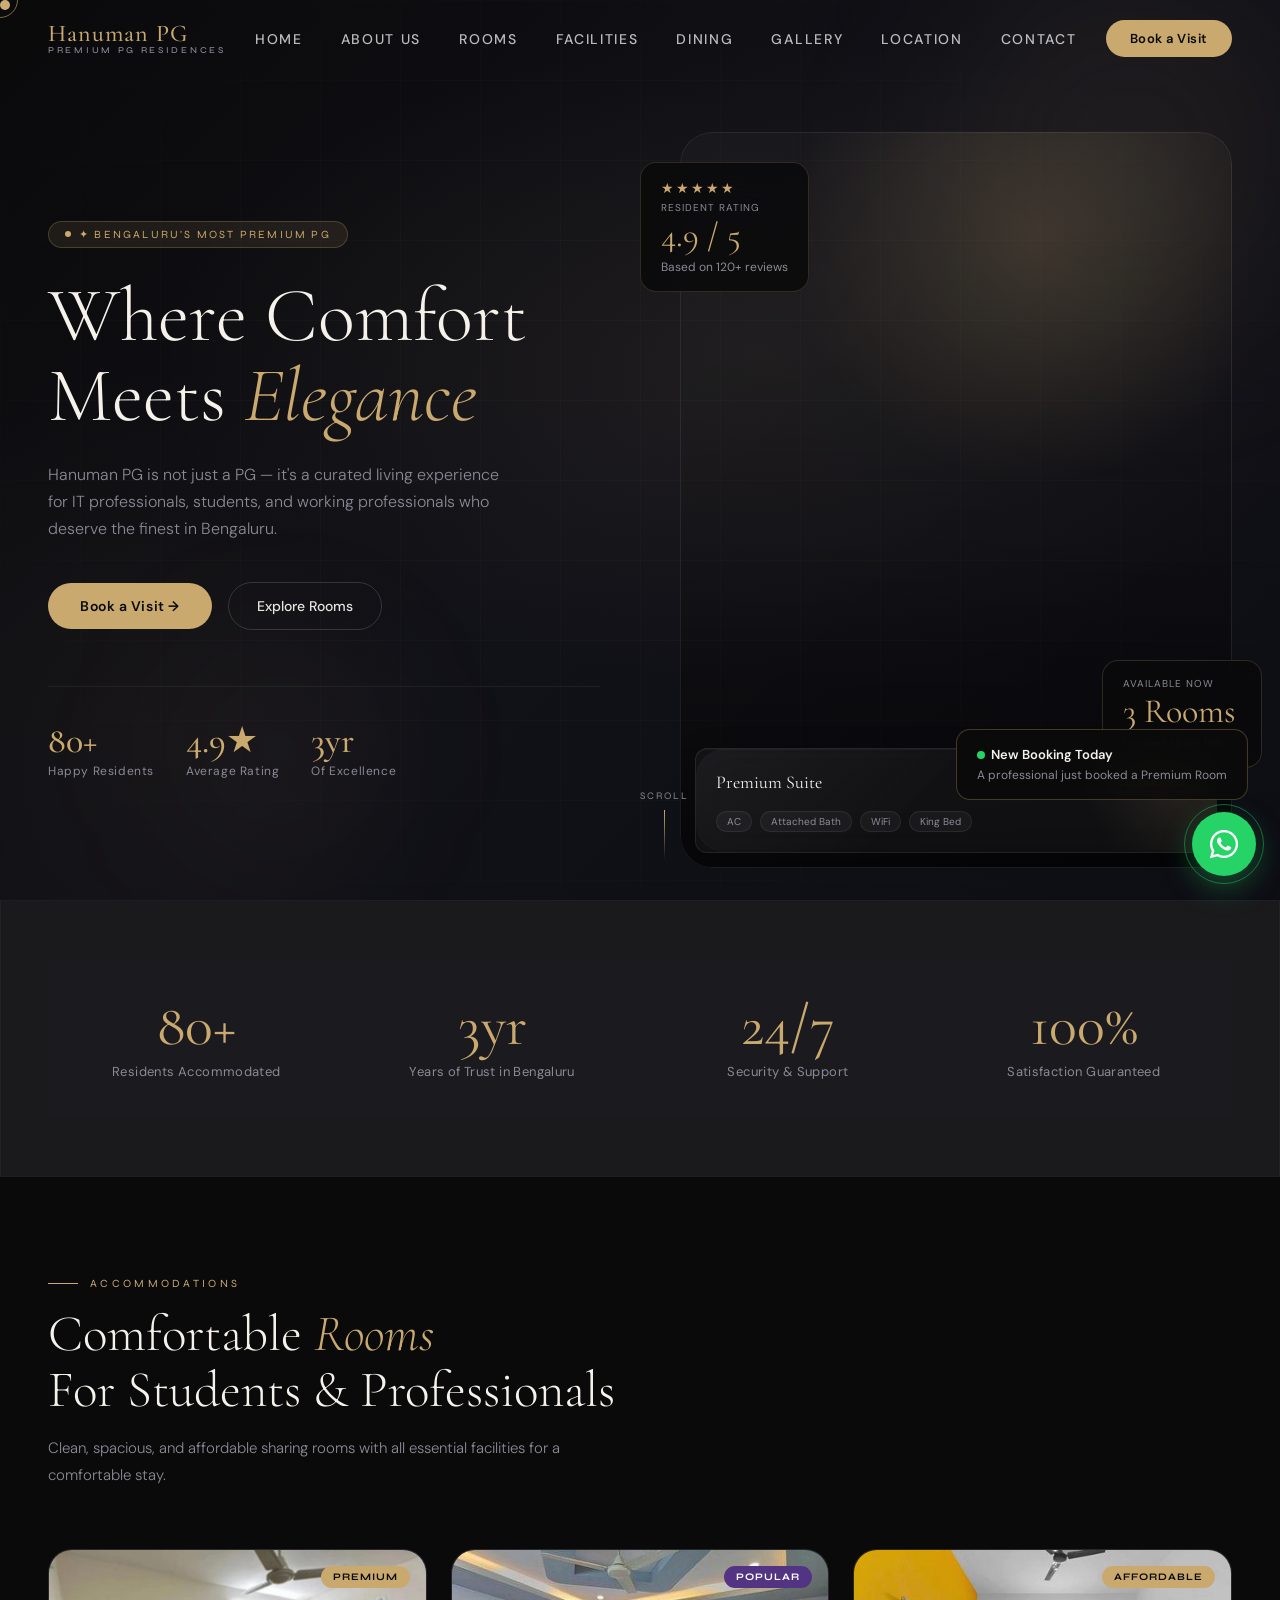
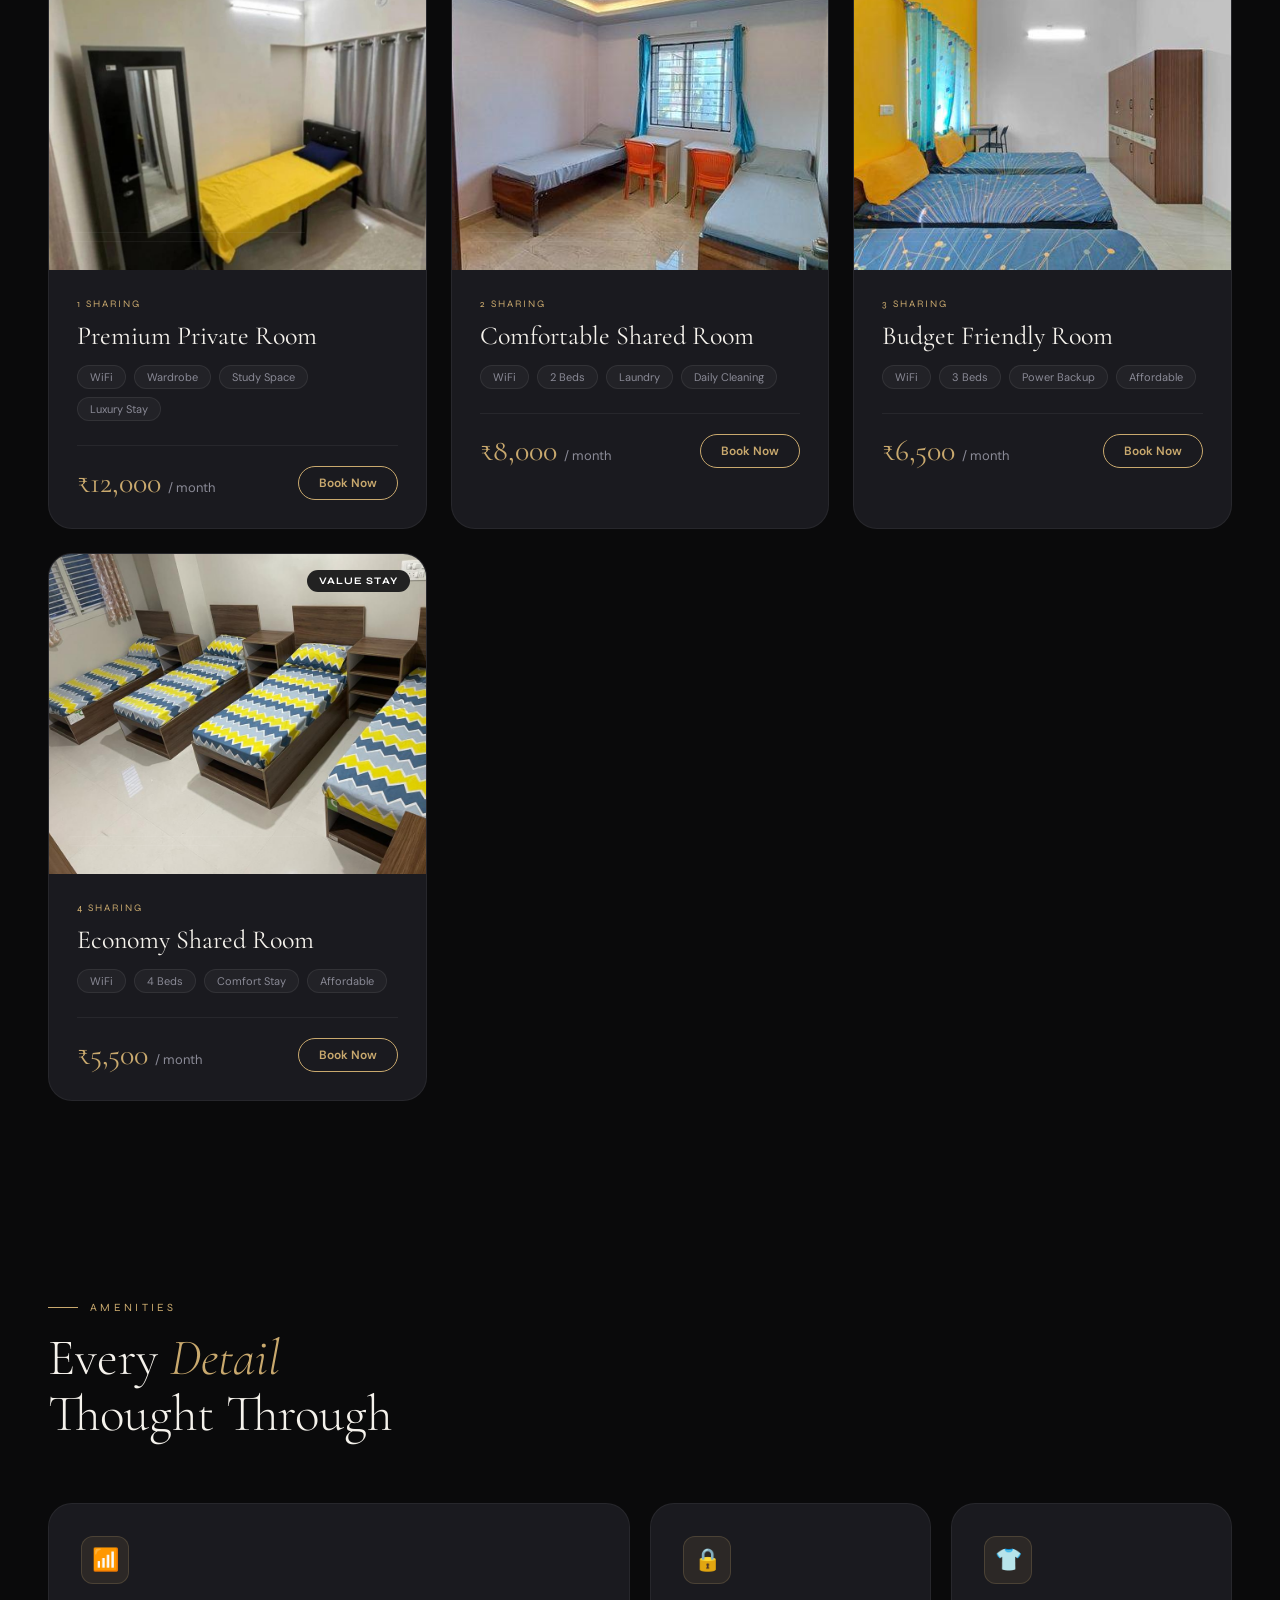
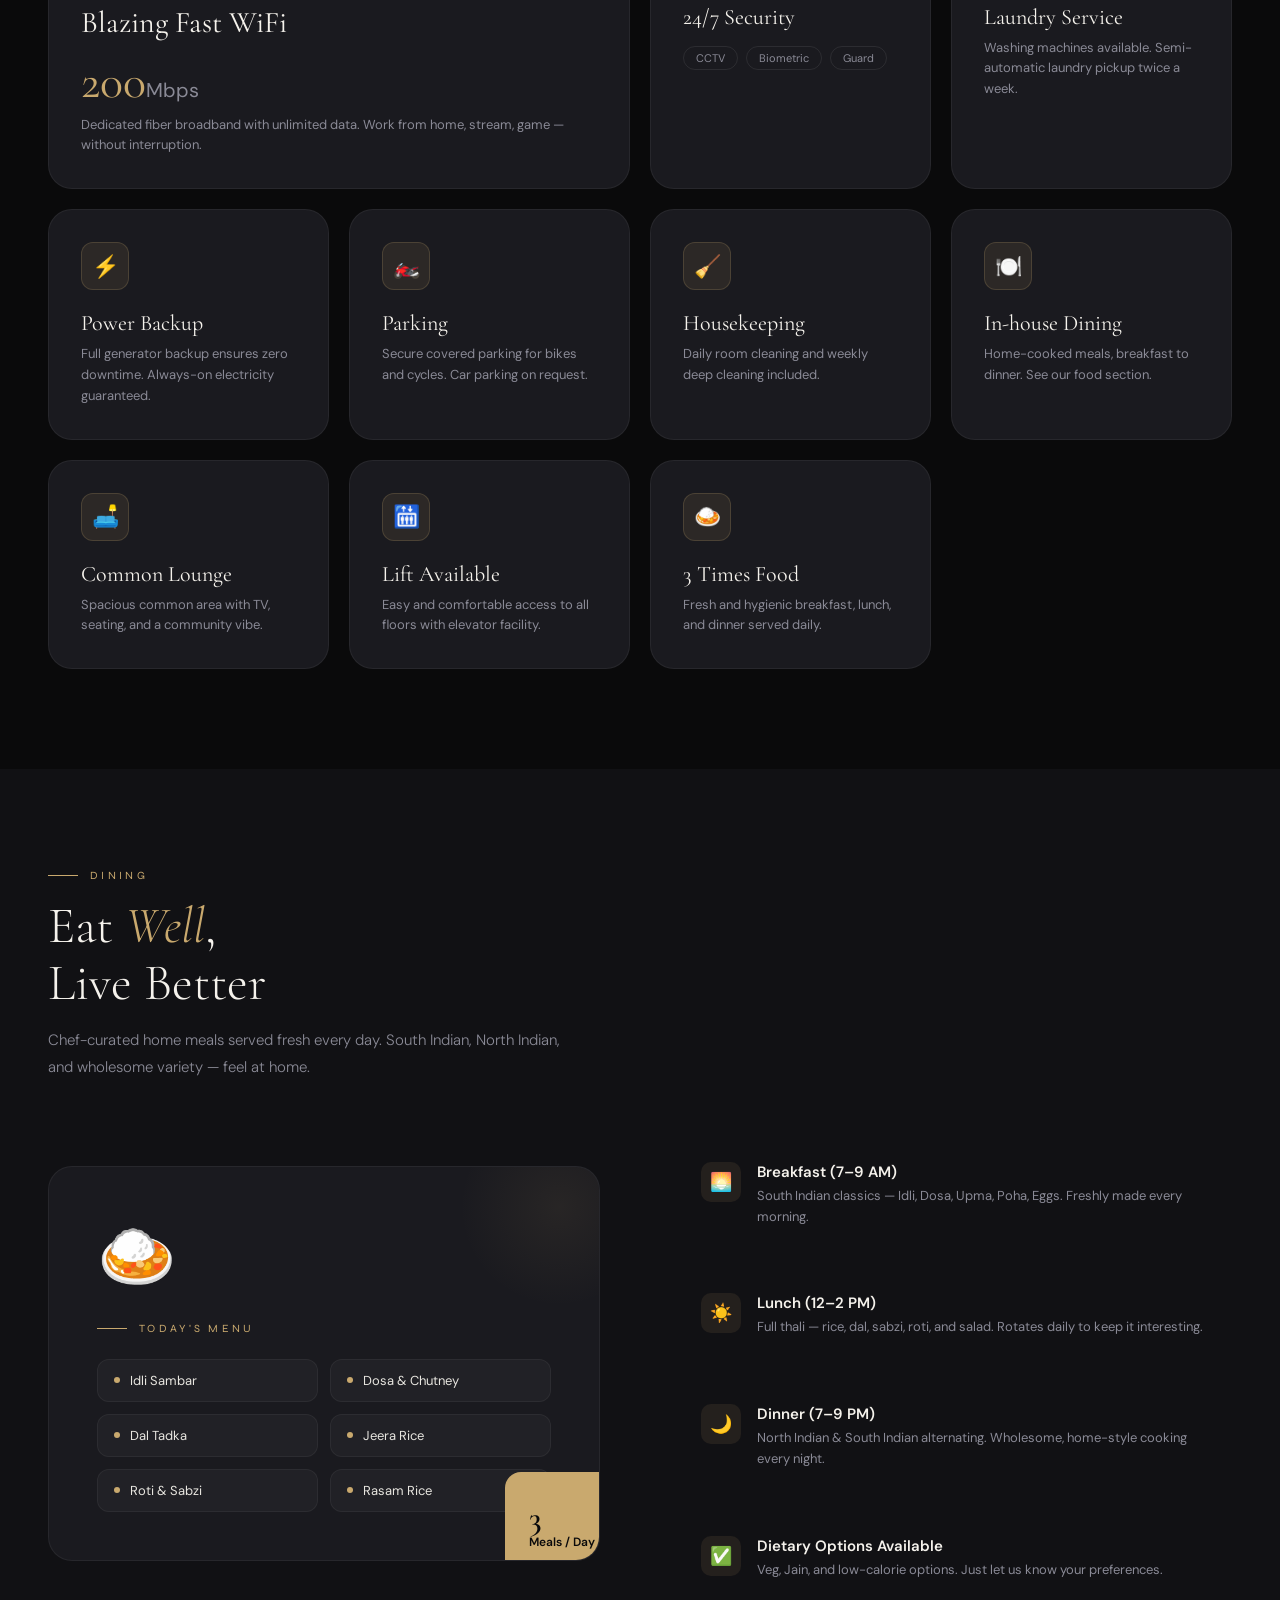
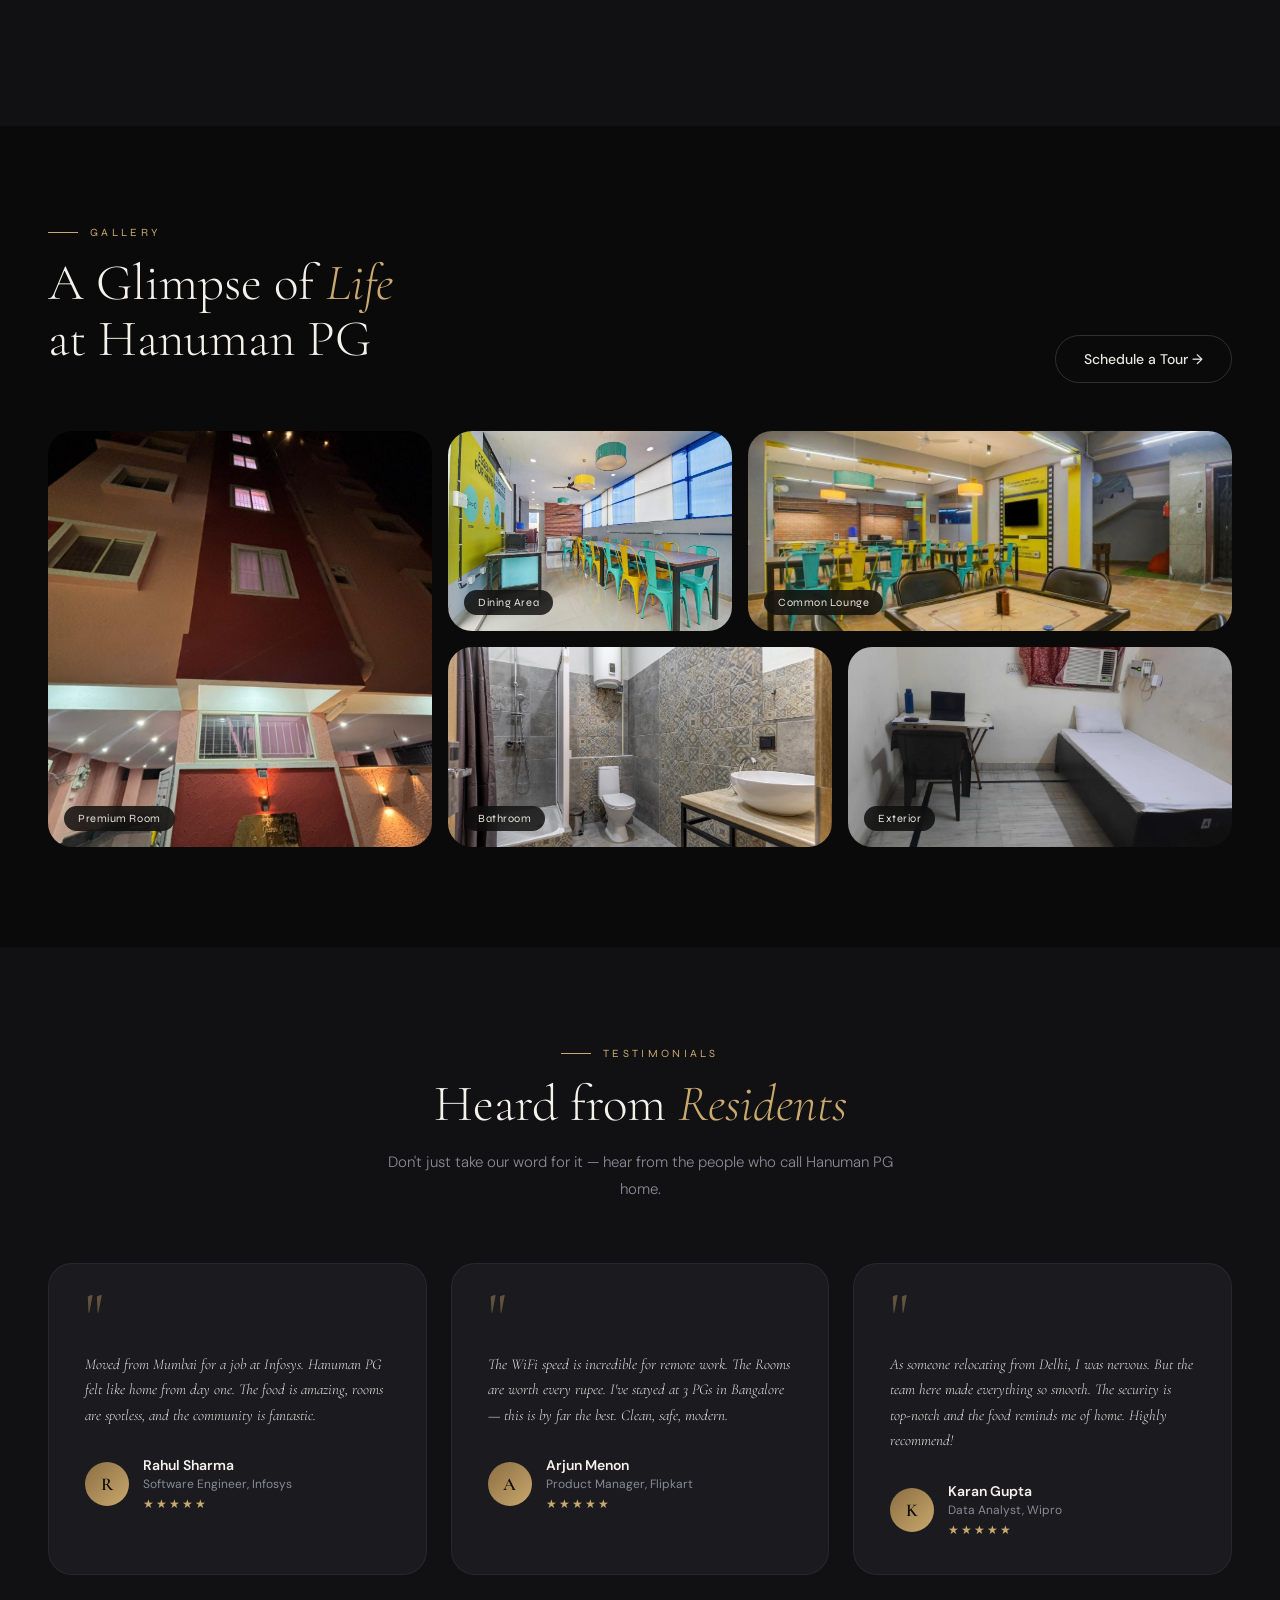
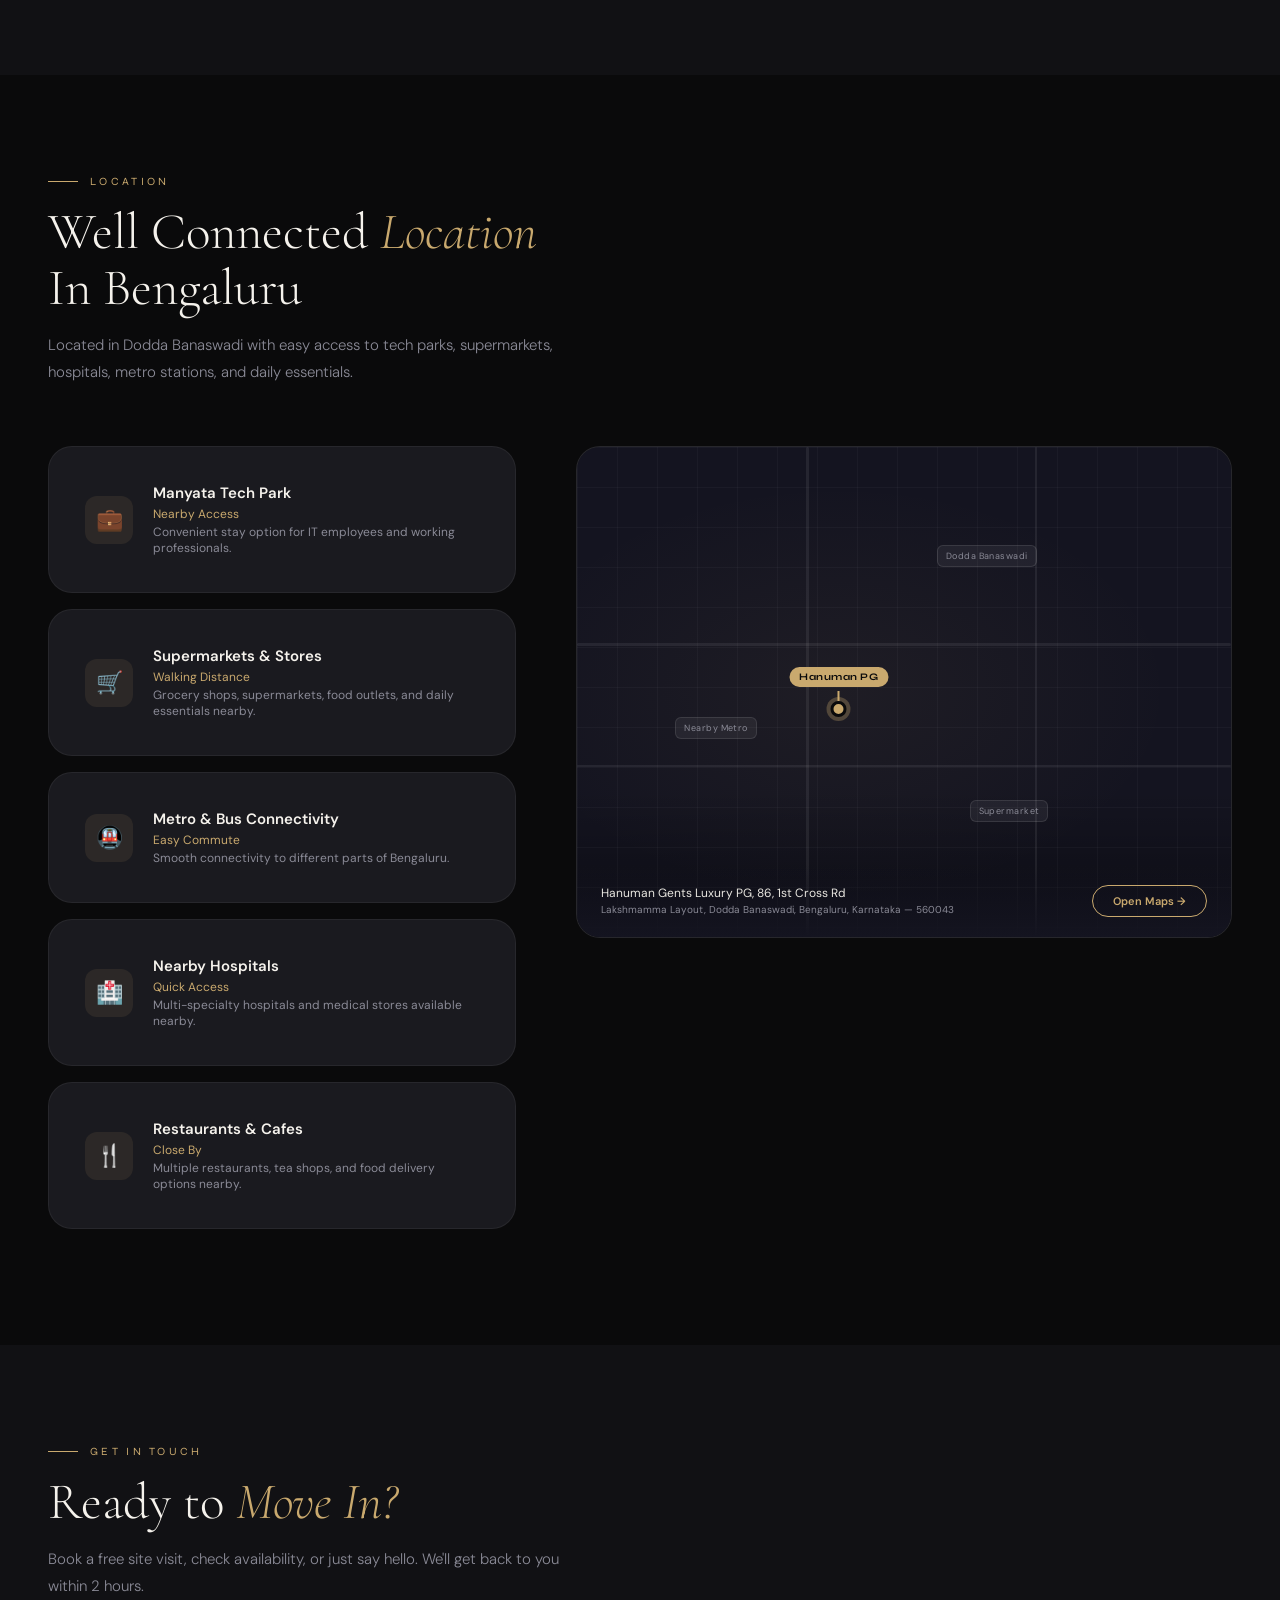
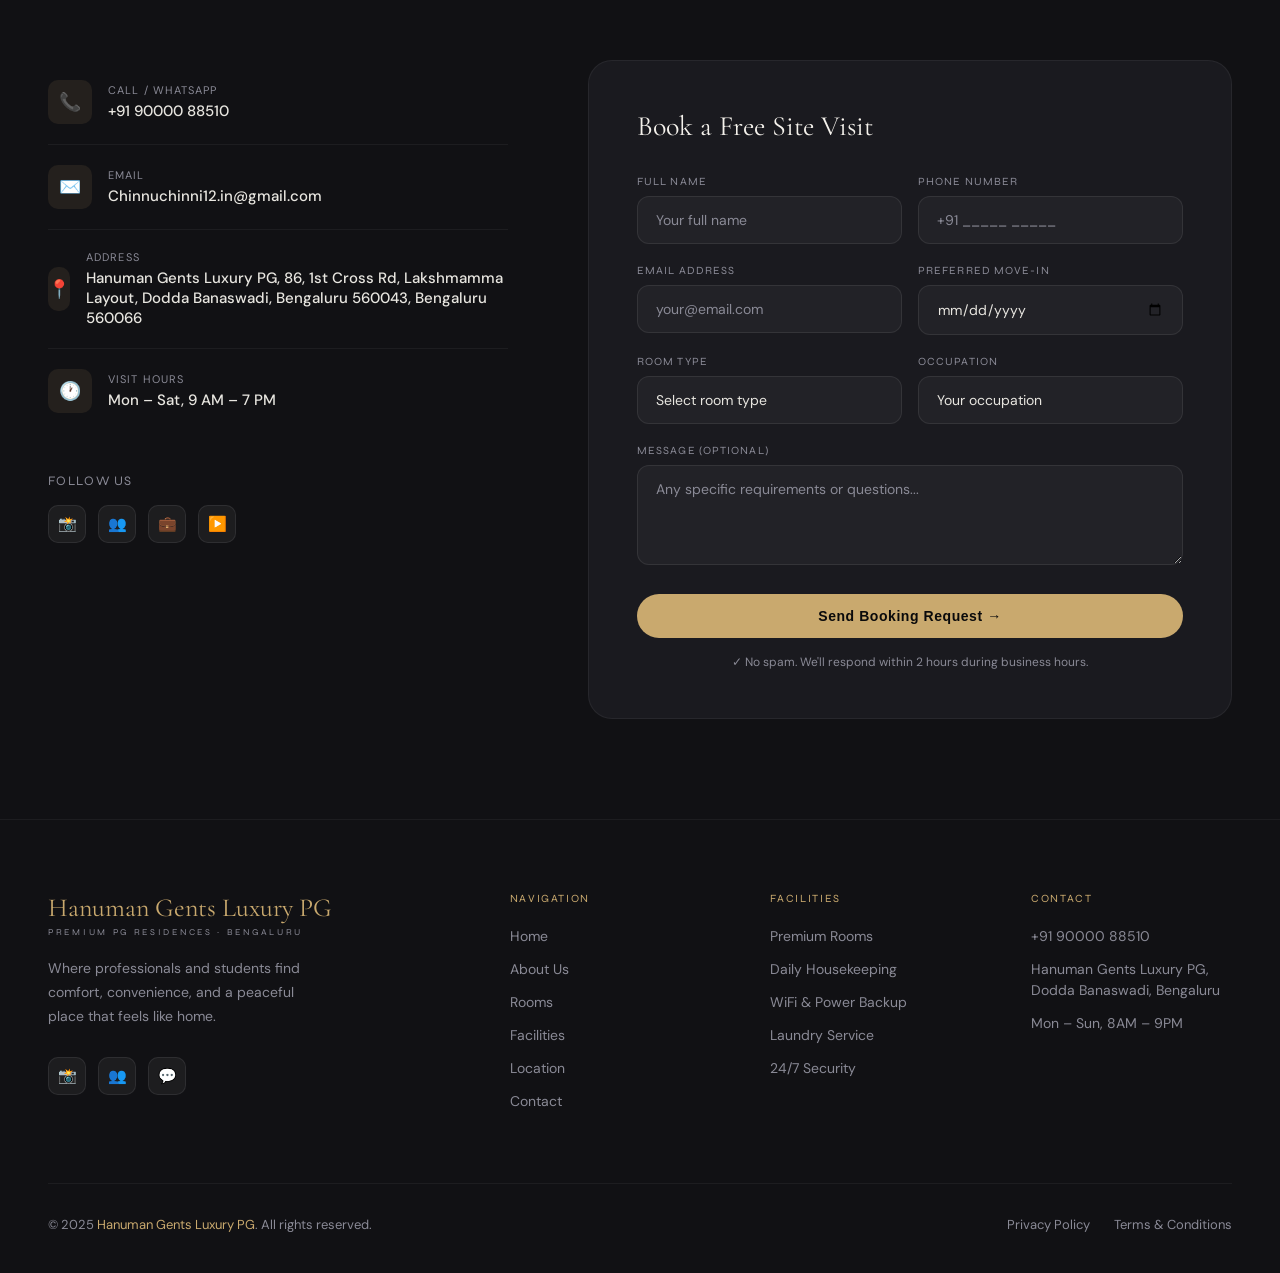
<file: index.html>
<!DOCTYPE html>
<html lang="en">
<head>
<meta charset="UTF-8">
<meta name="viewport" content="width=device-width, initial-scale=1.0">
<title>Hanuman PG — Premium PG Residences, Bengaluru</title>
<link rel="preconnect" href="https://fonts.googleapis.com">
<link rel="icon" type="image/png" sizes="32x32" href="images/logo.png">

<link href="https://fonts.googleapis.com/css2?family=Cormorant+Garamond:ital,wght@0,300;0,400;0,500;0,600;1,300;1,400&family=DM+Sans:wght@300;400;500;600&family=Syne:wght@400;500;600;700;800&display=swap" rel="stylesheet">
<link rel="stylesheet" type="text/css" href="style.css">
<link rel="stylesheet"
href="https://cdnjs.cloudflare.com/ajax/libs/font-awesome/6.5.1/css/all.min.css">
<link rel="stylesheet"
href="https://cdnjs.cloudflare.com/ajax/libs/font-awesome/6.5.1/css/all.min.css">

</head>
<body>

<!-- Custom cursor -->
<div class="cursor" id="cursor"></div>
<div class="cursor-ring" id="cursorRing"></div>
<!-- WhatsApp Float -->

<a href="https://wa.me/919000088510"
   class="whatsapp-float"
   target="_blank"
   title="Chat on WhatsApp">

    <i class="fab fa-whatsapp"></i>

</a>
<!-- Toast notification -->
<div class="toast" id="toast">
    <div class="toast-title"><span class="toast-dot"></span>New Booking Today</div>
    <div class="toast-msg">A professional just booked a Premium Room</div>
</div>

<!-- ── NAVBAR ── -->
<nav id="navbar">
    <a href="index.html" class="nav-logo">
    Hanuman PG
    <span>Premium PG Residences</span>
</a>
    <ul class="nav-links">
        <li><a href="index.html">Home</a></li>
        <li><a href="about-us.html">About Us</a></li>
        <li><a href="rooms.html">Rooms</a></li>
        <li><a href="facilities.html">Facilities</a></li>
        <li><a href="dining.html">Dining</a></li>
        <li><a href="gallery.html">Gallery</a></li>
        <li><a href="location.html">Location</a></li>
        <li><a href="contact.html">Contact</a></li>
    </ul>
    <a href="contact.html" class="nav-cta">Book a Visit</a>
    <button class="nav-mobile-btn" id="mobileMenuBtn" aria-label="Open menu">
        <span></span><span></span><span></span>
    </button>
</nav>

<!-- Mobile menu -->
<div class="mobile-menu" id="mobileMenu">
    <button class="mobile-close" id="mobileClose">✕</button>

    <ul class="mobile-nav-links">
        <li>
            <a href="index.html" class="mobile-link"> Home </a>
        </li>

        <li>
            <a href="about-us.html" class="mobile-link"> About Us </a>
        </li>

        <li>
            <a href="rooms.html" class="mobile-link"> Rooms </a>
        </li>

        <li>
            <a href="facilities.html" class="mobile-link"> Facilities </a>
        </li>

        <li>
            <a href="dining.html" class="mobile-link"> Dining </a>
        </li>

        <li>
            <a href="gallery.html" class="mobile-link"> Gallery </a>
        </li>

        <li>
            <a href="location.html" class="mobile-link"> Location </a>
        </li>

        <li>
            <a href="contact.html" class="mobile-link"> Contact </a>
        </li>
    </ul>
</div>

<!-- ── HERO ── -->
<div class="hero" id="home">
    <div class="hero-bg"></div>
    <div class="hero-grid"></div>
    <div class="hero-orb hero-orb-1"></div>
    <div class="hero-orb hero-orb-2"></div>
    <div class="hero-content">
        <div class="hero-text">
            <div class="hero-badge">✦ Bengaluru's Most Premium PG</div>
            <h1 class="hero-title">Where Comfort<br />Meets <em>Elegance</em></h1>
            <p class="hero-subtitle">
                Hanuman PG is not just a PG — it's a curated living experience for IT professionals, students, and
                working professionals who deserve the finest in Bengaluru.
            </p>
            <div class="hero-actions">
                <a href="contact.html" class="btn-primary">Book a Visit →</a>
                <a href="rooms.html" class="btn-ghost">Explore Rooms</a>
            </div>
            <div class="hero-stats">
                <div>
                    <div class="hero-stat-num">80+</div>
                    <div class="hero-stat-label">Happy Residents</div>
                </div>
                <div>
                    <div class="hero-stat-num">4.9★</div>
                    <div class="hero-stat-label">Average Rating</div>
                </div>
                <div>
                    <div class="hero-stat-num">3yr</div>
                    <div class="hero-stat-label">Of Excellence</div>
                </div>
            </div>
        </div>
        <div class="hero-visual">
            <div class="hero-float-card hero-float-1">
                <div class="rating-stars">★★★★★</div>
                <div class="float-label">Resident Rating</div>
                <div class="float-value">4.9 / 5</div>
                <div class="float-sub">Based on 120+ reviews</div>
            </div>
            <div class="hero-main-img">
                <div class="hero-main-img-inner">
                    <div class="room-mock">
                        <div class="room-mock-header">
                            <span class="room-mock-title">Premium Suite</span>
                            <span class="room-mock-price">₹12,000/mo</span>
                        </div>
                        <div class="room-mock-features">
                            <span class="room-mock-tag">AC</span>
                            <span class="room-mock-tag">Attached Bath</span>
                            <span class="room-mock-tag">WiFi</span>
                            <span class="room-mock-tag">King Bed</span>
                        </div>
                    </div>
                </div>
            </div>
            <div class="hero-float-card hero-float-2">
                <div class="float-label">Available Now</div>
                <div class="float-value">3 Rooms</div>
                <div class="float-sub">Limited spots left</div>
            </div>
        </div>
    </div>
    <div class="scroll-indicator">
        <span>Scroll</span>
        <div class="scroll-line"></div>
    </div>
</div>

<!-- ── STATS STRIP ── -->
<div class="about-strip">
    <div>
        <div class="about-item reveal">
            <span class="about-num">80<span class="about-unit">+</span></span>
            <div class="about-lbl">Residents Accommodated</div>
        </div>
        <div class="about-item reveal reveal-delay-1">
            <span class="about-num">3<span class="about-unit">yr</span></span>
            <div class="about-lbl">Years of Trust in Bengaluru</div>
        </div>
        <div class="about-item reveal reveal-delay-2">
            <span class="about-num">24<span class="about-unit">/7</span></span>
            <div class="about-lbl">Security & Support</div>
        </div>
        <div class="about-item reveal reveal-delay-3">
            <span class="about-num">100<span class="about-unit">%</span></span>
            <div class="about-lbl">Satisfaction Guaranteed</div>
        </div>
    </div>
</div>

<!-- ── ROOMS ── -->
<section id="rooms">
    <div class="reveal">
        <div class="section-eyebrow">Accommodations</div>

        <h2 class="section-title">
            Comfortable <em>Rooms</em><br />
            For Students & Professionals
        </h2>

        <p class="section-desc">
            Clean, spacious, and affordable sharing rooms with all essential facilities for a comfortable stay.
        </p>
    </div>

    <div class="rooms-grid">
      <!-- Room 1 -->
<div class="room-card reveal reveal-delay-1">

    <div class="room-img">

        <div class="room-img-inner rv-1 room-visual">

            <div class="rv-overlay">
                <img src="images/rooms/1-sharing.jpeg" alt="1 Sharing Room">
            </div>

            <div class="rv-lines">
                <div class="rv-line"></div>
                <div class="rv-line"></div>
            </div>

        </div>

        <div class="room-badge">
            Premium
        </div>

    </div>

    <div class="room-body">

        <div class="room-type">
            1 Sharing
        </div>

        <div class="room-name">
            Premium Private Room
        </div>

        <div class="room-features">
            <span class="room-feat">WiFi</span>

            <span class="room-feat">Wardrobe</span>

            <span class="room-feat">Study Space</span>

            <span class="room-feat">Luxury Stay</span>
        </div>

        <div class="room-footer">

            <div>
                <div class="room-price">
                    ₹12,000 <span>/ month</span>
                </div>
            </div>

            <a href="https://wa.me/919000088510" class="btn-sm">
                Book Now
            </a>

        </div>

    </div>

</div>

<!-- Room 2 -->
<div class="room-card reveal reveal-delay-2">

    <div class="room-img">

        <div class="room-img-inner rv-2 room-visual">

            <div class="rv-overlay">
                <img src="images/rooms/2-sharing.jpeg" alt="2 Sharing Room">
            </div>

            <div class="rv-lines">
                <div class="rv-line"></div>
                <div class="rv-line"></div>
            </div>

        </div>

        <div class="room-badge" style="background: #533483; color: white">
            Popular
        </div>

    </div>

    <div class="room-body">

        <div class="room-type">
            2 Sharing
        </div>

        <div class="room-name">
            Comfortable Shared Room
        </div>

        <div class="room-features">
            <span class="room-feat">WiFi</span>

            <span class="room-feat">2 Beds</span>

            <span class="room-feat">Laundry</span>

            <span class="room-feat">Daily Cleaning</span>
        </div>

        <div class="room-footer">

            <div>
                <div class="room-price">
                    ₹8,000 <span>/ month</span>
                </div>
            </div>

            <a href="https://wa.me/919000088510" class="btn-sm">
                Book Now
            </a>

        </div>

    </div>

</div>

<!-- Room 3 -->
<div class="room-card reveal reveal-delay-3">

    <div class="room-img">

        <div class="room-img-inner rv-3 room-visual">

            <div class="rv-overlay">
                <img src="images/rooms/3-sharing.jpeg" alt="3 Sharing Room">
            </div>

            <div class="rv-lines">
                <div class="rv-line"></div>
                <div class="rv-line"></div>
            </div>

        </div>

        <div class="room-badge">
            Affordable
        </div>

    </div>

    <div class="room-body">

        <div class="room-type">
            3 Sharing
        </div>

        <div class="room-name">
            Budget Friendly Room
        </div>

        <div class="room-features">
            <span class="room-feat">WiFi</span>

            <span class="room-feat">3 Beds</span>

            <span class="room-feat">Power Backup</span>

            <span class="room-feat">Affordable</span>
        </div>

        <div class="room-footer">

            <div>
                <div class="room-price">
                    ₹6,500 <span>/ month</span>
                </div>
            </div>

            <a href="https://wa.me/919000088510" class="btn-sm">
                Book Now
            </a>

        </div>

    </div>

</div>

<!-- Room 4 -->
<div class="room-card reveal reveal-delay-4">

    <div class="room-img">

        <div class="room-img-inner rv-4 room-visual">

            <div class="rv-overlay">
                <img src="images/rooms/4-sharing.jpeg" alt="4 Sharing Room">
            </div>

            <div class="rv-lines">
                <div class="rv-line"></div>
                <div class="rv-line"></div>
            </div>

        </div>

        <div class="room-badge" style="background: #222; color: white">
            Value Stay
        </div>

    </div>

    <div class="room-body">

        <div class="room-type">
            4 Sharing
        </div>

        <div class="room-name">
            Economy Shared Room
        </div>

        <div class="room-features">
            <span class="room-feat">WiFi</span>

            <span class="room-feat">4 Beds</span>

            <span class="room-feat">Comfort Stay</span>

            <span class="room-feat">Affordable</span>
        </div>

        <div class="room-footer">

            <div>
                <div class="room-price">
                    ₹5,500 <span>/ month</span>
                </div>
            </div>

            <a href="https://wa.me/919000088510" class="btn-sm">
                Book Now
            </a>

        </div>

    </div>

</div>
    </div>
</section>

<!-- ── FACILITIES BENTO ── -->
<section id="facilities">
    <div class="reveal">
        <div class="section-eyebrow">Amenities</div>
        <h2 class="section-title">Every <em>Detail</em><br />Thought Through</h2>
    </div>
    <div class="bento-grid">
        <div class="bento-cell bento-span-2 bento-big reveal">
            <div class="bento-icon">📶</div>
            <div class="bento-title">Blazing Fast WiFi</div>
            <div class="wifi-speed">200<span>Mbps</span></div>
            <div class="bento-desc">
                Dedicated fiber broadband with unlimited data. Work from home, stream, game — without interruption.
            </div>
        </div>

        <div class="bento-cell reveal reveal-delay-2">
            <div class="bento-icon">🔒</div>
            <div class="bento-title">24/7 Security</div>
            <div class="security-badges">
                <span class="sec-badge">CCTV</span>
                <span class="sec-badge">Biometric</span>
                <span class="sec-badge">Guard</span>
            </div>
        </div>
        <div class="bento-cell reveal reveal-delay-1">
            <div class="bento-icon">👕</div>
            <div class="bento-title">Laundry Service</div>
            <div class="bento-desc">Washing machines available. Semi-automatic laundry pickup twice a week.</div>
        </div>
        <div class="bento-cell reveal reveal-delay-2">
            <div class="bento-icon">⚡</div>
            <div class="bento-title">Power Backup</div>
            <div class="bento-desc">Full generator backup ensures zero downtime. Always-on electricity guaranteed.</div>
        </div>
        <div class="bento-cell reveal reveal-delay-3">
            <div class="bento-icon">🏍️</div>
            <div class="bento-title">Parking</div>
            <div class="bento-desc">Secure covered parking for bikes and cycles. Car parking on request.</div>
        </div>
        <div class="bento-cell reveal reveal-delay-4">
            <div class="bento-icon">🧹</div>
            <div class="bento-title">Housekeeping</div>
            <div class="bento-desc">Daily room cleaning and weekly deep cleaning included.</div>
        </div>
        <div class="bento-cell reveal reveal-delay-5">
            <div class="bento-icon">🍽️</div>
            <div class="bento-title">In-house Dining</div>
            <div class="bento-desc">Home-cooked meals, breakfast to dinner. See our food section.</div>
        </div>
        <div class="bento-cell reveal reveal-delay-1">
            <div class="bento-icon">🛋️</div>
            <div class="bento-title">Common Lounge</div>
            <div class="bento-desc">Spacious common area with TV, seating, and a community vibe.</div>
        </div>
        <div class="bento-cell reveal reveal-delay-2">
            <div class="bento-icon">🛗</div>
            <div class="bento-title">Lift Available</div>
            <div class="bento-desc">
                Easy and comfortable access to all floors with elevator facility.
            </div>
        </div>

        <div class="bento-cell reveal reveal-delay-3">
            <div class="bento-icon">🍛</div>
            <div class="bento-title">3 Times Food</div>
            <div class="bento-desc">
                Fresh and hygienic breakfast, lunch, and dinner served daily.
            </div>
        </div>

    </div>
</section>

<!-- ── FOOD SECTION ── -->
<div class="food-section">
    <section id="food">
        <div class="reveal">
            <div class="section-eyebrow">Dining</div>
            <h2 class="section-title">Eat <em>Well</em>,<br />Live Better</h2>
            <p class="section-desc">
                Chef-curated home meals served fresh every day. South Indian, North Indian, and wholesome variety — feel
                at home.
            </p>
        </div>
        <div class="food-layout">
            <div class="food-visual reveal">
                <div class="food-card">
                    <span class="food-emoji">🍛</span>
                    <div class="section-eyebrow" style="margin-bottom: 12px">Today's Menu</div>
                    <div class="food-menu">
                        <div class="food-item">
                            <span class="food-dot"></span><span class="food-item-name">Idli Sambar</span>
                        </div>
                        <div class="food-item">
                            <span class="food-dot"></span><span class="food-item-name">Dosa & Chutney</span>
                        </div>
                        <div class="food-item">
                            <span class="food-dot"></span><span class="food-item-name">Dal Tadka</span>
                        </div>
                        <div class="food-item">
                            <span class="food-dot"></span><span class="food-item-name">Jeera Rice</span>
                        </div>
                        <div class="food-item">
                            <span class="food-dot"></span><span class="food-item-name">Roti & Sabzi</span>
                        </div>
                        <div class="food-item">
                            <span class="food-dot"></span><span class="food-item-name">Rasam Rice</span>
                        </div>
                    </div>
                    <div class="food-float">
                        <div class="food-float-num">3</div>
                        <div class="food-float-lbl">Meals / Day</div>
                    </div>
                </div>
            </div>
            <div class="food-text reveal reveal-delay-2">
                <div class="food-feature">
                    <div class="food-feature-icon">🌅</div>
                    <div>
                        <div class="food-feature-title">Breakfast (7–9 AM)</div>
                        <div class="food-feature-desc">
                            South Indian classics — Idli, Dosa, Upma, Poha, Eggs. Freshly made every morning.
                        </div>
                    </div>
                </div>
                <div class="food-feature">
                    <div class="food-feature-icon">☀️</div>
                    <div>
                        <div class="food-feature-title">Lunch (12–2 PM)</div>
                        <div class="food-feature-desc">
                            Full thali — rice, dal, sabzi, roti, and salad. Rotates daily to keep it interesting.
                        </div>
                    </div>
                </div>
                <div class="food-feature">
                    <div class="food-feature-icon">🌙</div>
                    <div>
                        <div class="food-feature-title">Dinner (7–9 PM)</div>
                        <div class="food-feature-desc">
                            North Indian & South Indian alternating. Wholesome, home-style cooking every night.
                        </div>
                    </div>
                </div>
                <div class="food-feature">
                    <div class="food-feature-icon">✅</div>
                    <div>
                        <div class="food-feature-title">Dietary Options Available</div>
                        <div class="food-feature-desc">
                            Veg, Jain, and low-calorie options. Just let us know your preferences.
                        </div>
                    </div>
                </div>
            </div>
        </div>
    </section>
</div>
<!-- ── GALLERY ── -->
<section id="gallery">

    <div class="gallery-header reveal">

        <div>
            <div class="section-eyebrow">
                Gallery
            </div>

            <h2 class="section-title">
                A Glimpse of <em>Life</em><br />
                at Hanuman PG
            </h2>
        </div>

        <a href="#contact" class="btn-ghost" style="white-space: nowrap">
            Schedule a Tour →
        </a>

    </div>

    <div class="gallery-grid reveal">

        <!-- IMAGE 1 -->

        <div class="gal-cell gc-1">

            <div class="gal-inner gi-1">

              
                  <img src="images/gallery/exterior.jpeg" alt="Building Exterior">

            </div>

            <div class="gal-overlay">
                <div class="gal-overlay-icon">🔍</div>
            </div>

            <div class="gal-label">
                Premium Room
            </div>

        </div>

        <!-- IMAGE 2 -->

        <div class="gal-cell gc-2">

            <div class="gal-inner gi-2">

                <img src="images/gallery/dining.jpeg" alt="Dining Area">

            </div>

            <div class="gal-overlay">
                <div class="gal-overlay-icon">🔍</div>
            </div>

            <div class="gal-label">
                Dining Area
            </div>

        </div>

        <!-- IMAGE 3 -->

        <div class="gal-cell gc-3">

            <div class="gal-inner gi-3">

                <img src="images/gallery/lounge.jpeg" alt="Common Lounge">

            </div>

            <div class="gal-overlay">
                <div class="gal-overlay-icon">🔍</div>
            </div>

            <div class="gal-label">
                Common Lounge
            </div>

        </div>

        <!-- IMAGE 4 -->

        <div class="gal-cell gc-4">

            <div class="gal-inner gi-4">

                <img src="images/gallery/bathroom.jpeg" alt="Bathroom">

            </div>

            <div class="gal-overlay">
                <div class="gal-overlay-icon">🔍</div>
            </div>

            <div class="gal-label">
                Bathroom
            </div>

        </div>

        <!-- IMAGE 5 -->

        <div class="gal-cell gc-5">

            <div class="gal-inner gi-5">

                 <img src="images/gallery/room-1.jpeg" alt="Premium Room">

            </div>

            <div class="gal-overlay">
                <div class="gal-overlay-icon">🔍</div>
            </div>

            <div class="gal-label">
                Exterior
            </div>

        </div>

    </div>

</section>

<!-- ── TESTIMONIALS ── -->
<div class="testimonials">
    <section>
        <div class="reveal" style="text-align: center; max-width: none">
            <div class="section-eyebrow" style="justify-content: center">Testimonials</div>
            <h2 class="section-title" style="text-align: center">Heard from <em>Residents</em></h2>
            <p class="section-desc" style="margin: 0 auto 0">
                Don't just take our word for it — hear from the people who call Hanuman PG home.
            </p>
        </div>
        <div class="testi-grid">
            <div class="testi-card reveal reveal-delay-1">
                <div class="testi-quote">"</div>
                <p class="testi-text">
                    Moved from Mumbai for a job at Infosys. Hanuman PG felt like home from day one. The food is
                    amazing, rooms are spotless, and the community is fantastic.
                </p>
                <div class="testi-author">
                    <div class="testi-avatar">R</div>
                    <div>
                        <div class="testi-name">Rahul Sharma</div>
                        <div class="testi-role">Software Engineer, Infosys</div>
                        <div class="testi-stars">★★★★★</div>
                    </div>
                </div>
            </div>
            <div class="testi-card reveal reveal-delay-2">
                <div class="testi-quote">"</div>
                <p class="testi-text">
                    The WiFi speed is incredible for remote work. The Rooms are worth every rupee. I've stayed at 3 PGs
                    in Bangalore — this is by far the best. Clean, safe, modern.
                </p>
                <div class="testi-author">
                    <div class="testi-avatar">A</div>
                    <div>
                        <div class="testi-name">Arjun Menon</div>
                        <div class="testi-role">Product Manager, Flipkart</div>
                        <div class="testi-stars">★★★★★</div>
                    </div>
                </div>
            </div>
            <div class="testi-card reveal reveal-delay-3">
                <div class="testi-quote">"</div>
                <p class="testi-text">
                    As someone relocating from Delhi, I was nervous. But the team here made everything so smooth. The
                    security is top-notch and the food reminds me of home. Highly recommend!
                </p>
                <div class="testi-author">
                    <div class="testi-avatar">K</div>
                    <div>
                        <div class="testi-name">Karan Gupta</div>
                        <div class="testi-role">Data Analyst, Wipro</div>
                        <div class="testi-stars">★★★★★</div>
                    </div>
                </div>
            </div>
        </div>
    </section>
</div>

<!-- ── LOCATION ── -->
<section id="location">

    <div class="reveal">
        <div class="section-eyebrow">Location</div>

        <h2 class="section-title">
            Well Connected <em>Location</em><br />
            In Bengaluru
        </h2>

        <p class="section-desc">
            Located in Dodda Banaswadi with easy access to tech parks, supermarkets, hospitals, metro stations, and daily essentials.
        </p>
    </div>

    <div class="location-layout">

        <div>

            <div class="location-card reveal">
                <div class="loc-icon">💼</div>

                <div>
                    <div class="loc-name">
                        Manyata Tech Park
                    </div>

                    <div class="loc-dist">
                        Nearby Access
                    </div>

                    <div class="loc-desc">
                        Convenient stay option for IT employees and working professionals.
                    </div>
                </div>
            </div>

            <div class="location-card reveal reveal-delay-1">
                <div class="loc-icon">🛒</div>

                <div>
                    <div class="loc-name">
                        Supermarkets & Stores
                    </div>

                    <div class="loc-dist">
                        Walking Distance
                    </div>

                    <div class="loc-desc">
                        Grocery shops, supermarkets, food outlets, and daily essentials nearby.
                    </div>
                </div>
            </div>

            <div class="location-card reveal reveal-delay-2">
                <div class="loc-icon">🚇</div>

                <div>
                    <div class="loc-name">
                        Metro & Bus Connectivity
                    </div>

                    <div class="loc-dist">
                        Easy Commute
                    </div>

                    <div class="loc-desc">
                        Smooth connectivity to different parts of Bengaluru.
                    </div>
                </div>
            </div>

            <div class="location-card reveal reveal-delay-3">
                <div class="loc-icon">🏥</div>

                <div>
                    <div class="loc-name">
                        Nearby Hospitals
                    </div>

                    <div class="loc-dist">
                        Quick Access
                    </div>

                    <div class="loc-desc">
                        Multi-specialty hospitals and medical stores available nearby.
                    </div>
                </div>
            </div>

            <div class="location-card reveal reveal-delay-4">
                <div class="loc-icon">🍴</div>

                <div>
                    <div class="loc-name">
                        Restaurants & Cafes
                    </div>

                    <div class="loc-dist">
                        Close By
                    </div>

                    <div class="loc-desc">
                        Multiple restaurants, tea shops, and food delivery options nearby.
                    </div>
                </div>
            </div>

        </div>

        <div class="reveal reveal-delay-2">

            <div class="map-mock">

                <div class="map-bg">

                    <div class="map-lines"></div>

                    <div class="map-roads">
                        <div class="map-road mr1"></div>
                        <div class="map-road mr2"></div>
                        <div class="map-road mr3"></div>
                        <div class="map-road mr4"></div>
                    </div>

                    <div class="map-landmark ml1">
                        Dodda Banaswadi
                    </div>

                    <div class="map-landmark ml2">
                        Nearby Metro
                    </div>

                    <div class="map-landmark ml3">
                        Supermarket
                    </div>

                    <div class="map-pin">
                        <div class="pin-label">
                            Hanuman PG
                        </div>

                        <div class="pin-tail"></div>

                        <div class="pin-dot"></div>
                    </div>

                </div>

                <div class="map-footer">

                    <div class="map-addr">
                        Hanuman Gents Luxury PG, 86, 1st Cross Rd

                        <span>
                            Lakshmamma Layout, Dodda Banaswadi, Bengaluru, Karnataka — 560043
                        </span>
                    </div>

                    <a
                        href="https://www.google.com/maps/dir/13.0033912,77.6428625/Hanuman+gents+luxury+Pg,+86,+1st+Cross+Rd,+Lakshmamma+Layout,+Dodda+Banaswadi,+Bengaluru,+Karnataka+560043/@13.0091897,77.6376546,5012m/data=!3m2!1e3!4b1!4m9!4m8!1m1!4e1!1m5!1m1!1s0x3bae11007e8dc733:0x465aa2cfb8444f80!2m2!1d77.6539351!2d13.0139519!5m1!1e2?entry=ttu&g_ep=EgoyMDI2MDUxMy4wIKXMDSoASAFQAw%3D%3D"
                        target="_blank"
                        class="btn-sm"
                        style="font-size: 11px"
                    >
                        Open Maps →
                    </a>

                </div>

            </div>

        </div>

    </div>

</section>

<!-- ── CONTACT ── -->
<div class="contact-section">
    <section id="contact">
        <div class="reveal">
            <div class="section-eyebrow">Get In Touch</div>
            <h2 class="section-title">Ready to <em>Move In?</em></h2>
            <p class="section-desc">
                Book a free site visit, check availability, or just say hello. We'll get back to you within 2 hours.
            </p>
        </div>
        <div class="contact-layout">
            <div class="reveal">
                <div class="contact-detail">
                    <div class="contact-icon">📞</div>
                    <div>
                        <div class="contact-label">Call / WhatsApp</div>
                        <div class="contact-value">+91 90000 88510</div>
                    </div>
                </div>
                <div class="contact-detail">
                    <div class="contact-icon">✉️</div>
                    <div>
                        <div class="contact-label">Email</div>
                        <div class="contact-value">Chinnuchinni12.in@gmail.com</div>
                    </div>
                </div>
                <div class="contact-detail">
                    <div class="contact-icon">📍</div>
                    <div>
                        <div class="contact-label">Address</div>
                        <div class="contact-value">
                            Hanuman Gents Luxury PG, 86, 1st Cross Rd, Lakshmamma Layout, Dodda Banaswadi, Bengaluru
                            560043, Bengaluru 560066
                        </div>
                    </div>
                </div>
                <div class="contact-detail" style="border-bottom: none">
                    <div class="contact-icon">🕐</div>
                    <div>
                        <div class="contact-label">Visit Hours</div>
                        <div class="contact-value">Mon – Sat, 9 AM – 7 PM</div>
                    </div>
                </div>
                <div style="margin-top: 40px">
                    <div
                        style="
                            font-size: 13px;
                            color: var(--muted);
                            margin-bottom: 16px;
                            font-family: &quot;Syne&quot;, sans-serif;
                            letter-spacing: 0.1em;
                            text-transform: uppercase;
                        "
                    >
                        Follow Us
                    </div>
                    <div style="display: flex; gap: 12px">
                        <a href="#" class="social-link" title="Instagram">📸</a>
                        <a href="#" class="social-link" title="Facebook">👥</a>
                        <a href="#" class="social-link" title="LinkedIn">💼</a>
                        <a href="#" class="social-link" title="YouTube">▶️</a>
                    </div>
                </div>
            </div>
            <div class="contact-form reveal reveal-delay-2">
                <div class="form-title">Book a Free Site Visit</div>
                <form id="bookingForm">
                    <div class="form-row">
                        <div class="form-group">
                            <label class="form-label">Full Name</label>
                            <input type="text" class="form-input" placeholder="Your full name" required />
                        </div>
                        <div class="form-group">
                            <label class="form-label">Phone Number</label>
                            <input type="tel" class="form-input" placeholder="+91 _____ _____" required />
                        </div>
                    </div>
                    <div class="form-row">
                        <div class="form-group">
                            <label class="form-label">Email Address</label>
                            <input type="email" class="form-input" placeholder="your@email.com" />
                        </div>
                        <div class="form-group">
                            <label class="form-label">Preferred Move-in</label>
                            <input type="date" class="form-input" />
                        </div>
                    </div>
                    <div class="form-row">
                        <div class="form-group">
                            <label class="form-label">Room Type</label>

                            <select class="form-select form-input">
                                <option value="">Select room type</option>

                                <option>1 Sharing (₹12,000/month)</option>

                                <option>2 Sharing (₹8,000/month)</option>

                                <option>3 Sharing (₹6,500/month)</option>

                                <option>4 Sharing (₹5,500/month)</option>
                            </select>
                        </div>

                        <div class="form-group">
                            <label class="form-label">Occupation</label>

                            <select class="form-select form-input">
                                <option value="">Your occupation</option>

                                <option>IT Professional</option>

                                <option>Student</option>

                                <option>Working Professional</option>

                                <option>Job Seeker</option>

                                <option>Other</option>
                            </select>
                        </div>
                    </div>
                    <div class="form-group" style="margin-bottom: 24px">
                        <label class="form-label">Message (Optional)</label>
                        <textarea
                            class="form-textarea"
                            placeholder="Any specific requirements or questions..."
                        ></textarea>
                    </div>
                    <button type="submit" class="btn-primary btn-full">Send Booking Request →</button>
                    <p class="form-note">✓ No spam. We'll respond within 2 hours during business hours.</p>
                </form>
            </div>
        </div>
    </section>
</div>

<!-- ── FOOTER ── -->
<footer>
    <div class="footer-inner">
        <div class="footer-grid">
            <div class="footer-brand">
                <span class="footer-logo">Hanuman Gents Luxury PG</span>
                <span class="footer-logo-sub">Premium PG Residences · Bengaluru</span>

                <p class="footer-tagline">
                    Where professionals and students find comfort, convenience, and a peaceful place that feels like
                    home.
                </p>

                <div class="social-links">
                    <a href="https://www.instagram.com/hanuman_gents_pg/" class="social-link" title="Instagram">📸</a>

                    <a href="https://www.facebook.com/hanuman.gents.pg" class="social-link" title="Facebook">👥</a>

                    <a href="https://wa.me/919000088510" class="social-link" title="WhatsApp">💬</a>
                </div>
            </div>

            <div>
                <div class="footer-col-title">Navigation</div>

                <ul class="footer-links">
                    <li><a href="index.html">Home</a></li>

                    <li><a href="about-us.html">About Us</a></li>

                    <li><a href="rooms.html">Rooms</a></li>

                    <li><a href="facilities.html">Facilities</a></li>

                    <li><a href="location.html">Location</a></li>

                    <li><a href="contact.html">Contact</a></li>
                </ul>
            </div>

            <div>
                <div class="footer-col-title">Facilities</div>

                <ul class="footer-links">
                    <li><a href="#">Premium Rooms</a></li>

                    <li><a href="#">Daily Housekeeping</a></li>

                    <li><a href="#">WiFi & Power Backup</a></li>

                    <li><a href="#">Laundry Service</a></li>

                    <li><a href="#">24/7 Security</a></li>
                </ul>
            </div>

            <div>
                <div class="footer-col-title">Contact</div>

                <ul class="footer-links">
                    <li>
                        <a href="tel:+919000088510"> +91 90000 88510 </a>
                    </li>

                    <li>
                        <a href="#"> Hanuman Gents Luxury PG, Dodda Banaswadi, Bengaluru </a>
                    </li>

                    <li>
                        <a href="#"> Mon – Sun, 8AM – 9PM </a>
                    </li>
                </ul>
            </div>
        </div>

        <div class="footer-bottom">
            <p class="footer-copy">© 2025 <span>Hanuman Gents Luxury PG</span>. All rights reserved.</p>

            <div class="footer-legal">
                <a href="#">Privacy Policy</a>

                <a href="#">Terms & Conditions</a>
            </div>
        </div>
    </div>
</footer>



<script>
// ── Custom cursor ──
const cursor = document.getElementById('cursor');
const cursorRing = document.getElementById('cursorRing');
let mouseX = 0, mouseY = 0, ringX = 0, ringY = 0;

document.addEventListener('mousemove', e => {
  mouseX = e.clientX; mouseY = e.clientY;
  cursor.style.left = mouseX - 5 + 'px';
  cursor.style.top = mouseY - 5 + 'px';
});

function animateRing() {
  ringX += (mouseX - ringX - 18) * 0.15;
  ringY += (mouseY - ringY - 18) * 0.15;
  cursorRing.style.left = ringX + 'px';
  cursorRing.style.top = ringY + 'px';
  requestAnimationFrame(animateRing);
}
animateRing();

document.querySelectorAll('a, button, .room-card, .bento-cell, .testi-card, .location-card').forEach(el => {
  el.addEventListener('mouseenter', () => {
    cursor.style.transform = 'scale(2)';
    cursorRing.style.transform = 'scale(1.5)';
    cursorRing.style.borderColor = 'rgba(201,169,110,0.8)';
  });
  el.addEventListener('mouseleave', () => {
    cursor.style.transform = 'scale(1)';
    cursorRing.style.transform = 'scale(1)';
    cursorRing.style.borderColor = 'rgba(201,169,110,0.6)';
  });
});

// ── Navbar scroll ──
const navbar = document.getElementById('navbar');
window.addEventListener('scroll', () => {
  if (window.scrollY > 60) navbar.classList.add('scrolled');
  else navbar.classList.remove('scrolled');
});

// ── Scroll reveal ──
const revealEls = document.querySelectorAll('.reveal');
const observer = new IntersectionObserver(entries => {
  entries.forEach(entry => {
    if (entry.isIntersecting) {
      entry.target.classList.add('visible');
    }
  });
}, { threshold: 0.12, rootMargin: '0px 0px -60px 0px' });
revealEls.forEach(el => observer.observe(el));

// ── Mobile menu ──
const mobileMenuBtn = document.getElementById('mobileMenuBtn');
const mobileMenu = document.getElementById('mobileMenu');
const mobileClose = document.getElementById('mobileClose');

mobileMenuBtn.addEventListener('click', () => mobileMenu.classList.add('open'));
mobileClose.addEventListener('click', () => mobileMenu.classList.remove('open'));
document.querySelectorAll('.mobile-link').forEach(link => {
  link.addEventListener('click', () => mobileMenu.classList.remove('open'));
});

// ── Toast notification ──
const toast = document.getElementById('toast');
setTimeout(() => {
  toast.classList.add('show');
  setTimeout(() => toast.classList.remove('show'), 4500);
}, 3000);

// ── Form submit ──
document.getElementById('bookingForm').addEventListener('submit', function(e) {
  e.preventDefault();
  const btn = this.querySelector('button[type="submit"]');
  btn.textContent = '✓ Request Sent! We\'ll call you soon.';
  btn.style.background = '#22c55e';
  btn.style.color = 'white';
  btn.disabled = true;
  setTimeout(() => {
    btn.textContent = 'Send Booking Request →';
    btn.style.background = '';
    btn.style.color = '';
    btn.disabled = false;
    this.reset();
  }, 4000);
});

// ── Parallax hero ──
window.addEventListener('scroll', () => {
  const scrollY = window.scrollY;
  const heroBg = document.querySelector('.hero-bg');
  if (heroBg) heroBg.style.transform = `translateY(${scrollY * 0.3}px)`;
});

// ── Counter animation ──
function animateCounter(el, target, suffix = '') {
  let current = 0;
  const increment = target / 60;
  const timer = setInterval(() => {
    current += increment;
    if (current >= target) {
      current = target;
      clearInterval(timer);
    }
    el.textContent = Math.round(current) + suffix;
  }, 25);
}
const statsObserver = new IntersectionObserver(entries => {
  entries.forEach(entry => {
    if (entry.isIntersecting) {
      const nums = entry.target.querySelectorAll('.about-num');
      const targets = [80, 3, 24, 100];
      const suffixes = ['+', 'yr', '/7', '%'];
      nums.forEach((el, i) => {
        const originalContent = el.textContent;
        animateCounter(el, targets[i], suffixes[i]);
      });
      statsObserver.unobserve(entry.target);
    }
  });
}, { threshold: 0.5 });
const aboutStrip = document.querySelector('.about-strip');
if (aboutStrip) statsObserver.observe(aboutStrip);

// ── Hero stat counter on load ──
setTimeout(() => {
  const heroStats = document.querySelectorAll('.hero-stat-num');
}, 1500);

// ── Touch: disable custom cursor on mobile ──
if ('ontouchstart' in window) {
  cursor.style.display = 'none';
  cursorRing.style.display = 'none';
  document.body.style.cursor = 'auto';
}
</script>


</html>
</file>
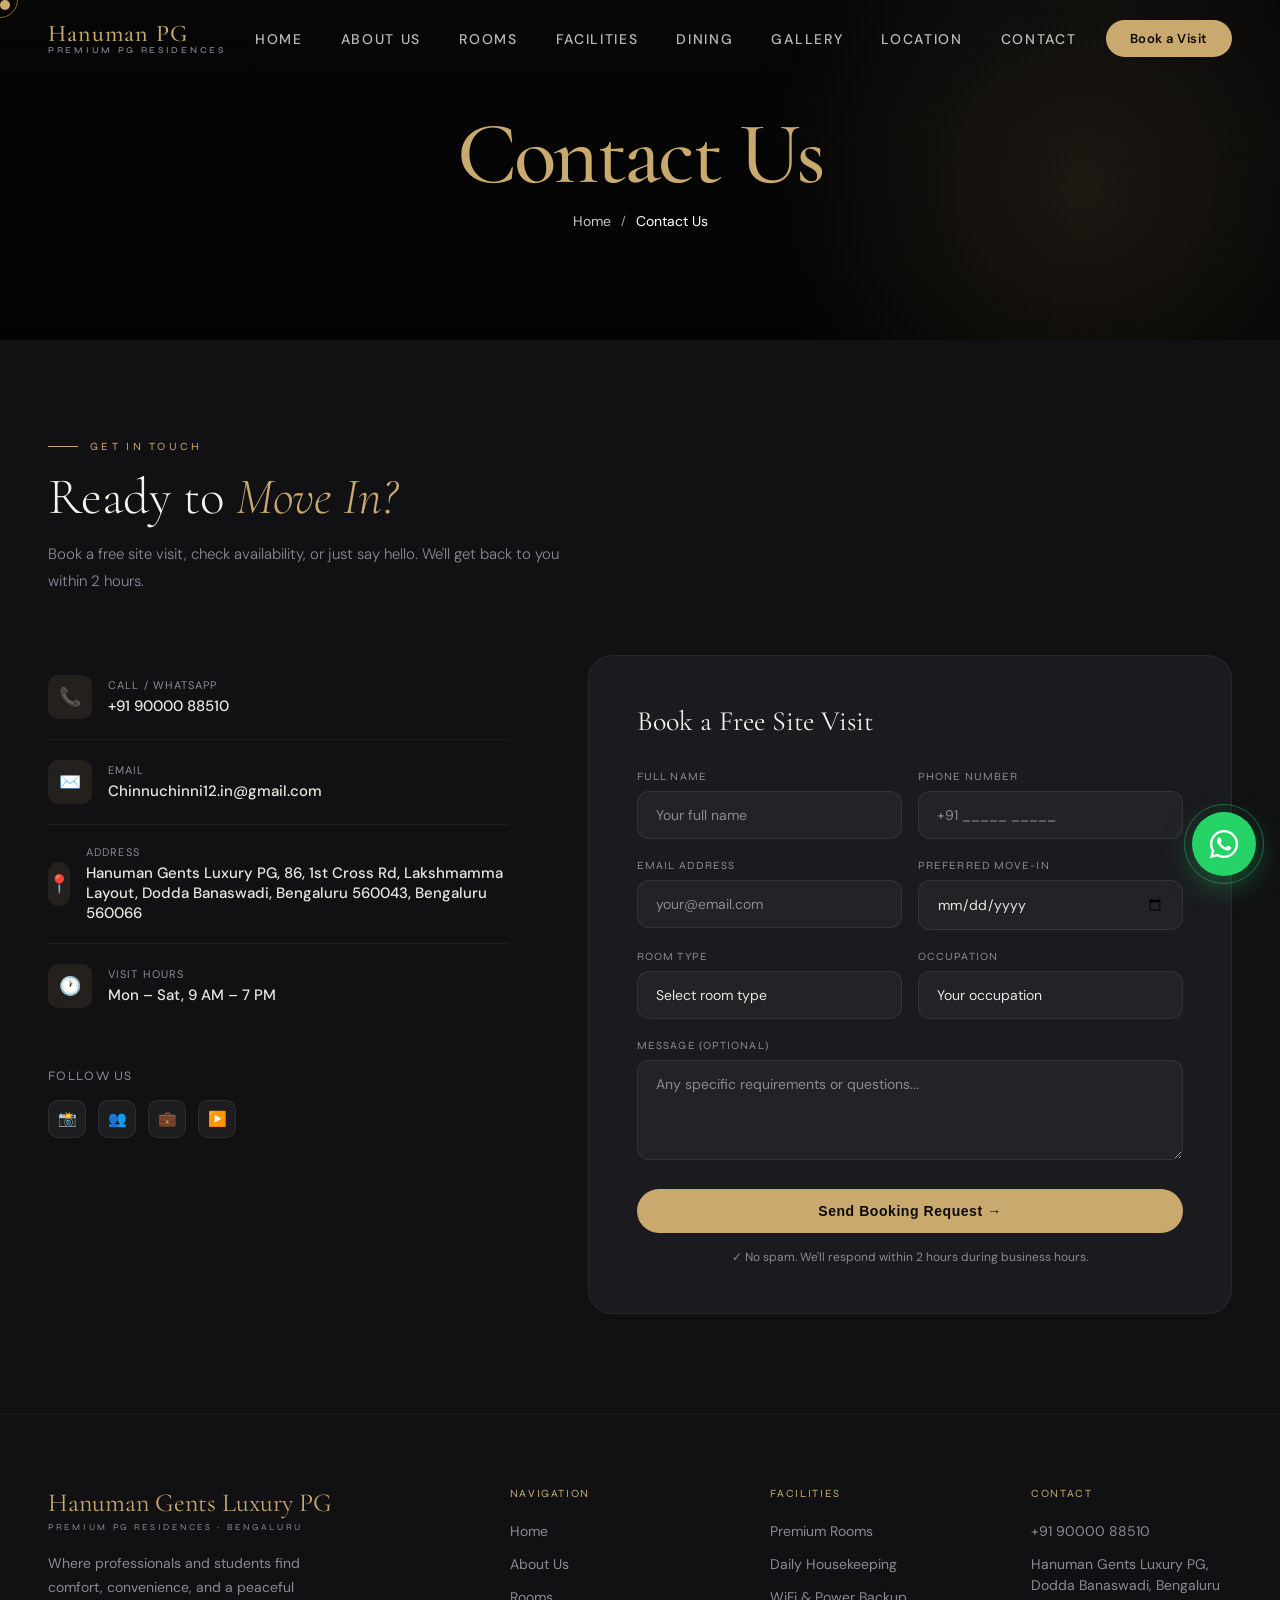
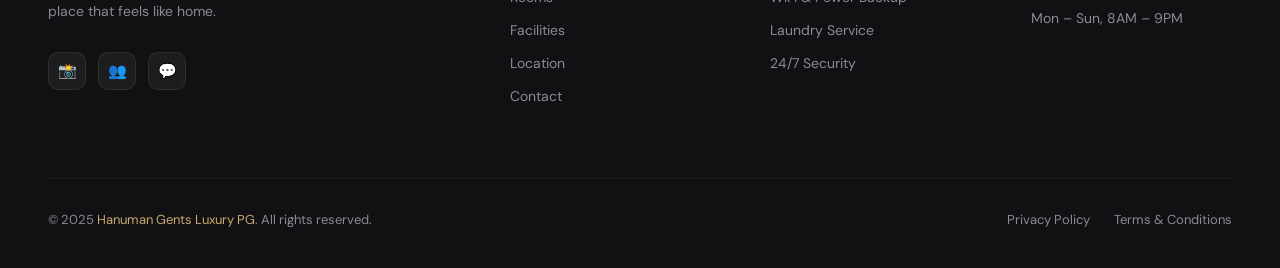
<file: contact.html>
<!DOCTYPE html>
<html lang="en">
<head>
<meta charset="UTF-8">
<meta name="viewport" content="width=device-width, initial-scale=1.0">
<title>Hanuman PG — Premium PG Residences, Bengaluru</title>
<link rel="preconnect" href="https://fonts.googleapis.com">
<link rel="icon" type="image/png" sizes="32x32" href="images/logo.png">
<link href="https://fonts.googleapis.com/css2?family=Cormorant+Garamond:ital,wght@0,300;0,400;0,500;0,600;1,300;1,400&family=DM+Sans:wght@300;400;500;600&family=Syne:wght@400;500;600;700;800&display=swap" rel="stylesheet">
<link rel="stylesheet" type="text/css" href="style.css">
<link rel="stylesheet"
href="https://cdnjs.cloudflare.com/ajax/libs/font-awesome/6.5.1/css/all.min.css">

</head>
<body>

<!-- Custom cursor -->
<div class="cursor" id="cursor"></div>
<div class="cursor-ring" id="cursorRing"></div>

<!-- WhatsApp float -->
<a href="https://wa.me/919000088510"
   class="whatsapp-float"
   target="_blank"
   title="Chat on WhatsApp">

    <i class="fab fa-whatsapp"></i>

</a>

<!-- Toast notification -->
<div class="toast" id="toast">
  <div class="toast-title">
    <span class="toast-dot"></span>
    Hanuman Gents Luxury PG
  </div>

  <div class="toast-msg">
    A guest just booked a Premium Luxury Room
  </div>
</div>

<!-- ── NAVBAR ── -->
<nav id="navbar">
  <a href="index.html" class="nav-logo">
    Hanuman PG
    <span>Premium PG Residences</span>
</a>
 <ul class="nav-links">
    <li><a href="index.html">Home</a></li>
     <li><a href="about-us.html">About Us</a></li>
    <li><a href="rooms.html">Rooms</a></li>
    <li><a href="facilities.html">Facilities</a></li>
    <li><a href="dining.html">Dining</a></li>
    <li><a href="gallery.html">Gallery</a></li>
    <li><a href="location.html">Location</a></li>
    <li><a href="contact.html">Contact</a></li>
  </ul>
  <a href="#contact" class="nav-cta">Book a Visit</a>
  <button class="nav-mobile-btn" id="mobileMenuBtn" aria-label="Open menu">
    <span></span><span></span><span></span>
  </button>
</nav>

<!-- Mobile menu -->
<div class="mobile-menu" id="mobileMenu">

    <button class="mobile-close" id="mobileClose">
        ✕
    </button>

    <ul class="mobile-nav-links">

        <li>
            <a href="index.html" class="mobile-link">
                Home
            </a>
        </li>

        <li>
            <a href="about-us.html" class="mobile-link">
                About Us
            </a>
        </li>

        <li>
            <a href="rooms.html" class="mobile-link">
                Rooms
            </a>
        </li>

        <li>
            <a href="facilities.html" class="mobile-link">
                Facilities
            </a>
        </li>

        <li>
            <a href="dining.html" class="mobile-link">
                Dining
            </a>
        </li>

        <li>
            <a href="gallery.html" class="mobile-link">
                Gallery
            </a>
        </li>

        <li>
            <a href="location.html" class="mobile-link">
                Location
            </a>
        </li>

        <li>
            <a href="contact.html" class="mobile-link">
                Contact
            </a>
        </li>

    </ul>

</div>

<!-- =========================
CONTACT PAGE BANNER
========================= -->

<div class="contact-page-banner">

    <div class="contact-banner-overlay"></div>

    <div class="contact-banner-content">

        <h1>
            Contact Us
        </h1>

        <div class="contact-breadcrumb">

            <a href="index.html">
                Home
            </a>

            <span>/</span>

            <p>
                Contact Us
            </p>

        </div>

    </div>

</div>



<div class="contact-section">
<section id="contact">
  <div class="reveal">
    <div class="section-eyebrow">Get In Touch</div>
    <h2 class="section-title">Ready to <em>Move In?</em></h2>
    <p class="section-desc">Book a free site visit, check availability, or just say hello. We'll get back to you within 2 hours.</p>
  </div>
  <div class="contact-layout">
    <div class="reveal">
      <div class="contact-detail">
        <div class="contact-icon">📞</div>
        <div>
          <div class="contact-label">Call / WhatsApp</div>
          <div class="contact-value">+91 90000 88510</div>
        </div>
      </div>
      <div class="contact-detail">
        <div class="contact-icon">✉️</div>
        <div>
          <div class="contact-label">Email</div>
          <div class="contact-value">Chinnuchinni12.in@gmail.com</div>
        </div>
      </div>
      <div class="contact-detail">
        <div class="contact-icon">📍</div>
        <div>
          <div class="contact-label">Address</div>
          <div class="contact-value">Hanuman Gents Luxury PG, 86, 1st Cross Rd, Lakshmamma Layout, Dodda Banaswadi, Bengaluru 560043, Bengaluru 560066</div>
        </div>
      </div>
      <div class="contact-detail" style="border-bottom: none;">
        <div class="contact-icon">🕐</div>
        <div>
          <div class="contact-label">Visit Hours</div>
          <div class="contact-value">Mon – Sat, 9 AM – 7 PM</div>
        </div>
      </div>
      <div style="margin-top: 40px;">
        <div style="font-size: 13px; color: var(--muted); margin-bottom: 16px; font-family: 'Syne', sans-serif; letter-spacing: 0.1em; text-transform: uppercase;">Follow Us</div>
        <div style="display: flex; gap: 12px;">
          <a href="#" class="social-link" title="Instagram">📸</a>
          <a href="#" class="social-link" title="Facebook">👥</a>
          <a href="#" class="social-link" title="LinkedIn">💼</a>
          <a href="#" class="social-link" title="YouTube">▶️</a>
        </div>
      </div>
    </div>
    <div class="contact-form reveal reveal-delay-2">
      <div class="form-title">Book a Free Site Visit</div>
      <form id="bookingForm">
        <div class="form-row">
          <div class="form-group">
            <label class="form-label">Full Name</label>
            <input type="text" class="form-input" placeholder="Your full name" required>
          </div>
          <div class="form-group">
            <label class="form-label">Phone Number</label>
            <input type="tel" class="form-input" placeholder="+91 _____ _____" required>
          </div>
        </div>
        <div class="form-row">
          <div class="form-group">
            <label class="form-label">Email Address</label>
            <input type="email" class="form-input" placeholder="your@email.com">
          </div>
          <div class="form-group">
            <label class="form-label">Preferred Move-in</label>
            <input type="date" class="form-input">
          </div>
        </div>
      <div class="form-row">

    <div class="form-group">
        <label class="form-label">Room Type</label>

        <select class="form-select form-input">

            <option value="">
                Select room type
            </option>

            <option>
                1 Sharing (₹12,000/month)
            </option>

            <option>
                2 Sharing (₹8,000/month)
            </option>

            <option>
                3 Sharing (₹6,500/month)
            </option>

            <option>
                4 Sharing (₹5,500/month)
            </option>

        </select>
    </div>

    <div class="form-group">
        <label class="form-label">Occupation</label>

        <select class="form-select form-input">

            <option value="">
                Your occupation
            </option>

            <option>
                IT Professional
            </option>

            <option>
                Student
            </option>

            <option>
                Working Professional
            </option>

            <option>
                Job Seeker
            </option>

            <option>
                Other
            </option>

        </select>
    </div>

</div>
        <div class="form-group" style="margin-bottom:24px;">
          <label class="form-label">Message (Optional)</label>
          <textarea class="form-textarea" placeholder="Any specific requirements or questions..."></textarea>
        </div>
        <button type="submit" class="btn-primary btn-full">Send Booking Request →</button>
        <p class="form-note">✓ No spam. We'll respond within 2 hours during business hours.</p>
      </form>
    </div>
  </div>
</section>
</div>




<!-- ── FOOTER ── -->
<footer>
  <div class="footer-inner">
    <div class="footer-grid">

        <div class="footer-brand">
            <span class="footer-logo">Hanuman Gents Luxury PG</span>
            <span class="footer-logo-sub">Premium PG Residences · Bengaluru</span>

            <p class="footer-tagline">
                Where professionals and students find comfort, convenience, and a peaceful place that feels like home.
            </p>

            <div class="social-links">
                <a href="https://www.instagram.com/hanuman_gents_pg/" class="social-link" title="Instagram">📸</a>

                <a href="https://www.facebook.com/hanuman.gents.pg" class="social-link" title="Facebook">👥</a>

                <a href="https://wa.me/919000088510" class="social-link" title="WhatsApp">💬</a>
            </div>
        </div>

        <div>
            <div class="footer-col-title">Navigation</div>

            <ul class="footer-links">
                <li><a href="index.html">Home</a></li>

                <li><a href="about-us.html">About Us</a></li>

                <li><a href="rooms.html">Rooms</a></li>

                <li><a href="facilities.html">Facilities</a></li>

                <li><a href="location.html">Location</a></li>

                <li><a href="contact.html">Contact</a></li>
            </ul>
        </div>

        <div>
            <div class="footer-col-title">Facilities</div>

            <ul class="footer-links">
                <li><a href="#">Premium Rooms</a></li>

                <li><a href="#">Daily Housekeeping</a></li>

                <li><a href="#">WiFi & Power Backup</a></li>

                <li><a href="#">Laundry Service</a></li>

                <li><a href="#">24/7 Security</a></li>
            </ul>
        </div>

        <div>
            <div class="footer-col-title">Contact</div>

            <ul class="footer-links">
                <li>
                    <a href="tel:+919000088510">
                        +91 90000 88510
                    </a>
                </li>

                <li>
                    <a href="#">
                        Hanuman Gents Luxury PG,
                        Dodda Banaswadi, Bengaluru
                    </a>
                </li>

                <li>
                    <a href="#">
                        Mon – Sun, 8AM – 9PM
                    </a>
                </li>
            </ul>
        </div>

    </div>

    <div class="footer-bottom">

        <p class="footer-copy">
            © 2025 <span>Hanuman Gents Luxury PG</span>.
            All rights reserved.
        </p>

        <div class="footer-legal">
            <a href="#">Privacy Policy</a>

            <a href="#">Terms & Conditions</a>
        </div>

    </div>
</div>
</footer>

<script>
// ── Custom cursor ──
const cursor = document.getElementById('cursor');
const cursorRing = document.getElementById('cursorRing');
let mouseX = 0, mouseY = 0, ringX = 0, ringY = 0;

document.addEventListener('mousemove', e => {
  mouseX = e.clientX; mouseY = e.clientY;
  cursor.style.left = mouseX - 5 + 'px';
  cursor.style.top = mouseY - 5 + 'px';
});

function animateRing() {
  ringX += (mouseX - ringX - 18) * 0.15;
  ringY += (mouseY - ringY - 18) * 0.15;
  cursorRing.style.left = ringX + 'px';
  cursorRing.style.top = ringY + 'px';
  requestAnimationFrame(animateRing);
}
animateRing();

document.querySelectorAll('a, button, .room-card, .bento-cell, .testi-card, .location-card').forEach(el => {
  el.addEventListener('mouseenter', () => {
    cursor.style.transform = 'scale(2)';
    cursorRing.style.transform = 'scale(1.5)';
    cursorRing.style.borderColor = 'rgba(201,169,110,0.8)';
  });
  el.addEventListener('mouseleave', () => {
    cursor.style.transform = 'scale(1)';
    cursorRing.style.transform = 'scale(1)';
    cursorRing.style.borderColor = 'rgba(201,169,110,0.6)';
  });
});

// ── Navbar scroll ──
const navbar = document.getElementById('navbar');
window.addEventListener('scroll', () => {
  if (window.scrollY > 60) navbar.classList.add('scrolled');
  else navbar.classList.remove('scrolled');
});

// ── Scroll reveal ──
const revealEls = document.querySelectorAll('.reveal');
const observer = new IntersectionObserver(entries => {
  entries.forEach(entry => {
    if (entry.isIntersecting) {
      entry.target.classList.add('visible');
    }
  });
}, { threshold: 0.12, rootMargin: '0px 0px -60px 0px' });
revealEls.forEach(el => observer.observe(el));

// ── Mobile menu ──
const mobileMenuBtn = document.getElementById('mobileMenuBtn');
const mobileMenu = document.getElementById('mobileMenu');
const mobileClose = document.getElementById('mobileClose');

mobileMenuBtn.addEventListener('click', () => mobileMenu.classList.add('open'));
mobileClose.addEventListener('click', () => mobileMenu.classList.remove('open'));
document.querySelectorAll('.mobile-link').forEach(link => {
  link.addEventListener('click', () => mobileMenu.classList.remove('open'));
});

// ── Toast notification ──
const toast = document.getElementById('toast');
setTimeout(() => {
  toast.classList.add('show');
  setTimeout(() => toast.classList.remove('show'), 4500);
}, 3000);

// ── Form submit ──
document.getElementById('bookingForm').addEventListener('submit', function(e) {
  e.preventDefault();
  const btn = this.querySelector('button[type="submit"]');
  btn.textContent = '✓ Request Sent! We\'ll call you soon.';
  btn.style.background = '#22c55e';
  btn.style.color = 'white';
  btn.disabled = true;
  setTimeout(() => {
    btn.textContent = 'Send Booking Request →';
    btn.style.background = '';
    btn.style.color = '';
    btn.disabled = false;
    this.reset();
  }, 4000);
});

// ── Parallax hero ──
window.addEventListener('scroll', () => {
  const scrollY = window.scrollY;
  const heroBg = document.querySelector('.hero-bg');
  if (heroBg) heroBg.style.transform = `translateY(${scrollY * 0.3}px)`;
});

// ── Counter animation ──
function animateCounter(el, target, suffix = '') {
  let current = 0;
  const increment = target / 60;
  const timer = setInterval(() => {
    current += increment;
    if (current >= target) {
      current = target;
      clearInterval(timer);
    }
    el.textContent = Math.round(current) + suffix;
  }, 25);
}
const statsObserver = new IntersectionObserver(entries => {
  entries.forEach(entry => {
    if (entry.isIntersecting) {
      const nums = entry.target.querySelectorAll('.about-num');
      const targets = [80, 3, 24, 100];
      const suffixes = ['+', 'yr', '/7', '%'];
      nums.forEach((el, i) => {
        const originalContent = el.textContent;
        animateCounter(el, targets[i], suffixes[i]);
      });
      statsObserver.unobserve(entry.target);
    }
  });
}, { threshold: 0.5 });
const aboutStrip = document.querySelector('.about-strip');
if (aboutStrip) statsObserver.observe(aboutStrip);

// ── Hero stat counter on load ──
setTimeout(() => {
  const heroStats = document.querySelectorAll('.hero-stat-num');
}, 1500);

// ── Touch: disable custom cursor on mobile ──
if ('ontouchstart' in window) {
  cursor.style.display = 'none';
  cursorRing.style.display = 'none';
  document.body.style.cursor = 'auto';
}
</script>
</html>
</file>
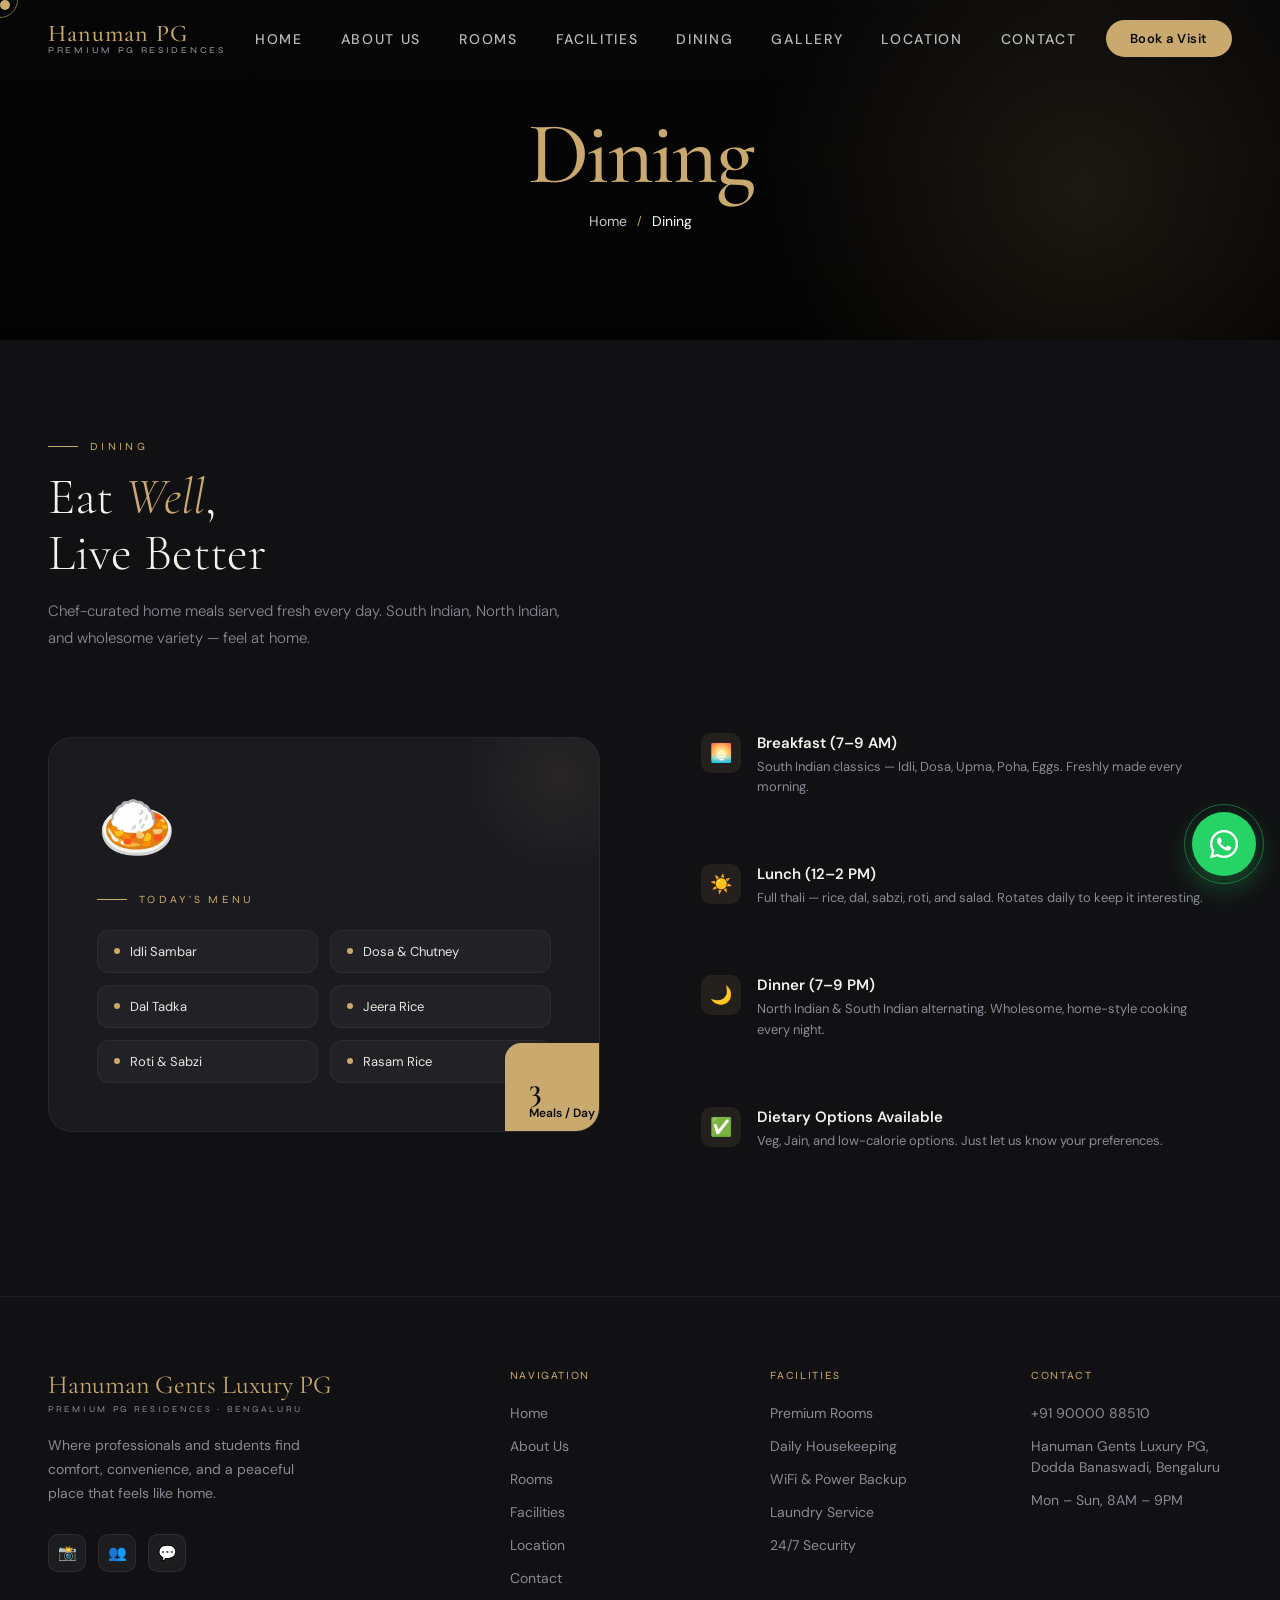
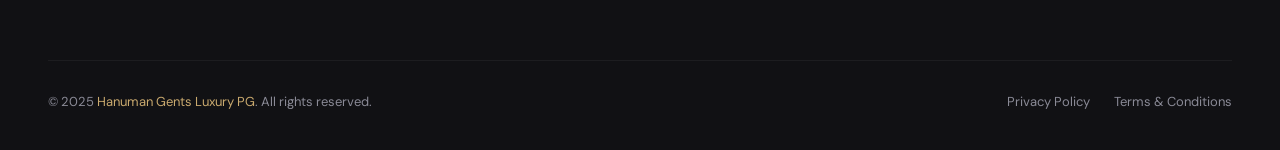
<file: dining.html>
<!DOCTYPE html>
<html lang="en">
<head>
<meta charset="UTF-8">
<meta name="viewport" content="width=device-width, initial-scale=1.0">
<title>Hanuman PG — Premium PG Residences, Bengaluru</title>
<link rel="preconnect" href="https://fonts.googleapis.com">
<link rel="icon" type="image/png" sizes="32x32" href="images/logo.png">
<link href="https://fonts.googleapis.com/css2?family=Cormorant+Garamond:ital,wght@0,300;0,400;0,500;0,600;1,300;1,400&family=DM+Sans:wght@300;400;500;600&family=Syne:wght@400;500;600;700;800&display=swap" rel="stylesheet">
<link rel="stylesheet" type="text/css" href="style.css">
<link rel="stylesheet"
href="https://cdnjs.cloudflare.com/ajax/libs/font-awesome/6.5.1/css/all.min.css">

</head>
<body>

<!-- Custom cursor -->
<div class="cursor" id="cursor"></div>
<div class="cursor-ring" id="cursorRing"></div>

<!-- WhatsApp float -->
<a href="https://wa.me/919000088510"
   class="whatsapp-float"
   target="_blank"
   title="Chat on WhatsApp">

    <i class="fab fa-whatsapp"></i>

</a>

<!-- Toast notification -->
<div class="toast" id="toast">
  <div class="toast-title">
    <span class="toast-dot"></span>
    Hanuman Gents Luxury PG
  </div>

  <div class="toast-msg">
    A guest just booked a Premium Luxury Room
  </div>
</div>

<!-- ── NAVBAR ── -->
<nav id="navbar">
  <a href="index.html" class="nav-logo">
    Hanuman PG
    <span>Premium PG Residences</span>
</a>
 <ul class="nav-links">
    <li><a href="index.html">Home</a></li>
     <li><a href="about-us.html">About Us</a></li>
    <li><a href="rooms.html">Rooms</a></li>
    <li><a href="facilities.html">Facilities</a></li>
    <li><a href="dining.html">Dining</a></li>
    <li><a href="gallery.html">Gallery</a></li>
    <li><a href="location.html">Location</a></li>
    <li><a href="contact.html">Contact</a></li>
  </ul>
  <a href="#contact" class="nav-cta">Book a Visit</a>
  <button class="nav-mobile-btn" id="mobileMenuBtn" aria-label="Open menu">
    <span></span><span></span><span></span>
  </button>
</nav>

<!-- Mobile menu -->
<div class="mobile-menu" id="mobileMenu">

    <button class="mobile-close" id="mobileClose">
        ✕
    </button>

    <ul class="mobile-nav-links">

        <li>
            <a href="index.html" class="mobile-link">
                Home
            </a>
        </li>

        <li>
            <a href="about-us.html" class="mobile-link">
                About Us
            </a>
        </li>

        <li>
            <a href="rooms.html" class="mobile-link">
                Rooms
            </a>
        </li>

        <li>
            <a href="facilities.html" class="mobile-link">
                Facilities
            </a>
        </li>

        <li>
            <a href="dining.html" class="mobile-link">
                Dining
            </a>
        </li>

        <li>
            <a href="gallery.html" class="mobile-link">
                Gallery
            </a>
        </li>

        <li>
            <a href="location.html" class="mobile-link">
                Location
            </a>
        </li>

        <li>
            <a href="contact.html" class="mobile-link">
                Contact
            </a>
        </li>

    </ul>

</div>
<!-- =========================
DINING PAGE BANNER
========================= -->

<div class="dining-page-banner">

    <div class="dining-banner-overlay"></div>

    <div class="dining-banner-content">

        <h1>
            Dining
        </h1>

        <div class="dining-breadcrumb">

            <a href="index.html">
                Home
            </a>

            <span>/</span>

            <p>
                Dining
            </p>

        </div>

    </div>

</div>


<div class="food-section">
<section id="food">
  <div class="reveal">
    <div class="section-eyebrow">Dining</div>
    <h2 class="section-title">Eat <em>Well</em>,<br>Live Better</h2>
    <p class="section-desc">Chef-curated home meals served fresh every day. South Indian, North Indian, and wholesome variety — feel at home.</p>
  </div>
  <div class="food-layout">
    <div class="food-visual reveal">
      <div class="food-card">
        <span class="food-emoji">🍛</span>
        <div class="section-eyebrow" style="margin-bottom: 12px;">Today's Menu</div>
        <div class="food-menu">
          <div class="food-item"><span class="food-dot"></span><span class="food-item-name">Idli Sambar</span></div>
          <div class="food-item"><span class="food-dot"></span><span class="food-item-name">Dosa & Chutney</span></div>
          <div class="food-item"><span class="food-dot"></span><span class="food-item-name">Dal Tadka</span></div>
          <div class="food-item"><span class="food-dot"></span><span class="food-item-name">Jeera Rice</span></div>
          <div class="food-item"><span class="food-dot"></span><span class="food-item-name">Roti & Sabzi</span></div>
          <div class="food-item"><span class="food-dot"></span><span class="food-item-name">Rasam Rice</span></div>
        </div>
        <div class="food-float">
          <div class="food-float-num">3</div>
          <div class="food-float-lbl">Meals / Day</div>
        </div>
      </div>
    </div>
    <div class="food-text reveal reveal-delay-2">
      <div class="food-feature">
        <div class="food-feature-icon">🌅</div>
        <div>
          <div class="food-feature-title">Breakfast (7–9 AM)</div>
          <div class="food-feature-desc">South Indian classics — Idli, Dosa, Upma, Poha, Eggs. Freshly made every morning.</div>
        </div>
      </div>
      <div class="food-feature">
        <div class="food-feature-icon">☀️</div>
        <div>
          <div class="food-feature-title">Lunch (12–2 PM)</div>
          <div class="food-feature-desc">Full thali — rice, dal, sabzi, roti, and salad. Rotates daily to keep it interesting.</div>
        </div>
      </div>
      <div class="food-feature">
        <div class="food-feature-icon">🌙</div>
        <div>
          <div class="food-feature-title">Dinner (7–9 PM)</div>
          <div class="food-feature-desc">North Indian & South Indian alternating. Wholesome, home-style cooking every night.</div>
        </div>
      </div>
      <div class="food-feature">
        <div class="food-feature-icon">✅</div>
        <div>
          <div class="food-feature-title">Dietary Options Available</div>
          <div class="food-feature-desc">Veg, Jain, and low-calorie options. Just let us know your preferences.</div>
        </div>
      </div>
    </div>
  </div>
</section>
</div>




<!-- ── FOOTER ── -->
<footer>
  <div class="footer-inner">
    <div class="footer-grid">

        <div class="footer-brand">
            <span class="footer-logo">Hanuman Gents Luxury PG</span>
            <span class="footer-logo-sub">Premium PG Residences · Bengaluru</span>

            <p class="footer-tagline">
                Where professionals and students find comfort, convenience, and a peaceful place that feels like home.
            </p>

            <div class="social-links">
                <a href="https://www.instagram.com/hanuman_gents_pg/" class="social-link" title="Instagram">📸</a>

                <a href="https://www.facebook.com/hanuman.gents.pg" class="social-link" title="Facebook">👥</a>

                <a href="https://wa.me/919000088510" class="social-link" title="WhatsApp">💬</a>
            </div>
        </div>

        <div>
            <div class="footer-col-title">Navigation</div>

            <ul class="footer-links">
                <li><a href="index.html">Home</a></li>

                <li><a href="about-us.html">About Us</a></li>

                <li><a href="rooms.html">Rooms</a></li>

                <li><a href="facilities.html">Facilities</a></li>

                <li><a href="location.html">Location</a></li>

                <li><a href="contact.html">Contact</a></li>
            </ul>
        </div>

        <div>
            <div class="footer-col-title">Facilities</div>

            <ul class="footer-links">
                <li><a href="#">Premium Rooms</a></li>

                <li><a href="#">Daily Housekeeping</a></li>

                <li><a href="#">WiFi & Power Backup</a></li>

                <li><a href="#">Laundry Service</a></li>

                <li><a href="#">24/7 Security</a></li>
            </ul>
        </div>

        <div>
            <div class="footer-col-title">Contact</div>

            <ul class="footer-links">
                <li>
                    <a href="tel:+919000088510">
                        +91 90000 88510
                    </a>
                </li>

                <li>
                    <a href="#">
                        Hanuman Gents Luxury PG,
                        Dodda Banaswadi, Bengaluru
                    </a>
                </li>

                <li>
                    <a href="#">
                        Mon – Sun, 8AM – 9PM
                    </a>
                </li>
            </ul>
        </div>

    </div>

    <div class="footer-bottom">

        <p class="footer-copy">
            © 2025 <span>Hanuman Gents Luxury PG</span>.
            All rights reserved.
        </p>

        <div class="footer-legal">
            <a href="#">Privacy Policy</a>

            <a href="#">Terms & Conditions</a>
        </div>

    </div>
</div>
</footer>

<script>
// ── Custom cursor ──
const cursor = document.getElementById('cursor');
const cursorRing = document.getElementById('cursorRing');
let mouseX = 0, mouseY = 0, ringX = 0, ringY = 0;

document.addEventListener('mousemove', e => {
  mouseX = e.clientX; mouseY = e.clientY;
  cursor.style.left = mouseX - 5 + 'px';
  cursor.style.top = mouseY - 5 + 'px';
});

function animateRing() {
  ringX += (mouseX - ringX - 18) * 0.15;
  ringY += (mouseY - ringY - 18) * 0.15;
  cursorRing.style.left = ringX + 'px';
  cursorRing.style.top = ringY + 'px';
  requestAnimationFrame(animateRing);
}
animateRing();

document.querySelectorAll('a, button, .room-card, .bento-cell, .testi-card, .location-card').forEach(el => {
  el.addEventListener('mouseenter', () => {
    cursor.style.transform = 'scale(2)';
    cursorRing.style.transform = 'scale(1.5)';
    cursorRing.style.borderColor = 'rgba(201,169,110,0.8)';
  });
  el.addEventListener('mouseleave', () => {
    cursor.style.transform = 'scale(1)';
    cursorRing.style.transform = 'scale(1)';
    cursorRing.style.borderColor = 'rgba(201,169,110,0.6)';
  });
});

// ── Navbar scroll ──
const navbar = document.getElementById('navbar');
window.addEventListener('scroll', () => {
  if (window.scrollY > 60) navbar.classList.add('scrolled');
  else navbar.classList.remove('scrolled');
});

// ── Scroll reveal ──
const revealEls = document.querySelectorAll('.reveal');
const observer = new IntersectionObserver(entries => {
  entries.forEach(entry => {
    if (entry.isIntersecting) {
      entry.target.classList.add('visible');
    }
  });
}, { threshold: 0.12, rootMargin: '0px 0px -60px 0px' });
revealEls.forEach(el => observer.observe(el));

// ── Mobile menu ──
const mobileMenuBtn = document.getElementById('mobileMenuBtn');
const mobileMenu = document.getElementById('mobileMenu');
const mobileClose = document.getElementById('mobileClose');

mobileMenuBtn.addEventListener('click', () => mobileMenu.classList.add('open'));
mobileClose.addEventListener('click', () => mobileMenu.classList.remove('open'));
document.querySelectorAll('.mobile-link').forEach(link => {
  link.addEventListener('click', () => mobileMenu.classList.remove('open'));
});

// ── Toast notification ──
const toast = document.getElementById('toast');
setTimeout(() => {
  toast.classList.add('show');
  setTimeout(() => toast.classList.remove('show'), 4500);
}, 3000);

// ── Form submit ──
document.getElementById('bookingForm').addEventListener('submit', function(e) {
  e.preventDefault();
  const btn = this.querySelector('button[type="submit"]');
  btn.textContent = '✓ Request Sent! We\'ll call you soon.';
  btn.style.background = '#22c55e';
  btn.style.color = 'white';
  btn.disabled = true;
  setTimeout(() => {
    btn.textContent = 'Send Booking Request →';
    btn.style.background = '';
    btn.style.color = '';
    btn.disabled = false;
    this.reset();
  }, 4000);
});

// ── Parallax hero ──
window.addEventListener('scroll', () => {
  const scrollY = window.scrollY;
  const heroBg = document.querySelector('.hero-bg');
  if (heroBg) heroBg.style.transform = `translateY(${scrollY * 0.3}px)`;
});

// ── Counter animation ──
function animateCounter(el, target, suffix = '') {
  let current = 0;
  const increment = target / 60;
  const timer = setInterval(() => {
    current += increment;
    if (current >= target) {
      current = target;
      clearInterval(timer);
    }
    el.textContent = Math.round(current) + suffix;
  }, 25);
}
const statsObserver = new IntersectionObserver(entries => {
  entries.forEach(entry => {
    if (entry.isIntersecting) {
      const nums = entry.target.querySelectorAll('.about-num');
      const targets = [80, 3, 24, 100];
      const suffixes = ['+', 'yr', '/7', '%'];
      nums.forEach((el, i) => {
        const originalContent = el.textContent;
        animateCounter(el, targets[i], suffixes[i]);
      });
      statsObserver.unobserve(entry.target);
    }
  });
}, { threshold: 0.5 });
const aboutStrip = document.querySelector('.about-strip');
if (aboutStrip) statsObserver.observe(aboutStrip);

// ── Hero stat counter on load ──
setTimeout(() => {
  const heroStats = document.querySelectorAll('.hero-stat-num');
}, 1500);

// ── Touch: disable custom cursor on mobile ──
if ('ontouchstart' in window) {
  cursor.style.display = 'none';
  cursorRing.style.display = 'none';
  document.body.style.cursor = 'auto';
}
</script>
</html>
</file>
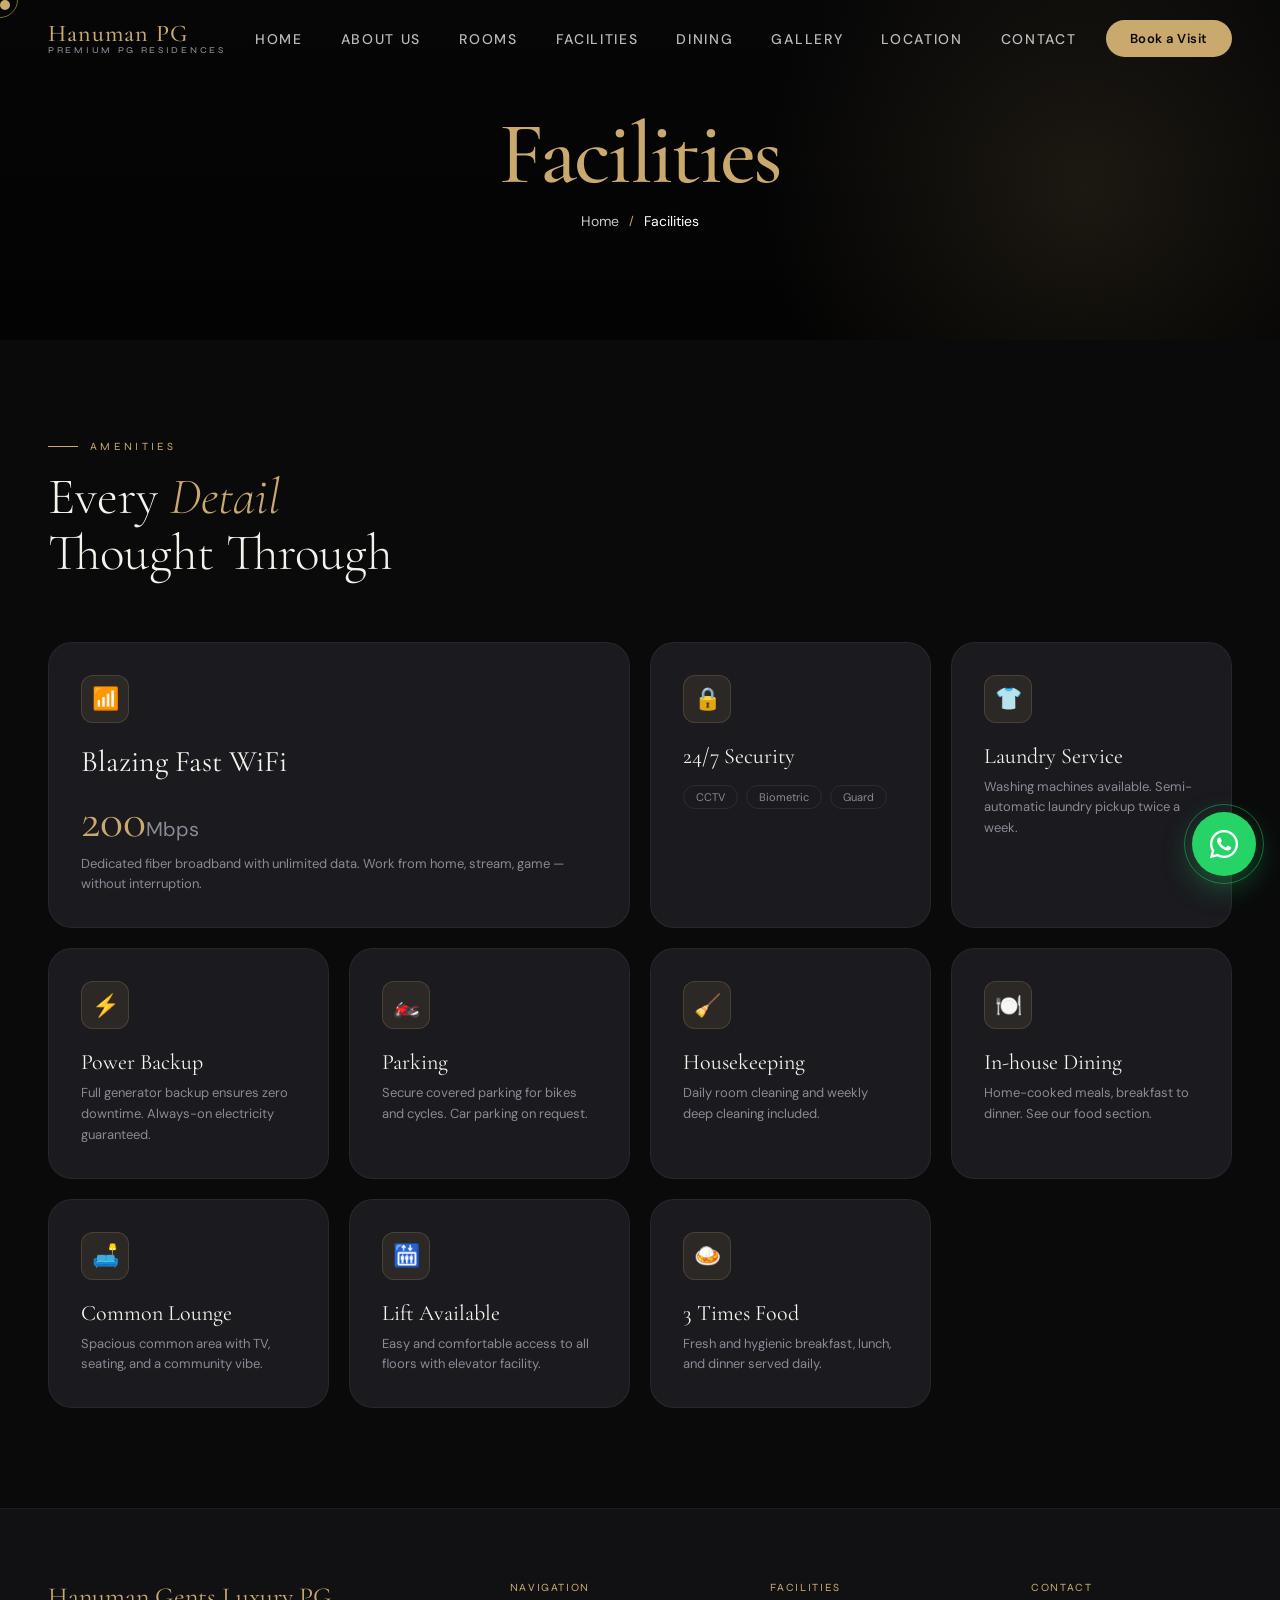
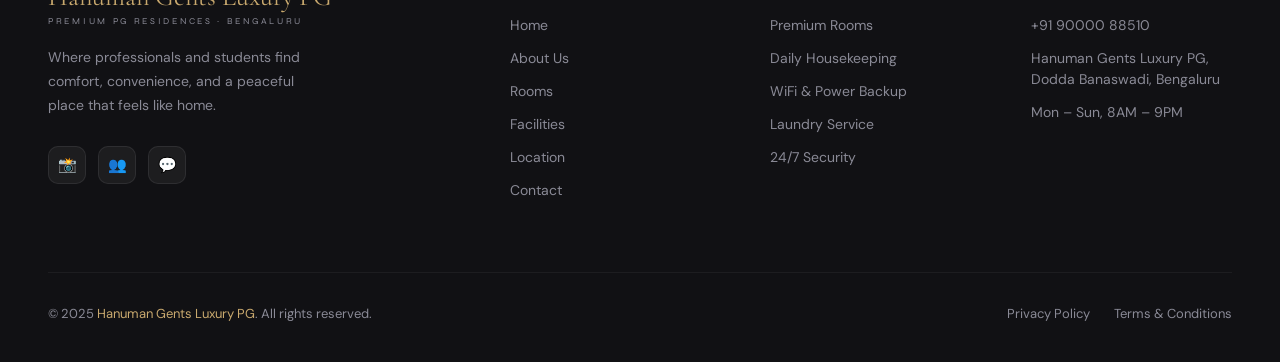
<file: Facilities.html>
<!DOCTYPE html>
<html lang="en">
<head>
<meta charset="UTF-8">
<meta name="viewport" content="width=device-width, initial-scale=1.0">
<title>Hanuman PG — Premium PG Residences, Bengaluru</title>
<link rel="preconnect" href="https://fonts.googleapis.com">
<link rel="icon" type="image/png" sizes="32x32" href="images/logo.png">
<link href="https://fonts.googleapis.com/css2?family=Cormorant+Garamond:ital,wght@0,300;0,400;0,500;0,600;1,300;1,400&family=DM+Sans:wght@300;400;500;600&family=Syne:wght@400;500;600;700;800&display=swap" rel="stylesheet">
<link rel="stylesheet" type="text/css" href="style.css">
<link rel="stylesheet"
href="https://cdnjs.cloudflare.com/ajax/libs/font-awesome/6.5.1/css/all.min.css">

</head>
<body>

<!-- Custom cursor -->
<div class="cursor" id="cursor"></div>
<div class="cursor-ring" id="cursorRing"></div>

<!-- WhatsApp float -->
<a href="https://wa.me/919000088510"
   class="whatsapp-float"
   target="_blank"
   title="Chat on WhatsApp">

    <i class="fab fa-whatsapp"></i>

</a>

<!-- Toast notification -->
<div class="toast" id="toast">
  <div class="toast-title">
    <span class="toast-dot"></span>
    Hanuman Gents Luxury PG
  </div>

  <div class="toast-msg">
    A guest just booked a Premium Luxury Room
  </div>
</div>

<!-- ── NAVBAR ── -->
<nav id="navbar">
  <a href="index.html" class="nav-logo">
    Hanuman PG
    <span>Premium PG Residences</span>
</a>
<ul class="nav-links">
    <li><a href="index.html">Home</a></li>
     <li><a href="about-us.html">About Us</a></li>
    <li><a href="rooms.html">Rooms</a></li>
    <li><a href="facilities.html">Facilities</a></li>
    <li><a href="dining.html">Dining</a></li>
    <li><a href="gallery.html">Gallery</a></li>
    <li><a href="location.html">Location</a></li>
    <li><a href="contact.html">Contact</a></li>
  </ul>
  <a href="contact.html" class="nav-cta">Book a Visit</a>
  <button class="nav-mobile-btn" id="mobileMenuBtn" aria-label="Open menu">
    <span></span><span></span><span></span>
  </button>
</nav>

<!-- Mobile menu -->
<div class="mobile-menu" id="mobileMenu">

    <button class="mobile-close" id="mobileClose">
        ✕
    </button>

    <ul class="mobile-nav-links">

        <li>
            <a href="index.html" class="mobile-link">
                Home
            </a>
        </li>

        <li>
            <a href="about-us.html" class="mobile-link">
                About Us
            </a>
        </li>

        <li>
            <a href="rooms.html" class="mobile-link">
                Rooms
            </a>
        </li>

        <li>
            <a href="facilities.html" class="mobile-link">
                Facilities
            </a>
        </li>

        <li>
            <a href="dining.html" class="mobile-link">
                Dining
            </a>
        </li>

        <li>
            <a href="gallery.html" class="mobile-link">
                Gallery
            </a>
        </li>

        <li>
            <a href="location.html" class="mobile-link">
                Location
            </a>
        </li>

        <li>
            <a href="contact.html" class="mobile-link">
                Contact
            </a>
        </li>

    </ul>

</div>

<!-- =========================
FACILITIES PAGE BANNER
========================= -->

<div class="facilities-page-banner">

    <div class="facilities-banner-overlay"></div>

    <div class="facilities-banner-content">

        <h1>
            Facilities
        </h1>

        <div class="facilities-breadcrumb">

            <a href="index.html">
                Home
            </a>

            <span>/</span>

            <p>
                Facilities
            </p>

        </div>

    </div>

</div>


<!-- ── FACILITIES BENTO ── -->
<section id="facilities">
  <div class="reveal">
    <div class="section-eyebrow">Amenities</div>
    <h2 class="section-title">Every <em>Detail</em><br>Thought Through</h2>
  </div>
  <div class="bento-grid">
    <div class="bento-cell bento-span-2 bento-big reveal">
      <div class="bento-icon">📶</div>
      <div class="bento-title">Blazing Fast WiFi</div>
      <div class="wifi-speed">200<span>Mbps</span></div>
      <div class="bento-desc">Dedicated fiber broadband with unlimited data. Work from home, stream, game — without interruption.</div>
    </div>

    <div class="bento-cell reveal reveal-delay-2">
      <div class="bento-icon">🔒</div>
      <div class="bento-title">24/7 Security</div>
      <div class="security-badges">
        <span class="sec-badge">CCTV</span>
        <span class="sec-badge">Biometric</span>
        <span class="sec-badge">Guard</span>
      </div>
    </div>
    <div class="bento-cell reveal reveal-delay-1">
      <div class="bento-icon">👕</div>
      <div class="bento-title">Laundry Service</div>
      <div class="bento-desc">Washing machines available. Semi-automatic laundry pickup twice a week.</div>
    </div>
    <div class="bento-cell reveal reveal-delay-2">
      <div class="bento-icon">⚡</div>
      <div class="bento-title">Power Backup</div>
      <div class="bento-desc">Full generator backup ensures zero downtime. Always-on electricity guaranteed.</div>
    </div>
    <div class="bento-cell reveal reveal-delay-3">
      <div class="bento-icon">🏍️</div>
      <div class="bento-title">Parking</div>
      <div class="bento-desc">Secure covered parking for bikes and cycles. Car parking on request.</div>
    </div>
    <div class="bento-cell reveal reveal-delay-4">
      <div class="bento-icon">🧹</div>
      <div class="bento-title">Housekeeping</div>
      <div class="bento-desc">Daily room cleaning and weekly deep cleaning included.</div>
    </div>
    <div class="bento-cell reveal reveal-delay-5">
      <div class="bento-icon">🍽️</div>
      <div class="bento-title">In-house Dining</div>
      <div class="bento-desc">Home-cooked meals, breakfast to dinner. See our food section.</div>
    </div>
    <div class="bento-cell reveal reveal-delay-1">
      <div class="bento-icon">🛋️</div>
      <div class="bento-title">Common Lounge</div>
      <div class="bento-desc">Spacious common area with TV, seating, and a community vibe.</div>
    </div>
    <div class="bento-cell reveal reveal-delay-2">
    <div class="bento-icon">🛗</div>
    <div class="bento-title">Lift Available</div>
    <div class="bento-desc">
        Easy and comfortable access to all floors with elevator facility.
    </div>
</div>

<div class="bento-cell reveal reveal-delay-3">
    <div class="bento-icon">🍛</div>
    <div class="bento-title">3 Times Food</div>
    <div class="bento-desc">
        Fresh and hygienic breakfast, lunch, and dinner served daily.
    </div>
</div>
  </div>
</section>





<!-- ── FOOTER ── -->
<footer>
 <div class="footer-inner">
    <div class="footer-grid">

        <div class="footer-brand">
            <span class="footer-logo">Hanuman Gents Luxury PG</span>
            <span class="footer-logo-sub">Premium PG Residences · Bengaluru</span>

            <p class="footer-tagline">
                Where professionals and students find comfort, convenience, and a peaceful place that feels like home.
            </p>

            <div class="social-links">
                <a href="https://www.instagram.com/hanuman_gents_pg/" class="social-link" title="Instagram">📸</a>

                <a href="https://www.facebook.com/hanuman.gents.pg" class="social-link" title="Facebook">👥</a>

                <a href="https://wa.me/919000088510" class="social-link" title="WhatsApp">💬</a>
            </div>
        </div>

        <div>
            <div class="footer-col-title">Navigation</div>

            <ul class="footer-links">
                <li><a href="index.html">Home</a></li>

                <li><a href="about-us.html">About Us</a></li>

                <li><a href="rooms.html">Rooms</a></li>

                <li><a href="facilities.html">Facilities</a></li>

                <li><a href="location.html">Location</a></li>

                <li><a href="contact.html">Contact</a></li>
            </ul>
        </div>

        <div>
            <div class="footer-col-title">Facilities</div>

            <ul class="footer-links">
                <li><a href="#">Premium Rooms</a></li>

                <li><a href="#">Daily Housekeeping</a></li>

                <li><a href="#">WiFi & Power Backup</a></li>

                <li><a href="#">Laundry Service</a></li>

                <li><a href="#">24/7 Security</a></li>
            </ul>
        </div>

        <div>
            <div class="footer-col-title">Contact</div>

            <ul class="footer-links">
                <li>
                    <a href="tel:+919000088510">
                        +91 90000 88510
                    </a>
                </li>

                <li>
                    <a href="#">
                        Hanuman Gents Luxury PG,
                        Dodda Banaswadi, Bengaluru
                    </a>
                </li>

                <li>
                    <a href="#">
                        Mon – Sun, 8AM – 9PM
                    </a>
                </li>
            </ul>
        </div>

    </div>

    <div class="footer-bottom">

        <p class="footer-copy">
            © 2025 <span>Hanuman Gents Luxury PG</span>.
            All rights reserved.
        </p>

        <div class="footer-legal">
            <a href="#">Privacy Policy</a>

            <a href="#">Terms & Conditions</a>
        </div>

    </div>
</div>
</footer>

<script>
// ── Custom cursor ──
const cursor = document.getElementById('cursor');
const cursorRing = document.getElementById('cursorRing');
let mouseX = 0, mouseY = 0, ringX = 0, ringY = 0;

document.addEventListener('mousemove', e => {
  mouseX = e.clientX; mouseY = e.clientY;
  cursor.style.left = mouseX - 5 + 'px';
  cursor.style.top = mouseY - 5 + 'px';
});

function animateRing() {
  ringX += (mouseX - ringX - 18) * 0.15;
  ringY += (mouseY - ringY - 18) * 0.15;
  cursorRing.style.left = ringX + 'px';
  cursorRing.style.top = ringY + 'px';
  requestAnimationFrame(animateRing);
}
animateRing();

document.querySelectorAll('a, button, .room-card, .bento-cell, .testi-card, .location-card').forEach(el => {
  el.addEventListener('mouseenter', () => {
    cursor.style.transform = 'scale(2)';
    cursorRing.style.transform = 'scale(1.5)';
    cursorRing.style.borderColor = 'rgba(201,169,110,0.8)';
  });
  el.addEventListener('mouseleave', () => {
    cursor.style.transform = 'scale(1)';
    cursorRing.style.transform = 'scale(1)';
    cursorRing.style.borderColor = 'rgba(201,169,110,0.6)';
  });
});

// ── Navbar scroll ──
const navbar = document.getElementById('navbar');
window.addEventListener('scroll', () => {
  if (window.scrollY > 60) navbar.classList.add('scrolled');
  else navbar.classList.remove('scrolled');
});

// ── Scroll reveal ──
const revealEls = document.querySelectorAll('.reveal');
const observer = new IntersectionObserver(entries => {
  entries.forEach(entry => {
    if (entry.isIntersecting) {
      entry.target.classList.add('visible');
    }
  });
}, { threshold: 0.12, rootMargin: '0px 0px -60px 0px' });
revealEls.forEach(el => observer.observe(el));

// ── Mobile menu ──
const mobileMenuBtn = document.getElementById('mobileMenuBtn');
const mobileMenu = document.getElementById('mobileMenu');
const mobileClose = document.getElementById('mobileClose');

mobileMenuBtn.addEventListener('click', () => mobileMenu.classList.add('open'));
mobileClose.addEventListener('click', () => mobileMenu.classList.remove('open'));
document.querySelectorAll('.mobile-link').forEach(link => {
  link.addEventListener('click', () => mobileMenu.classList.remove('open'));
});

// ── Toast notification ──
const toast = document.getElementById('toast');
setTimeout(() => {
  toast.classList.add('show');
  setTimeout(() => toast.classList.remove('show'), 4500);
}, 3000);

// ── Form submit ──
document.getElementById('bookingForm').addEventListener('submit', function(e) {
  e.preventDefault();
  const btn = this.querySelector('button[type="submit"]');
  btn.textContent = '✓ Request Sent! We\'ll call you soon.';
  btn.style.background = '#22c55e';
  btn.style.color = 'white';
  btn.disabled = true;
  setTimeout(() => {
    btn.textContent = 'Send Booking Request →';
    btn.style.background = '';
    btn.style.color = '';
    btn.disabled = false;
    this.reset();
  }, 4000);
});

// ── Parallax hero ──
window.addEventListener('scroll', () => {
  const scrollY = window.scrollY;
  const heroBg = document.querySelector('.hero-bg');
  if (heroBg) heroBg.style.transform = `translateY(${scrollY * 0.3}px)`;
});

// ── Counter animation ──
function animateCounter(el, target, suffix = '') {
  let current = 0;
  const increment = target / 60;
  const timer = setInterval(() => {
    current += increment;
    if (current >= target) {
      current = target;
      clearInterval(timer);
    }
    el.textContent = Math.round(current) + suffix;
  }, 25);
}
const statsObserver = new IntersectionObserver(entries => {
  entries.forEach(entry => {
    if (entry.isIntersecting) {
      const nums = entry.target.querySelectorAll('.about-num');
      const targets = [80, 3, 24, 100];
      const suffixes = ['+', 'yr', '/7', '%'];
      nums.forEach((el, i) => {
        const originalContent = el.textContent;
        animateCounter(el, targets[i], suffixes[i]);
      });
      statsObserver.unobserve(entry.target);
    }
  });
}, { threshold: 0.5 });
const aboutStrip = document.querySelector('.about-strip');
if (aboutStrip) statsObserver.observe(aboutStrip);

// ── Hero stat counter on load ──
setTimeout(() => {
  const heroStats = document.querySelectorAll('.hero-stat-num');
}, 1500);

// ── Touch: disable custom cursor on mobile ──
if ('ontouchstart' in window) {
  cursor.style.display = 'none';
  cursorRing.style.display = 'none';
  document.body.style.cursor = 'auto';
}
</script>
</html>
</file>
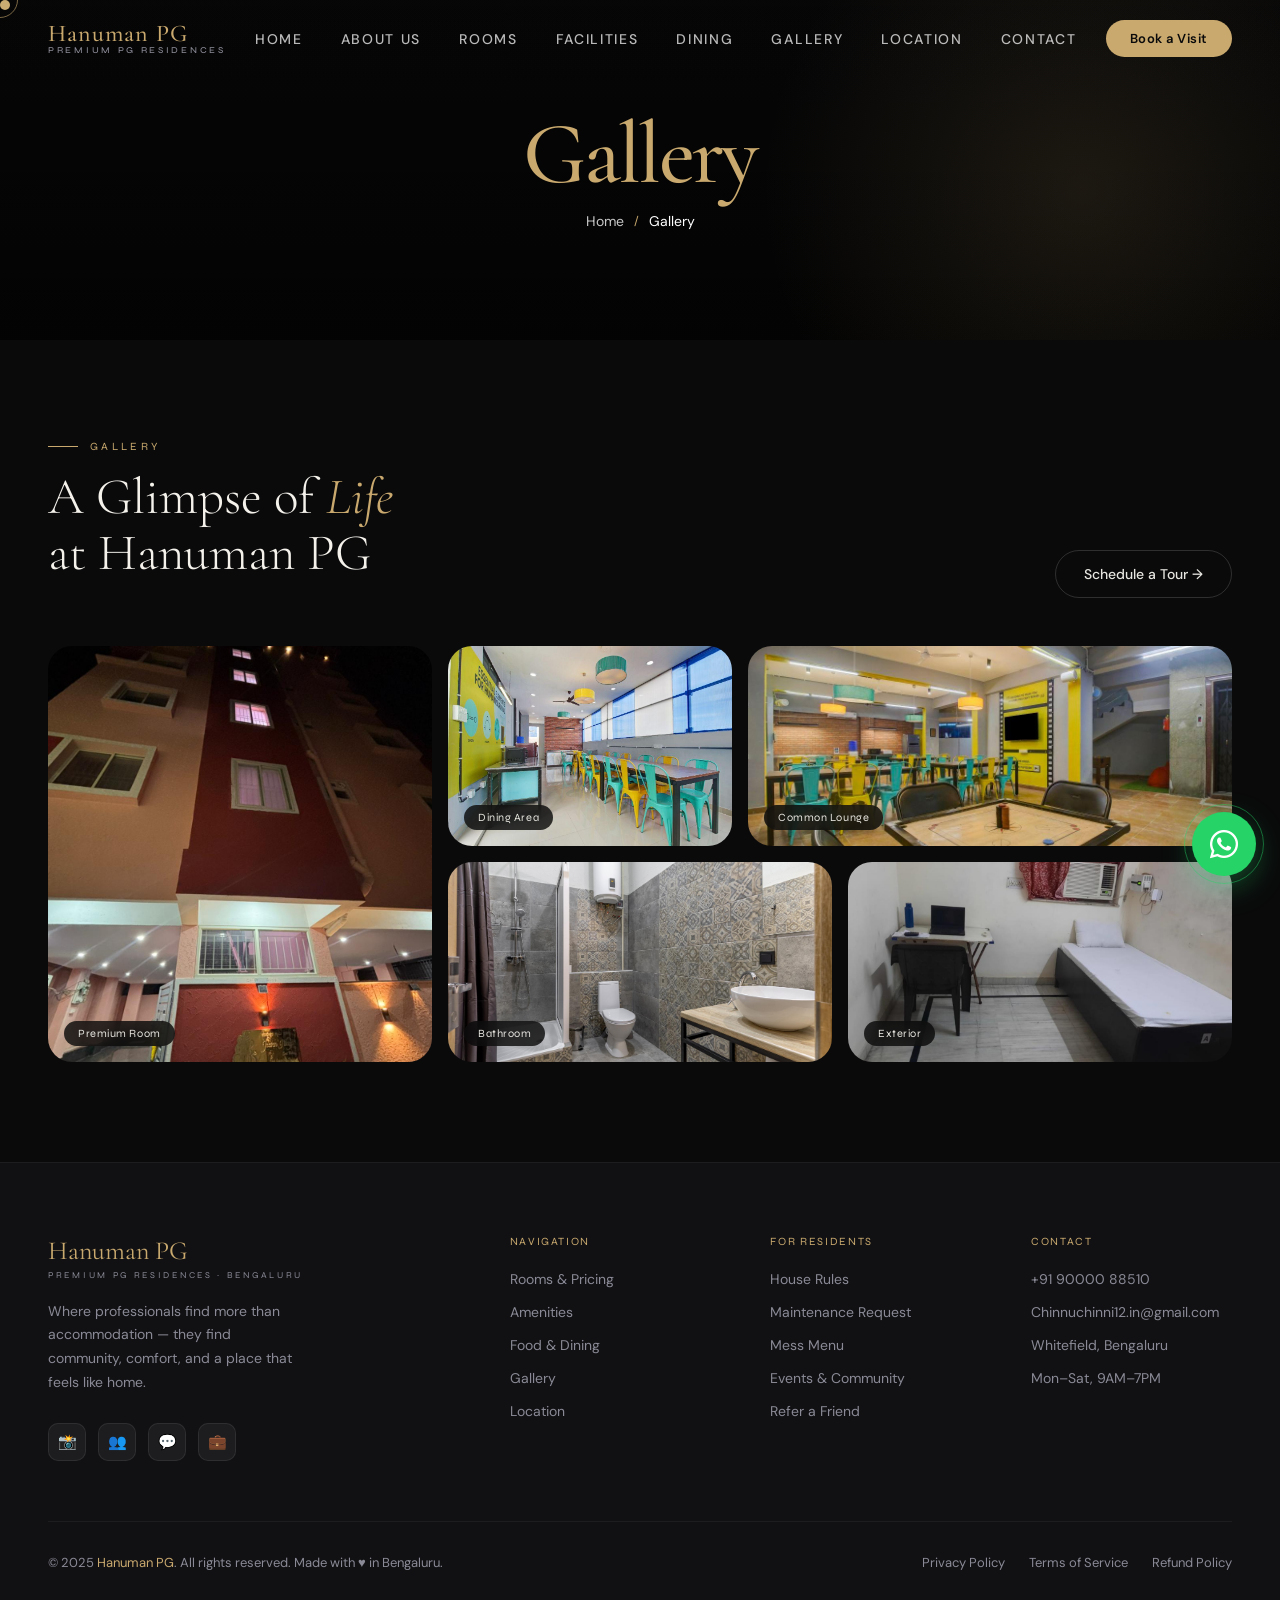
<file: gallery.html>
<!DOCTYPE html>
<html lang="en">
<head>
<meta charset="UTF-8">
<meta name="viewport" content="width=device-width, initial-scale=1.0">
<title>Hanuman PG — Premium PG Residences, Bengaluru</title>
<link rel="preconnect" href="https://fonts.googleapis.com">
<link rel="icon" type="image/png" sizes="32x32" href="images/logo.png">
<link href="https://fonts.googleapis.com/css2?family=Cormorant+Garamond:ital,wght@0,300;0,400;0,500;0,600;1,300;1,400&family=DM+Sans:wght@300;400;500;600&family=Syne:wght@400;500;600;700;800&display=swap" rel="stylesheet">
<link rel="stylesheet" type="text/css" href="style.css">
<link rel="stylesheet"
href="https://cdnjs.cloudflare.com/ajax/libs/font-awesome/6.5.1/css/all.min.css">

</head>
<body>

<!-- Custom cursor -->
<div class="cursor" id="cursor"></div>
<div class="cursor-ring" id="cursorRing"></div>

<!-- WhatsApp float -->
<a href="https://wa.me/919000088510"
   class="whatsapp-float"
   target="_blank"
   title="Chat on WhatsApp">

    <i class="fab fa-whatsapp"></i>

</a>

<!-- Toast notification -->
<div class="toast" id="toast">
  <div class="toast-title">
    <span class="toast-dot"></span>
    Hanuman Gents Luxury PG
  </div>

  <div class="toast-msg">
    A guest just booked a Premium Luxury Room
  </div>
</div>

<!-- ── NAVBAR ── -->
<nav id="navbar">
  <a href="index.html" class="nav-logo">
    Hanuman PG
    <span>Premium PG Residences</span>
</a>
 <ul class="nav-links">
    <li><a href="index.html">Home</a></li>
     <li><a href="about-us.html">About Us</a></li>
    <li><a href="rooms.html">Rooms</a></li>
    <li><a href="facilities.html">Facilities</a></li>
    <li><a href="dining.html">Dining</a></li>
    <li><a href="gallery.html">Gallery</a></li>
    <li><a href="location.html">Location</a></li>
    <li><a href="contact.html">Contact</a></li>
  </ul>
  <a href="#contact" class="nav-cta">Book a Visit</a>
  <button class="nav-mobile-btn" id="mobileMenuBtn" aria-label="Open menu">
    <span></span><span></span><span></span>
  </button>
</nav>

<!-- Mobile menu -->
<div class="mobile-menu" id="mobileMenu">

    <button class="mobile-close" id="mobileClose">
        ✕
    </button>

    <ul class="mobile-nav-links">

        <li>
            <a href="index.html" class="mobile-link">
                Home
            </a>
        </li>

        <li>
            <a href="about-us.html" class="mobile-link">
                About Us
            </a>
        </li>

        <li>
            <a href="rooms.html" class="mobile-link">
                Rooms
            </a>
        </li>

        <li>
            <a href="facilities.html" class="mobile-link">
                Facilities
            </a>
        </li>

        <li>
            <a href="dining.html" class="mobile-link">
                Dining
            </a>
        </li>

        <li>
            <a href="gallery.html" class="mobile-link">
                Gallery
            </a>
        </li>

        <li>
            <a href="location.html" class="mobile-link">
                Location
            </a>
        </li>

        <li>
            <a href="contact.html" class="mobile-link">
                Contact
            </a>
        </li>

    </ul>

</div>
<!-- =========================
GALLERY PAGE BANNER
========================= -->

<div class="gallery-page-banner">

    <div class="gallery-banner-overlay"></div>

    <div class="gallery-banner-content">

        <h1>
            Gallery
        </h1>

        <div class="gallery-breadcrumb">

            <a href="index.html">
                Home
            </a>

            <span>/</span>

            <p>
                Gallery
            </p>

        </div>

    </div>

</div>


<!-- ── GALLERY ── -->
<section id="gallery">

    <div class="gallery-header reveal">

        <div>
            <div class="section-eyebrow">
                Gallery
            </div>

            <h2 class="section-title">
                A Glimpse of <em>Life</em><br />
                at Hanuman PG
            </h2>
        </div>

        <a href="#contact" class="btn-ghost" style="white-space: nowrap">
            Schedule a Tour →
        </a>

    </div>

    <div class="gallery-grid reveal">

        <!-- IMAGE 1 -->

        <div class="gal-cell gc-1">

            <div class="gal-inner gi-1">

              
                  <img src="images/gallery/exterior.jpeg" alt="Building Exterior">

            </div>

            <div class="gal-overlay">
                <div class="gal-overlay-icon">🔍</div>
            </div>

            <div class="gal-label">
                Premium Room
            </div>

        </div>

        <!-- IMAGE 2 -->

        <div class="gal-cell gc-2">

            <div class="gal-inner gi-2">

                <img src="images/gallery/dining.jpeg" alt="Dining Area">

            </div>

            <div class="gal-overlay">
                <div class="gal-overlay-icon">🔍</div>
            </div>

            <div class="gal-label">
                Dining Area
            </div>

        </div>

        <!-- IMAGE 3 -->

        <div class="gal-cell gc-3">

            <div class="gal-inner gi-3">

                <img src="images/gallery/lounge.jpeg" alt="Common Lounge">

            </div>

            <div class="gal-overlay">
                <div class="gal-overlay-icon">🔍</div>
            </div>

            <div class="gal-label">
                Common Lounge
            </div>

        </div>

        <!-- IMAGE 4 -->

        <div class="gal-cell gc-4">

            <div class="gal-inner gi-4">

                <img src="images/gallery/bathroom.jpeg" alt="Bathroom">

            </div>

            <div class="gal-overlay">
                <div class="gal-overlay-icon">🔍</div>
            </div>

            <div class="gal-label">
                Bathroom
            </div>

        </div>

        <!-- IMAGE 5 -->

        <div class="gal-cell gc-5">

            <div class="gal-inner gi-5">

                 <img src="images/gallery/room-1.jpeg" alt="Premium Room">

            </div>

            <div class="gal-overlay">
                <div class="gal-overlay-icon">🔍</div>
            </div>

            <div class="gal-label">
                Exterior
            </div>

        </div>

    </div>

</section>


<!-- ── FOOTER ── -->
<footer>
  <div class="footer-inner">
    <div class="footer-grid">
      <div class="footer-brand">
        <span class="footer-logo">Hanuman PG</span>
        <span class="footer-logo-sub">Premium PG Residences · Bengaluru</span>
        <p class="footer-tagline">Where professionals find more than accommodation — they find community, comfort, and a place that feels like home.</p>
        <div class="social-links">
                    <a href="https://www.instagram.com/hanuman_gents_pg/" class="social-link" title="Instagram">📸</a>
                    <a href="https://www.facebook.com/hanuman.gents.pg" class="social-link" title="Facebook">👥</a>
                    <a href="https://wa.me/919000088510" class="social-link" title="WhatsApp">💬</a>
                    <a href="https://www.linkedin.com/company/elysian-stay" class="social-link" title="LinkedIn">💼</a>
                </div>
      </div>
      <div>
        <div class="footer-col-title">Navigation</div>
        <ul class="footer-links">
          <li><a href="rooms.html">Rooms & Pricing</a></li>
          <li><a href="facilities.html">Amenities</a></li>
          <li><a href="dining.html">Food & Dining</a></li>
          <li><a href="gallery.html">Gallery</a></li>
          <li><a href="location.html">Location</a></li>
        </ul>
      </div>
      <div>
        <div class="footer-col-title">For Residents</div>
        <ul class="footer-links">
          <li><a href="#">House Rules</a></li>
          <li><a href="#">Maintenance Request</a></li>
          <li><a href="#">Mess Menu</a></li>
          <li><a href="#">Events & Community</a></li>
          <li><a href="#">Refer a Friend</a></li>
        </ul>
      </div>
      <div>
        <div class="footer-col-title">Contact</div>
        <ul class="footer-links">
          <li><a href="tel:+919876543210">+91 90000 88510</a></li>
          <li><a href="mailto:Chinnuchinni12.in@gmail.com">Chinnuchinni12.in@gmail.com</a></li>
          <li><a href="location.html">Whitefield, Bengaluru</a></li>
          <li><a href="#">Mon–Sat, 9AM–7PM</a></li>
        </ul>
      </div>
    </div>
    <div class="footer-bottom">
      <p class="footer-copy">© 2025 <span>Hanuman PG</span>. All rights reserved. Made with ♥ in Bengaluru.</p>
      <div class="footer-legal">
        <a href="privacy-policy.html">Privacy Policy</a>
        <a href="terms-of-service.html">Terms of Service</a>
        <a href="refund-policy.html">Refund Policy</a>
      </div>
    </div>
  </div>
</footer>

<script>
// ── Custom cursor ──
const cursor = document.getElementById('cursor');
const cursorRing = document.getElementById('cursorRing');
let mouseX = 0, mouseY = 0, ringX = 0, ringY = 0;

document.addEventListener('mousemove', e => {
  mouseX = e.clientX; mouseY = e.clientY;
  cursor.style.left = mouseX - 5 + 'px';
  cursor.style.top = mouseY - 5 + 'px';
});

function animateRing() {
  ringX += (mouseX - ringX - 18) * 0.15;
  ringY += (mouseY - ringY - 18) * 0.15;
  cursorRing.style.left = ringX + 'px';
  cursorRing.style.top = ringY + 'px';
  requestAnimationFrame(animateRing);
}
animateRing();

document.querySelectorAll('a, button, .room-card, .bento-cell, .testi-card, .location-card').forEach(el => {
  el.addEventListener('mouseenter', () => {
    cursor.style.transform = 'scale(2)';
    cursorRing.style.transform = 'scale(1.5)';
    cursorRing.style.borderColor = 'rgba(201,169,110,0.8)';
  });
  el.addEventListener('mouseleave', () => {
    cursor.style.transform = 'scale(1)';
    cursorRing.style.transform = 'scale(1)';
    cursorRing.style.borderColor = 'rgba(201,169,110,0.6)';
  });
});

// ── Navbar scroll ──
const navbar = document.getElementById('navbar');
window.addEventListener('scroll', () => {
  if (window.scrollY > 60) navbar.classList.add('scrolled');
  else navbar.classList.remove('scrolled');
});

// ── Scroll reveal ──
const revealEls = document.querySelectorAll('.reveal');
const observer = new IntersectionObserver(entries => {
  entries.forEach(entry => {
    if (entry.isIntersecting) {
      entry.target.classList.add('visible');
    }
  });
}, { threshold: 0.12, rootMargin: '0px 0px -60px 0px' });
revealEls.forEach(el => observer.observe(el));

// ── Mobile menu ──
const mobileMenuBtn = document.getElementById('mobileMenuBtn');
const mobileMenu = document.getElementById('mobileMenu');
const mobileClose = document.getElementById('mobileClose');

mobileMenuBtn.addEventListener('click', () => mobileMenu.classList.add('open'));
mobileClose.addEventListener('click', () => mobileMenu.classList.remove('open'));
document.querySelectorAll('.mobile-link').forEach(link => {
  link.addEventListener('click', () => mobileMenu.classList.remove('open'));
});

// ── Toast notification ──
const toast = document.getElementById('toast');
setTimeout(() => {
  toast.classList.add('show');
  setTimeout(() => toast.classList.remove('show'), 4500);
}, 3000);

// ── Form submit ──
document.getElementById('bookingForm').addEventListener('submit', function(e) {
  e.preventDefault();
  const btn = this.querySelector('button[type="submit"]');
  btn.textContent = '✓ Request Sent! We\'ll call you soon.';
  btn.style.background = '#22c55e';
  btn.style.color = 'white';
  btn.disabled = true;
  setTimeout(() => {
    btn.textContent = 'Send Booking Request →';
    btn.style.background = '';
    btn.style.color = '';
    btn.disabled = false;
    this.reset();
  }, 4000);
});

// ── Parallax hero ──
window.addEventListener('scroll', () => {
  const scrollY = window.scrollY;
  const heroBg = document.querySelector('.hero-bg');
  if (heroBg) heroBg.style.transform = `translateY(${scrollY * 0.3}px)`;
});

// ── Counter animation ──
function animateCounter(el, target, suffix = '') {
  let current = 0;
  const increment = target / 60;
  const timer = setInterval(() => {
    current += increment;
    if (current >= target) {
      current = target;
      clearInterval(timer);
    }
    el.textContent = Math.round(current) + suffix;
  }, 25);
}
const statsObserver = new IntersectionObserver(entries => {
  entries.forEach(entry => {
    if (entry.isIntersecting) {
      const nums = entry.target.querySelectorAll('.about-num');
      const targets = [80, 3, 24, 100];
      const suffixes = ['+', 'yr', '/7', '%'];
      nums.forEach((el, i) => {
        const originalContent = el.textContent;
        animateCounter(el, targets[i], suffixes[i]);
      });
      statsObserver.unobserve(entry.target);
    }
  });
}, { threshold: 0.5 });
const aboutStrip = document.querySelector('.about-strip');
if (aboutStrip) statsObserver.observe(aboutStrip);

// ── Hero stat counter on load ──
setTimeout(() => {
  const heroStats = document.querySelectorAll('.hero-stat-num');
}, 1500);

// ── Touch: disable custom cursor on mobile ──
if ('ontouchstart' in window) {
  cursor.style.display = 'none';
  cursorRing.style.display = 'none';
  document.body.style.cursor = 'auto';
}
</script>
</html>
</file>
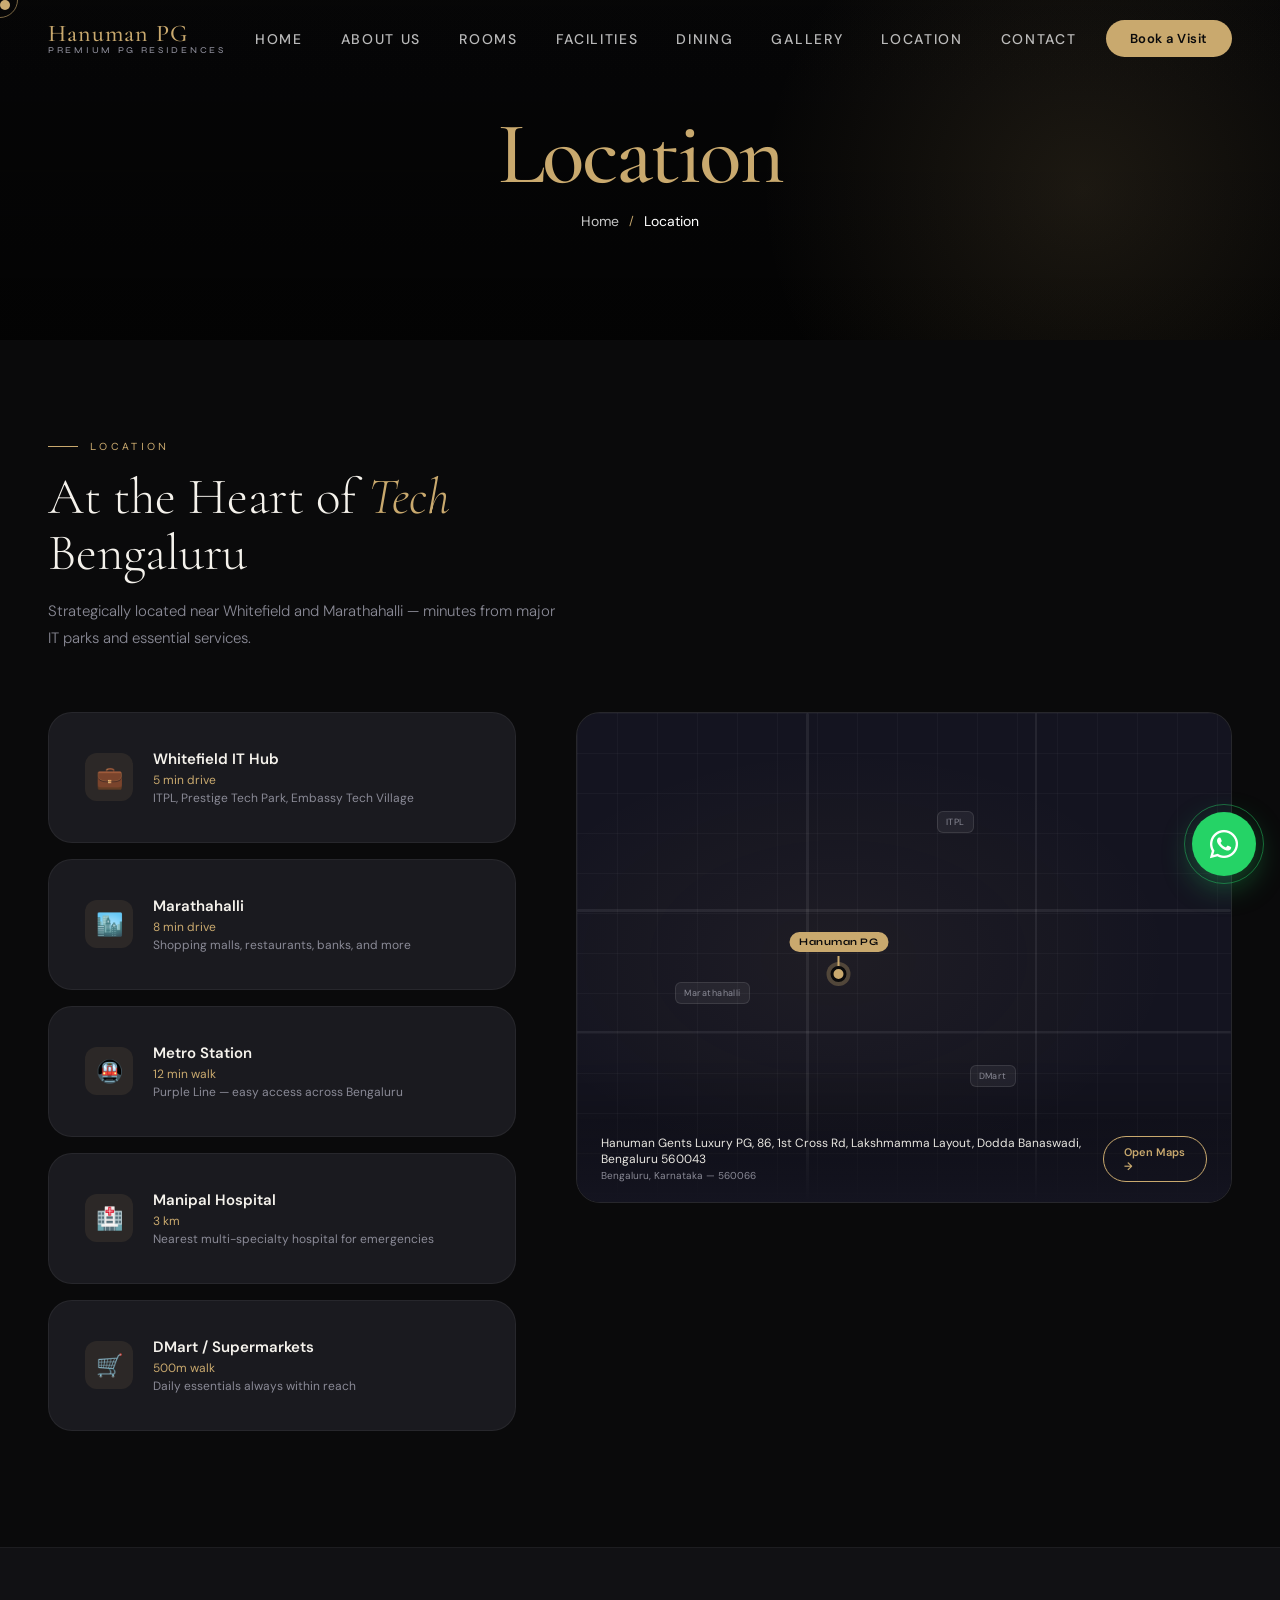
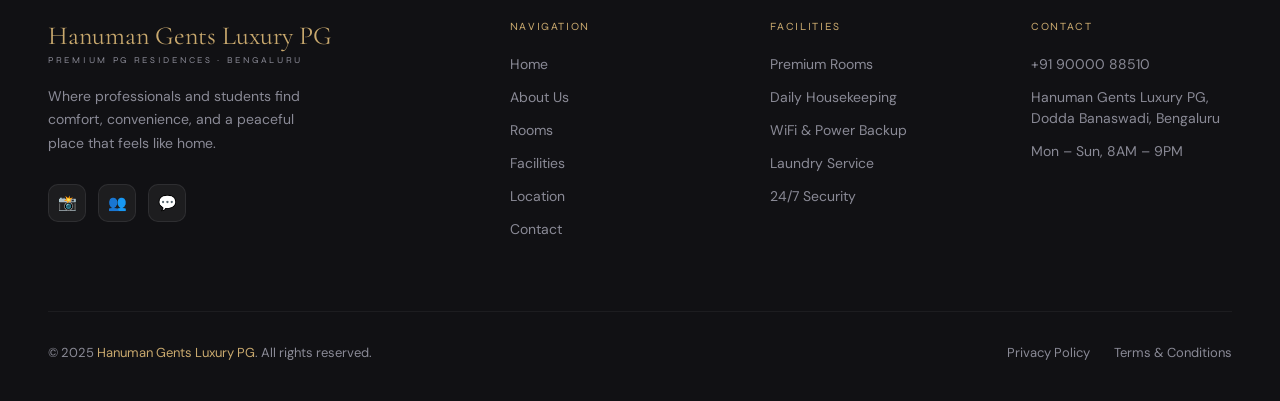
<file: location.html>
<!DOCTYPE html>
<html lang="en">
<head>
<meta charset="UTF-8">
<meta name="viewport" content="width=device-width, initial-scale=1.0">
<title>Hanuman PG — Premium PG Residences, Bengaluru</title>
<link rel="preconnect" href="https://fonts.googleapis.com">
<link rel="icon" type="image/png" sizes="32x32" href="images/logo.png">
<link href="https://fonts.googleapis.com/css2?family=Cormorant+Garamond:ital,wght@0,300;0,400;0,500;0,600;1,300;1,400&family=DM+Sans:wght@300;400;500;600&family=Syne:wght@400;500;600;700;800&display=swap" rel="stylesheet">
<link rel="stylesheet" type="text/css" href="style.css">
<link rel="stylesheet"
href="https://cdnjs.cloudflare.com/ajax/libs/font-awesome/6.5.1/css/all.min.css">

</head>
<body>

<!-- Custom cursor -->
<div class="cursor" id="cursor"></div>
<div class="cursor-ring" id="cursorRing"></div>

<!-- WhatsApp float -->
<a href="https://wa.me/919000088510"
   class="whatsapp-float"
   target="_blank"
   title="Chat on WhatsApp">

    <i class="fab fa-whatsapp"></i>

</a>

<!-- Toast notification -->
<div class="toast" id="toast">
  <div class="toast-title">
    <span class="toast-dot"></span>
    Hanuman Gents Luxury PG
  </div>

  <div class="toast-msg">
    A guest just booked a Premium Luxury Room
  </div>
</div>

<!-- ── NAVBAR ── -->
<nav id="navbar">
  <a href="index.html" class="nav-logo">
    Hanuman PG
    <span>Premium PG Residences</span>
</a>
 <ul class="nav-links">
    <li><a href="index.html">Home</a></li>
     <li><a href="about-us.html">About Us</a></li>
    <li><a href="rooms.html">Rooms</a></li>
    <li><a href="facilities.html">Facilities</a></li>
    <li><a href="dining.html">Dining</a></li>
    <li><a href="gallery.html">Gallery</a></li>
    <li><a href="location.html">Location</a></li>
    <li><a href="contact.html">Contact</a></li>
  </ul>
  <a href="#contact" class="nav-cta">Book a Visit</a>
  <button class="nav-mobile-btn" id="mobileMenuBtn" aria-label="Open menu">
    <span></span><span></span><span></span>
  </button>
</nav>

<!-- Mobile menu -->
<div class="mobile-menu" id="mobileMenu">

    <button class="mobile-close" id="mobileClose">
        ✕
    </button>

    <ul class="mobile-nav-links">

        <li>
            <a href="index.html" class="mobile-link">
                Home
            </a>
        </li>

        <li>
            <a href="about-us.html" class="mobile-link">
                About Us
            </a>
        </li>

        <li>
            <a href="rooms.html" class="mobile-link">
                Rooms
            </a>
        </li>

        <li>
            <a href="facilities.html" class="mobile-link">
                Facilities
            </a>
        </li>

        <li>
            <a href="dining.html" class="mobile-link">
                Dining
            </a>
        </li>

        <li>
            <a href="gallery.html" class="mobile-link">
                Gallery
            </a>
        </li>

        <li>
            <a href="location.html" class="mobile-link">
                Location
            </a>
        </li>

        <li>
            <a href="contact.html" class="mobile-link">
                Contact
            </a>
        </li>

    </ul>

</div>
<!-- =========================
LOCATION PAGE BANNER
========================= -->

<div class="location-page-banner">

    <div class="location-banner-overlay"></div>

    <div class="location-banner-content">

        <h1>
            Location
        </h1>

        <div class="location-breadcrumb">

            <a href="index.html">
                Home
            </a>

            <span>/</span>

            <p>
                Location
            </p>

        </div>

    </div>

</div>




<!-- ── LOCATION ── -->
<section id="location">
  <div class="reveal">
    <div class="section-eyebrow">Location</div>
    <h2 class="section-title">At the Heart of <em>Tech</em><br>Bengaluru</h2>
    <p class="section-desc">Strategically located near Whitefield and Marathahalli — minutes from major IT parks and essential services.</p>
  </div>
  <div class="location-layout">
    <div>
      <div class="location-card reveal">
        <div class="loc-icon">💼</div>
        <div>
          <div class="loc-name">Whitefield IT Hub</div>
          <div class="loc-dist">5 min drive</div>
          <div class="loc-desc">ITPL, Prestige Tech Park, Embassy Tech Village</div>
        </div>
      </div>
      <div class="location-card reveal reveal-delay-1">
        <div class="loc-icon">🏙️</div>
        <div>
          <div class="loc-name">Marathahalli</div>
          <div class="loc-dist">8 min drive</div>
          <div class="loc-desc">Shopping malls, restaurants, banks, and more</div>
        </div>
      </div>
      <div class="location-card reveal reveal-delay-2">
        <div class="loc-icon">🚇</div>
        <div>
          <div class="loc-name">Metro Station</div>
          <div class="loc-dist">12 min walk</div>
          <div class="loc-desc">Purple Line — easy access across Bengaluru</div>
        </div>
      </div>
      <div class="location-card reveal reveal-delay-3">
        <div class="loc-icon">🏥</div>
        <div>
          <div class="loc-name">Manipal Hospital</div>
          <div class="loc-dist">3 km</div>
          <div class="loc-desc">Nearest multi-specialty hospital for emergencies</div>
        </div>
      </div>
      <div class="location-card reveal reveal-delay-4">
        <div class="loc-icon">🛒</div>
        <div>
          <div class="loc-name">DMart / Supermarkets</div>
          <div class="loc-dist">500m walk</div>
          <div class="loc-desc">Daily essentials always within reach</div>
        </div>
      </div>
    </div>
    <div class="reveal reveal-delay-2">
      <div class="map-mock">
        <div class="map-bg">
          <div class="map-lines"></div>
          <div class="map-roads">
            <div class="map-road mr1"></div>
            <div class="map-road mr2"></div>
            <div class="map-road mr3"></div>
            <div class="map-road mr4"></div>
          </div>
          <div class="map-landmark ml1">ITPL</div>
          <div class="map-landmark ml2">Marathahalli</div>
          <div class="map-landmark ml3">DMart</div>
          <div class="map-pin">
            <div class="pin-label">Hanuman PG</div>
            <div class="pin-tail"></div>
            <div class="pin-dot"></div>
          </div>
        </div>
        <div class="map-footer">
          <div class="map-addr">
            Hanuman Gents Luxury PG, 86, 1st Cross Rd, Lakshmamma Layout, Dodda Banaswadi, Bengaluru 560043
            <span>Bengaluru, Karnataka — 560066</span>
          </div>
          <a href="https://maps.google.com" target="_blank" class="btn-sm" style="font-size:11px;">Open Maps →</a>
        </div>
      </div>
    </div>
  </div>
</section>






<!-- ── FOOTER ── -->
<footer>
  <div class="footer-inner">
    <div class="footer-grid">

        <div class="footer-brand">
            <span class="footer-logo">Hanuman Gents Luxury PG</span>
            <span class="footer-logo-sub">Premium PG Residences · Bengaluru</span>

            <p class="footer-tagline">
                Where professionals and students find comfort, convenience, and a peaceful place that feels like home.
            </p>

            <div class="social-links">
                <a href="https://www.instagram.com/hanuman_gents_pg/" class="social-link" title="Instagram">📸</a>

                <a href="https://www.facebook.com/hanuman.gents.pg" class="social-link" title="Facebook">👥</a>

                <a href="https://wa.me/919000088510" class="social-link" title="WhatsApp">💬</a>
            </div>
        </div>

        <div>
            <div class="footer-col-title">Navigation</div>

            <ul class="footer-links">
                <li><a href="index.html">Home</a></li>

                <li><a href="about-us.html">About Us</a></li>

                <li><a href="rooms.html">Rooms</a></li>

                <li><a href="facilities.html">Facilities</a></li>

                <li><a href="location.html">Location</a></li>

                <li><a href="contact.html">Contact</a></li>
            </ul>
        </div>

        <div>
            <div class="footer-col-title">Facilities</div>

            <ul class="footer-links">
                <li><a href="#">Premium Rooms</a></li>

                <li><a href="#">Daily Housekeeping</a></li>

                <li><a href="#">WiFi & Power Backup</a></li>

                <li><a href="#">Laundry Service</a></li>

                <li><a href="#">24/7 Security</a></li>
            </ul>
        </div>

        <div>
            <div class="footer-col-title">Contact</div>

            <ul class="footer-links">
                <li>
                    <a href="tel:+919000088510">
                        +91 90000 88510
                    </a>
                </li>

                <li>
                    <a href="#">
                        Hanuman Gents Luxury PG,
                        Dodda Banaswadi, Bengaluru
                    </a>
                </li>

                <li>
                    <a href="#">
                        Mon – Sun, 8AM – 9PM
                    </a>
                </li>
            </ul>
        </div>

    </div>

    <div class="footer-bottom">

        <p class="footer-copy">
            © 2025 <span>Hanuman Gents Luxury PG</span>.
            All rights reserved.
        </p>

        <div class="footer-legal">
            <a href="#">Privacy Policy</a>

            <a href="#">Terms & Conditions</a>
        </div>

    </div>
</div>
</footer>

<script>
// ── Custom cursor ──
const cursor = document.getElementById('cursor');
const cursorRing = document.getElementById('cursorRing');
let mouseX = 0, mouseY = 0, ringX = 0, ringY = 0;

document.addEventListener('mousemove', e => {
  mouseX = e.clientX; mouseY = e.clientY;
  cursor.style.left = mouseX - 5 + 'px';
  cursor.style.top = mouseY - 5 + 'px';
});

function animateRing() {
  ringX += (mouseX - ringX - 18) * 0.15;
  ringY += (mouseY - ringY - 18) * 0.15;
  cursorRing.style.left = ringX + 'px';
  cursorRing.style.top = ringY + 'px';
  requestAnimationFrame(animateRing);
}
animateRing();

document.querySelectorAll('a, button, .room-card, .bento-cell, .testi-card, .location-card').forEach(el => {
  el.addEventListener('mouseenter', () => {
    cursor.style.transform = 'scale(2)';
    cursorRing.style.transform = 'scale(1.5)';
    cursorRing.style.borderColor = 'rgba(201,169,110,0.8)';
  });
  el.addEventListener('mouseleave', () => {
    cursor.style.transform = 'scale(1)';
    cursorRing.style.transform = 'scale(1)';
    cursorRing.style.borderColor = 'rgba(201,169,110,0.6)';
  });
});

// ── Navbar scroll ──
const navbar = document.getElementById('navbar');
window.addEventListener('scroll', () => {
  if (window.scrollY > 60) navbar.classList.add('scrolled');
  else navbar.classList.remove('scrolled');
});

// ── Scroll reveal ──
const revealEls = document.querySelectorAll('.reveal');
const observer = new IntersectionObserver(entries => {
  entries.forEach(entry => {
    if (entry.isIntersecting) {
      entry.target.classList.add('visible');
    }
  });
}, { threshold: 0.12, rootMargin: '0px 0px -60px 0px' });
revealEls.forEach(el => observer.observe(el));

// ── Mobile menu ──
const mobileMenuBtn = document.getElementById('mobileMenuBtn');
const mobileMenu = document.getElementById('mobileMenu');
const mobileClose = document.getElementById('mobileClose');

mobileMenuBtn.addEventListener('click', () => mobileMenu.classList.add('open'));
mobileClose.addEventListener('click', () => mobileMenu.classList.remove('open'));
document.querySelectorAll('.mobile-link').forEach(link => {
  link.addEventListener('click', () => mobileMenu.classList.remove('open'));
});

// ── Toast notification ──
const toast = document.getElementById('toast');
setTimeout(() => {
  toast.classList.add('show');
  setTimeout(() => toast.classList.remove('show'), 4500);
}, 3000);

// ── Form submit ──
document.getElementById('bookingForm').addEventListener('submit', function(e) {
  e.preventDefault();
  const btn = this.querySelector('button[type="submit"]');
  btn.textContent = '✓ Request Sent! We\'ll call you soon.';
  btn.style.background = '#22c55e';
  btn.style.color = 'white';
  btn.disabled = true;
  setTimeout(() => {
    btn.textContent = 'Send Booking Request →';
    btn.style.background = '';
    btn.style.color = '';
    btn.disabled = false;
    this.reset();
  }, 4000);
});

// ── Parallax hero ──
window.addEventListener('scroll', () => {
  const scrollY = window.scrollY;
  const heroBg = document.querySelector('.hero-bg');
  if (heroBg) heroBg.style.transform = `translateY(${scrollY * 0.3}px)`;
});

// ── Counter animation ──
function animateCounter(el, target, suffix = '') {
  let current = 0;
  const increment = target / 60;
  const timer = setInterval(() => {
    current += increment;
    if (current >= target) {
      current = target;
      clearInterval(timer);
    }
    el.textContent = Math.round(current) + suffix;
  }, 25);
}
const statsObserver = new IntersectionObserver(entries => {
  entries.forEach(entry => {
    if (entry.isIntersecting) {
      const nums = entry.target.querySelectorAll('.about-num');
      const targets = [80, 3, 24, 100];
      const suffixes = ['+', 'yr', '/7', '%'];
      nums.forEach((el, i) => {
        const originalContent = el.textContent;
        animateCounter(el, targets[i], suffixes[i]);
      });
      statsObserver.unobserve(entry.target);
    }
  });
}, { threshold: 0.5 });
const aboutStrip = document.querySelector('.about-strip');
if (aboutStrip) statsObserver.observe(aboutStrip);

// ── Hero stat counter on load ──
setTimeout(() => {
  const heroStats = document.querySelectorAll('.hero-stat-num');
}, 1500);

// ── Touch: disable custom cursor on mobile ──
if ('ontouchstart' in window) {
  cursor.style.display = 'none';
  cursorRing.style.display = 'none';
  document.body.style.cursor = 'auto';
}
</script>
</html>
</file>
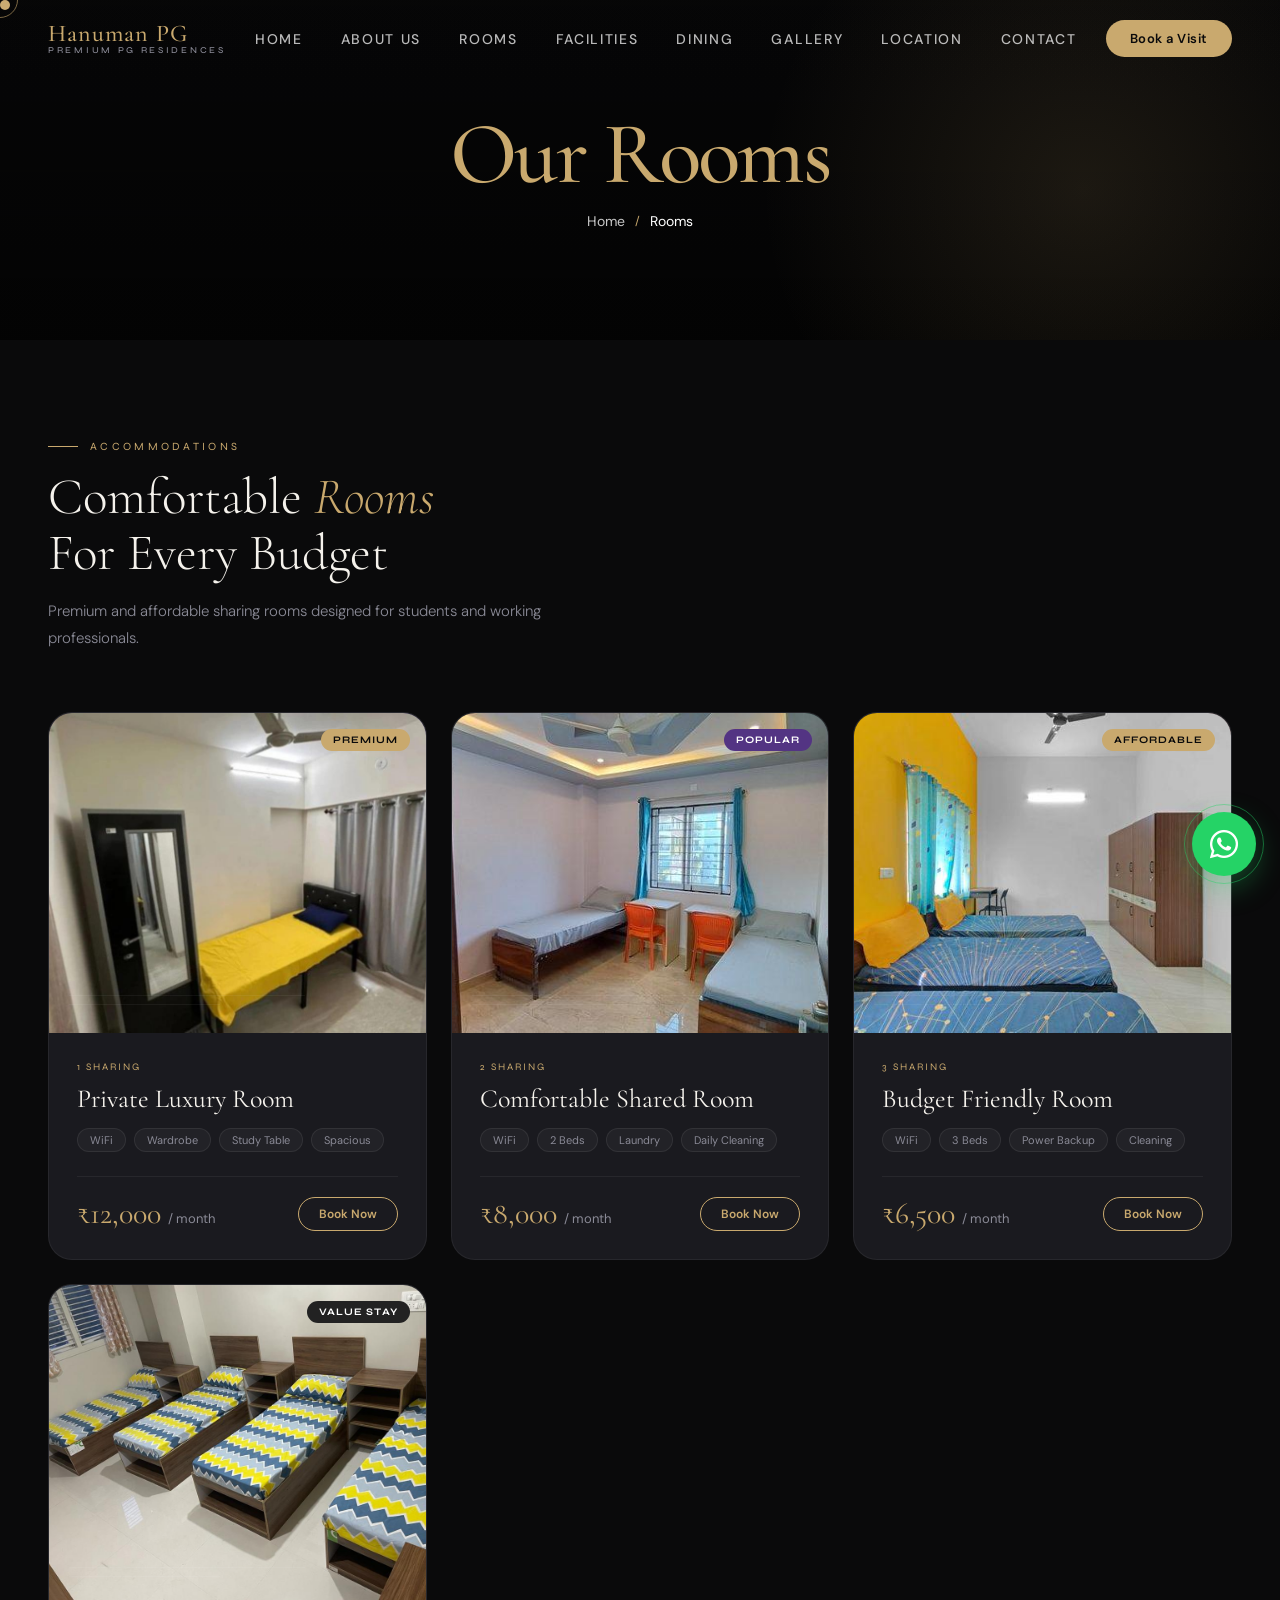
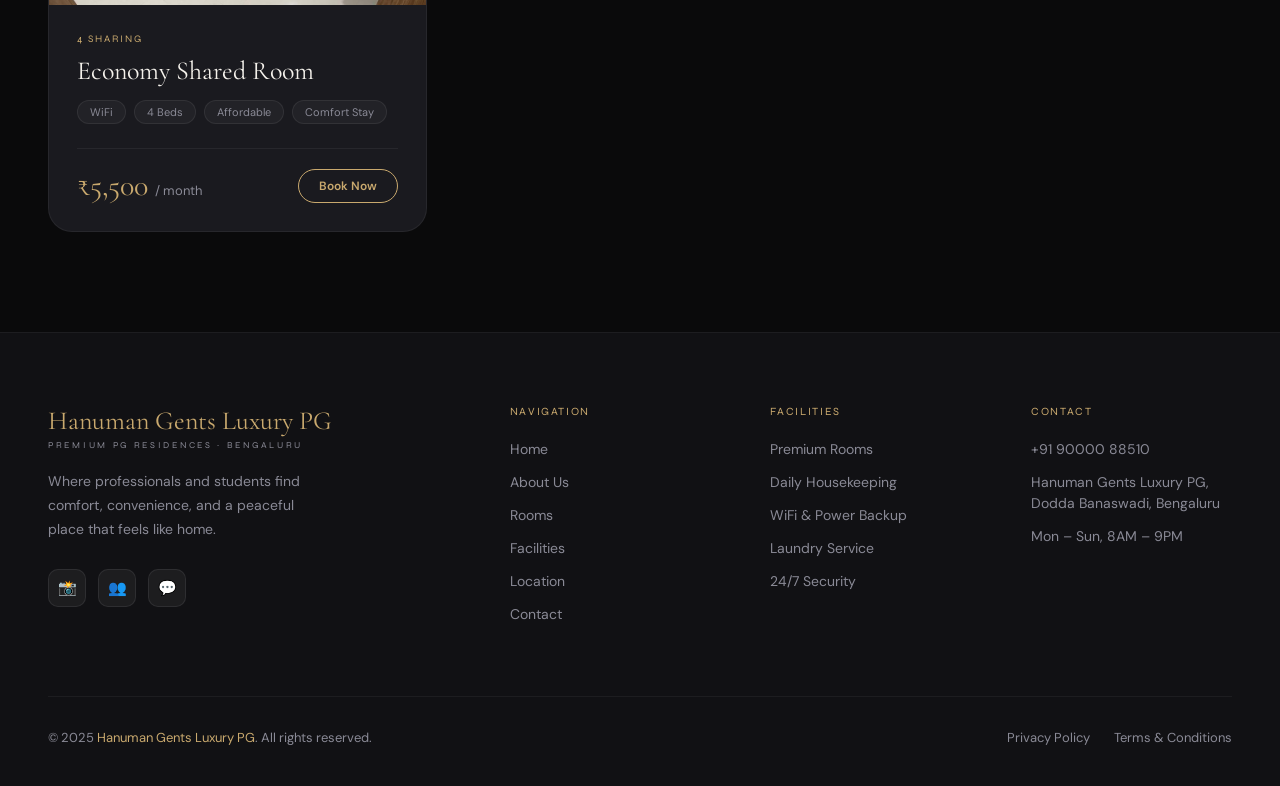
<file: rooms.html>
<!DOCTYPE html>
<html lang="en">
<head>
<meta charset="UTF-8">
<meta name="viewport" content="width=device-width, initial-scale=1.0">
<title>Hanuman PG — Premium PG Residences, Bengaluru</title>
<link rel="preconnect" href="https://fonts.googleapis.com">
<link rel="icon" type="image/png" sizes="32x32" href="images/logo.png">
<link href="https://fonts.googleapis.com/css2?family=Cormorant+Garamond:ital,wght@0,300;0,400;0,500;0,600;1,300;1,400&family=DM+Sans:wght@300;400;500;600&family=Syne:wght@400;500;600;700;800&display=swap" rel="stylesheet">
<link rel="stylesheet" type="text/css" href="style.css">
<link rel="stylesheet"
href="https://cdnjs.cloudflare.com/ajax/libs/font-awesome/6.5.1/css/all.min.css">

</head>
<body>

<!-- Custom cursor -->
<div class="cursor" id="cursor"></div>
<div class="cursor-ring" id="cursorRing"></div>

<!-- WhatsApp float -->
<a href="https://wa.me/919000088510"
   class="whatsapp-float"
   target="_blank"
   title="Chat on WhatsApp">

    <i class="fab fa-whatsapp"></i>

</a>

<!-- Toast notification -->
<div class="toast" id="toast">
  <div class="toast-title">
    <span class="toast-dot"></span>
    Hanuman Gents Luxury PG
  </div>

  <div class="toast-msg">
    A guest just booked a Premium Luxury Room
  </div>
</div>

<!-- ── NAVBAR ── -->
<nav id="navbar">
  <a href="index.html" class="nav-logo">
    Hanuman PG
    <span>Premium PG Residences</span>
</a>
<ul class="nav-links">
    <li><a href="index.html">Home</a></li>
     <li><a href="about-us.html">About Us</a></li>
    <li><a href="rooms.html">Rooms</a></li>
    <li><a href="facilities.html">Facilities</a></li>
    <li><a href="dining.html">Dining</a></li>
    <li><a href="gallery.html">Gallery</a></li>
    <li><a href="location.html">Location</a></li>
    <li><a href="contact.html">Contact</a></li>
  </ul>
  <a href="contact.html" class="nav-cta">Book a Visit</a>
  <button class="nav-mobile-btn" id="mobileMenuBtn" aria-label="Open menu">
    <span></span><span></span><span></span>
  </button>
</nav>

<!-- Mobile menu -->
<div class="mobile-menu" id="mobileMenu">

    <button class="mobile-close" id="mobileClose">
        ✕
    </button>

    <ul class="mobile-nav-links">

        <li>
            <a href="index.html" class="mobile-link">
                Home
            </a>
        </li>

        <li>
            <a href="about-us.html" class="mobile-link">
                About Us
            </a>
        </li>

        <li>
            <a href="rooms.html" class="mobile-link">
                Rooms
            </a>
        </li>

        <li>
            <a href="facilities.html" class="mobile-link">
                Facilities
            </a>
        </li>

        <li>
            <a href="dining.html" class="mobile-link">
                Dining
            </a>
        </li>

        <li>
            <a href="gallery.html" class="mobile-link">
                Gallery
            </a>
        </li>

        <li>
            <a href="location.html" class="mobile-link">
                Location
            </a>
        </li>

        <li>
            <a href="contact.html" class="mobile-link">
                Contact
            </a>
        </li>

    </ul>

</div>
<!-- =========================
ROOMS PAGE BANNER
========================= -->

<div class="rooms-page-banner">

    <div class="rooms-banner-overlay"></div>

    <div class="rooms-banner-content">

        <h1>
            Our Rooms
        </h1>

        <div class="rooms-breadcrumb">

            <a href="index.html">
                Home
            </a>

            <span>/</span>

            <p>
                Rooms
            </p>

        </div>

    </div>

</div>


<!-- ── ROOMS ── -->
<section id="rooms">

    <div class="reveal">
        <div class="section-eyebrow">Accommodations</div>

        <h2 class="section-title">
            Comfortable <em>Rooms</em><br>
            For Every Budget
        </h2>

        <p class="section-desc">
            Premium and affordable sharing rooms designed for students and working professionals.
        </p>
    </div>

    <div class="rooms-grid">

        <!-- 1 Sharing -->
        <div class="room-card reveal reveal-delay-1">

       <div class="room-img">

    <div class="room-img-inner rv-1 room-visual">

        <div class="rv-overlay">
            <img src="images/rooms/1-sharing.jpeg" alt="1 Sharing Room">
        </div>

        <div class="rv-lines">
            <div class="rv-line"></div>
            <div class="rv-line"></div>
        </div>

    </div>

    <div class="room-badge">
        Premium
    </div>

</div>

            <div class="room-body">

                <div class="room-type">1 Sharing</div>

                <div class="room-name">
                    Private Luxury Room
                </div>

                <div class="room-features">
                    <span class="room-feat">WiFi</span>

                    <span class="room-feat">Wardrobe</span>

                    <span class="room-feat">Study Table</span>

                    <span class="room-feat">Spacious</span>
                </div>

                <div class="room-footer">
                    <div>
                        <div class="room-price">
                            ₹12,000 <span>/ month</span>
                        </div>
                    </div>

                    <a href="https://wa.me/919000088510" class="btn-sm">
                        Book Now
                    </a>
                </div>

            </div>
        </div>

        <!-- 2 Sharing -->
        <div class="room-card reveal reveal-delay-2">

           <div class="room-img">

    <div class="room-img-inner rv-2 room-visual">

        <div class="rv-overlay">
            <img src="images/rooms/2-sharing.jpeg" alt="2 Sharing Room">
        </div>

        <div class="rv-lines">
            <div class="rv-line"></div>
            <div class="rv-line"></div>
        </div>

    </div>

    <div class="room-badge" style="background: #533483; color: white">
        Popular
    </div>

</div>


            <div class="room-body">

                <div class="room-type">2 Sharing</div>

                <div class="room-name">
                    Comfortable Shared Room
                </div>

                <div class="room-features">
                    <span class="room-feat">WiFi</span>

                    <span class="room-feat">2 Beds</span>

                    <span class="room-feat">Laundry</span>

                    <span class="room-feat">Daily Cleaning</span>
                </div>

                <div class="room-footer">
                    <div>
                        <div class="room-price">
                            ₹8,000 <span>/ month</span>
                        </div>
                    </div>

                    <a href="https://wa.me/919000088510" class="btn-sm">
                        Book Now
                    </a>
                </div>

            </div>
        </div>

        <!-- 3 Sharing -->
        <div class="room-card reveal reveal-delay-3">

            <div class="room-img">

    <div class="room-img-inner rv-3 room-visual">

        <div class="rv-overlay">
            <img src="images/rooms/3-sharing.jpeg" alt="3 Sharing Room">
        </div>

        <div class="rv-lines">
            <div class="rv-line"></div>
            <div class="rv-line"></div>
        </div>

    </div>

    <div class="room-badge">
        Affordable
    </div>

</div>

            <div class="room-body">

                <div class="room-type">3 Sharing</div>

                <div class="room-name">
                    Budget Friendly Room
                </div>

                <div class="room-features">
                    <span class="room-feat">WiFi</span>

                    <span class="room-feat">3 Beds</span>

                    <span class="room-feat">Power Backup</span>

                    <span class="room-feat">Cleaning</span>
                </div>

                <div class="room-footer">
                    <div>
                        <div class="room-price">
                            ₹6,500 <span>/ month</span>
                        </div>
                    </div>

                    <a href="https://wa.me/919000088510" class="btn-sm">
                        Book Now
                    </a>
                </div>

            </div>
        </div>

        <!-- 4 Sharing -->
        <div class="room-card reveal reveal-delay-4">

           <div class="room-img">

    <div class="room-img-inner rv-4 room-visual">

        <div class="rv-overlay">
            <img src="images/rooms/4-sharing.jpeg" alt="4 Sharing Room">
        </div>

        <div class="rv-lines">
            <div class="rv-line"></div>
            <div class="rv-line"></div>
        </div>

    </div>

    <div class="room-badge" style="background: #222; color: white">
        Value Stay
    </div>

</div>
            <div class="room-body">

                <div class="room-type">4 Sharing</div>

                <div class="room-name">
                    Economy Shared Room
                </div>

                <div class="room-features">
                    <span class="room-feat">WiFi</span>

                    <span class="room-feat">4 Beds</span>

                    <span class="room-feat">Affordable</span>

                    <span class="room-feat">Comfort Stay</span>
                </div>

                <div class="room-footer">
                    <div>
                        <div class="room-price">
                            ₹5,500 <span>/ month</span>
                        </div>
                    </div>

                    <a href="https://wa.me/919000088510" class="btn-sm">
                        Book Now
                    </a>
                </div>

            </div>
        </div>

    </div>

</section>


<!-- ── FOOTER ── -->
<footer>
 <div class="footer-inner">
    <div class="footer-grid">

        <div class="footer-brand">
            <span class="footer-logo">Hanuman Gents Luxury PG</span>
            <span class="footer-logo-sub">Premium PG Residences · Bengaluru</span>

            <p class="footer-tagline">
                Where professionals and students find comfort, convenience, and a peaceful place that feels like home.
            </p>

            <div class="social-links">
                <a href="https://www.instagram.com/hanuman_gents_pg/" class="social-link" title="Instagram">📸</a>

                <a href="https://www.facebook.com/hanuman.gents.pg" class="social-link" title="Facebook">👥</a>

                <a href="https://wa.me/919000088510" class="social-link" title="WhatsApp">💬</a>
            </div>
        </div>

        <div>
            <div class="footer-col-title">Navigation</div>

            <ul class="footer-links">
                <li><a href="index.html">Home</a></li>

                <li><a href="about-us.html">About Us</a></li>

                <li><a href="rooms.html">Rooms</a></li>

                <li><a href="facilities.html">Facilities</a></li>

                <li><a href="location.html">Location</a></li>

                <li><a href="contact.html">Contact</a></li>
            </ul>
        </div>

        <div>
            <div class="footer-col-title">Facilities</div>

            <ul class="footer-links">
                <li><a href="#">Premium Rooms</a></li>

                <li><a href="#">Daily Housekeeping</a></li>

                <li><a href="#">WiFi & Power Backup</a></li>

                <li><a href="#">Laundry Service</a></li>

                <li><a href="#">24/7 Security</a></li>
            </ul>
        </div>

        <div>
            <div class="footer-col-title">Contact</div>

            <ul class="footer-links">
                <li>
                    <a href="tel:+919000088510">
                        +91 90000 88510
                    </a>
                </li>

                <li>
                    <a href="#">
                        Hanuman Gents Luxury PG,
                        Dodda Banaswadi, Bengaluru
                    </a>
                </li>

                <li>
                    <a href="#">
                        Mon – Sun, 8AM – 9PM
                    </a>
                </li>
            </ul>
        </div>

    </div>

    <div class="footer-bottom">

        <p class="footer-copy">
            © 2025 <span>Hanuman Gents Luxury PG</span>.
            All rights reserved.
        </p>

        <div class="footer-legal">
            <a href="#">Privacy Policy</a>

            <a href="#">Terms & Conditions</a>
        </div>

    </div>
</div>
</footer>

<script>
// ── Custom cursor ──
const cursor = document.getElementById('cursor');
const cursorRing = document.getElementById('cursorRing');
let mouseX = 0, mouseY = 0, ringX = 0, ringY = 0;

document.addEventListener('mousemove', e => {
  mouseX = e.clientX; mouseY = e.clientY;
  cursor.style.left = mouseX - 5 + 'px';
  cursor.style.top = mouseY - 5 + 'px';
});

function animateRing() {
  ringX += (mouseX - ringX - 18) * 0.15;
  ringY += (mouseY - ringY - 18) * 0.15;
  cursorRing.style.left = ringX + 'px';
  cursorRing.style.top = ringY + 'px';
  requestAnimationFrame(animateRing);
}
animateRing();

document.querySelectorAll('a, button, .room-card, .bento-cell, .testi-card, .location-card').forEach(el => {
  el.addEventListener('mouseenter', () => {
    cursor.style.transform = 'scale(2)';
    cursorRing.style.transform = 'scale(1.5)';
    cursorRing.style.borderColor = 'rgba(201,169,110,0.8)';
  });
  el.addEventListener('mouseleave', () => {
    cursor.style.transform = 'scale(1)';
    cursorRing.style.transform = 'scale(1)';
    cursorRing.style.borderColor = 'rgba(201,169,110,0.6)';
  });
});

// ── Navbar scroll ──
const navbar = document.getElementById('navbar');
window.addEventListener('scroll', () => {
  if (window.scrollY > 60) navbar.classList.add('scrolled');
  else navbar.classList.remove('scrolled');
});

// ── Scroll reveal ──
const revealEls = document.querySelectorAll('.reveal');
const observer = new IntersectionObserver(entries => {
  entries.forEach(entry => {
    if (entry.isIntersecting) {
      entry.target.classList.add('visible');
    }
  });
}, { threshold: 0.12, rootMargin: '0px 0px -60px 0px' });
revealEls.forEach(el => observer.observe(el));

// ── Mobile menu ──
const mobileMenuBtn = document.getElementById('mobileMenuBtn');
const mobileMenu = document.getElementById('mobileMenu');
const mobileClose = document.getElementById('mobileClose');

mobileMenuBtn.addEventListener('click', () => mobileMenu.classList.add('open'));
mobileClose.addEventListener('click', () => mobileMenu.classList.remove('open'));
document.querySelectorAll('.mobile-link').forEach(link => {
  link.addEventListener('click', () => mobileMenu.classList.remove('open'));
});

// ── Toast notification ──
const toast = document.getElementById('toast');
setTimeout(() => {
  toast.classList.add('show');
  setTimeout(() => toast.classList.remove('show'), 4500);
}, 3000);

// ── Form submit ──
document.getElementById('bookingForm').addEventListener('submit', function(e) {
  e.preventDefault();
  const btn = this.querySelector('button[type="submit"]');
  btn.textContent = '✓ Request Sent! We\'ll call you soon.';
  btn.style.background = '#22c55e';
  btn.style.color = 'white';
  btn.disabled = true;
  setTimeout(() => {
    btn.textContent = 'Send Booking Request →';
    btn.style.background = '';
    btn.style.color = '';
    btn.disabled = false;
    this.reset();
  }, 4000);
});

// ── Parallax hero ──
window.addEventListener('scroll', () => {
  const scrollY = window.scrollY;
  const heroBg = document.querySelector('.hero-bg');
  if (heroBg) heroBg.style.transform = `translateY(${scrollY * 0.3}px)`;
});

// ── Counter animation ──
function animateCounter(el, target, suffix = '') {
  let current = 0;
  const increment = target / 60;
  const timer = setInterval(() => {
    current += increment;
    if (current >= target) {
      current = target;
      clearInterval(timer);
    }
    el.textContent = Math.round(current) + suffix;
  }, 25);
}
const statsObserver = new IntersectionObserver(entries => {
  entries.forEach(entry => {
    if (entry.isIntersecting) {
      const nums = entry.target.querySelectorAll('.about-num');
      const targets = [80, 3, 24, 100];
      const suffixes = ['+', 'yr', '/7', '%'];
      nums.forEach((el, i) => {
        const originalContent = el.textContent;
        animateCounter(el, targets[i], suffixes[i]);
      });
      statsObserver.unobserve(entry.target);
    }
  });
}, { threshold: 0.5 });
const aboutStrip = document.querySelector('.about-strip');
if (aboutStrip) statsObserver.observe(aboutStrip);

// ── Hero stat counter on load ──
setTimeout(() => {
  const heroStats = document.querySelectorAll('.hero-stat-num');
}, 1500);

// ── Touch: disable custom cursor on mobile ──
if ('ontouchstart' in window) {
  cursor.style.display = 'none';
  cursorRing.style.display = 'none';
  document.body.style.cursor = 'auto';
}
</script>
</html>
</file>
<file: style.css>
:root {
  --gold: #C9A96E;
  --gold-light: #E8D5B0;
  --gold-dim: #8B6E42;
  --dark: #0A0A0B;
  --dark-2: #111114;
  --dark-3: #1A1A1F;
  --dark-4: #252530;
  --off-white: #F5F2EC;
  --muted: #8A8A96;
  --text: #E8E6E0;
  --glass: rgba(255,255,255,0.04);
  --glass-border: rgba(201,169,110,0.2);
  --radius: 16px;
  --radius-lg: 24px;
}
*{
    box-sizing: border-box;
}
*, *::before, *::after { box-sizing: border-box; margin: 0; padding: 0; }

html { scroll-behavior: smooth; }

body {
  font-family: 'DM Sans', sans-serif;
  background: var(--dark);
  color: var(--text);
  overflow-x: hidden;
  cursor: none;
}
html,
body{
    overflow-x: hidden;
    width: 100%;
}
.gallery-grid,
.rooms-grid{
    overflow: hidden;
}
img{
    max-width: 100%;
    height: auto;
    display: block;
}

/* Custom cursor */
.cursor {
  width: 10px; height: 10px;
  background: var(--gold);
  border-radius: 50%;
  position: fixed;
  pointer-events: none;
  z-index: 9999;
  transition: transform 0.15s ease;
  mix-blend-mode: screen;
}
.cursor-ring {
  width: 36px; height: 36px;
  border: 1px solid rgba(201,169,110,0.6);
  border-radius: 50%;
  position: fixed;
  pointer-events: none;
  z-index: 9998;
  transition: all 0.25s cubic-bezier(0.23,1,0.32,1);
}

/* Scrollbar */
::-webkit-scrollbar { width: 3px; }
::-webkit-scrollbar-track { background: var(--dark); }
::-webkit-scrollbar-thumb { background: var(--gold-dim); border-radius: 2px; }

/* ── NAVBAR ── */
nav {
  position: fixed;
  top: 0; left: 0; right: 0;
  z-index: 1000;
  padding: 20px 48px;
  display: flex;
  align-items: center;
  justify-content: space-between;
  transition: all 0.5s ease;
}
nav.scrolled {
  background: rgba(10,10,11,0.85);
  backdrop-filter: blur(24px) saturate(180%);
  -webkit-backdrop-filter: blur(24px) saturate(180%);
  border-bottom: 1px solid var(--glass-border);
  padding: 14px 48px;
}
.nav-logo {
  font-family: 'Cormorant Garamond', serif;
  font-size: 24px;
  font-weight: 500;
  color: var(--gold);
  letter-spacing: 0.05em;
  text-decoration: none;
  display: flex;
  flex-direction: column;
  line-height: 1;
}
.nav-logo span {
  font-size: 9px;
  font-family: 'Syne', sans-serif;
  letter-spacing: 0.3em;
  color: var(--muted);
  text-transform: uppercase;
  font-weight: 500;
}
/* =========================
PREMIUM NAV LINKS
========================= */

.nav-links{

    display:flex;

    align-items:center;

    gap:38px;

    list-style:none;

    margin:0;
    padding:0;

}

.nav-links li{

    position:relative;

}

/* LINK */

.nav-links a{

    position:relative;

    display:inline-flex;

    align-items:center;

    text-decoration:none;

    color:rgba(255,255,255,.72);

    font-size:14px;

    font-weight:500;

    letter-spacing:.12em;

    text-transform:uppercase;

    padding:8px 0;

    transition:
    color .35s ease,
    transform .35s ease;

}

/* GOLD LINE */

.nav-links a::after{

    content:'';

    position:absolute;

    left:0;
    bottom:0;

    width:100%;
    height:1px;

    background:linear-gradient(
    90deg,
    transparent,
    var(--gold),
    transparent
    );

    transform:scaleX(0);

    transform-origin:center;

    transition:transform .4s cubic-bezier(.19,1,.22,1);

}

/* GOLD DOT */

.nav-links a::before{

    content:'';

    position:absolute;

    top:-6px;
    left:50%;

    transform:translateX(-50%) scale(0);

    width:5px;
    height:5px;

    border-radius:50%;

    background:var(--gold);

    transition:all .35s ease;

    opacity:0;

}

/* HOVER */

.nav-links a:hover{

    color:var(--gold);

    transform:translateY(-1px);

}

.nav-links a:hover::after{

    transform:scaleX(1);

}

.nav-links a:hover::before{

    opacity:1;

    transform:translateX(-50%) scale(1);

}

/* ACTIVE */

.nav-links a.active{

    color:var(--gold);

}

.nav-links a.active::after{

    transform:scaleX(1);

}

.nav-links a.active::before{

    opacity:1;

    transform:translateX(-50%) scale(1);

}

/* NAV GLASS EFFECT */

.navbar{

    backdrop-filter:blur(18px);

    -webkit-backdrop-filter:blur(18px);

    background:
    linear-gradient(
    to bottom,
    rgba(10,10,11,.72),
    rgba(10,10,11,.38)
    );

    border-bottom:1px solid rgba(255,255,255,.05);

}

/* RESPONSIVE */

@media(max-width:1100px){

    .nav-links{

        gap:24px;

    }

    .nav-links a{

        font-size:13px;

        letter-spacing:.10em;

    }

}
.nav-cta {
  background: var(--gold);
  color: var(--dark);
  padding: 10px 24px;
  border-radius: 20px;
  font-size: 13px;
  font-weight: 600;
  text-decoration: none;
  letter-spacing: 0.04em;
  transition: all 0.3s ease;
  border: none;
  cursor: none;
}
.nav-cta:hover {
  background: var(--gold-light);
  transform: scale(1.03);
  box-shadow: 0 8px 30px rgba(201,169,110,0.3);
}
.nav-mobile-btn {
  display: none;
  flex-direction: column;
  gap: 5px;
  cursor: none;
  background: none;
  border: none;
  padding: 4px;
}
.nav-mobile-btn span {
  display: block;
  width: 24px; height: 1.5px;
  background: var(--text);
  transition: all 0.3s;
}

/* ── HERO ── */
.hero {
  min-height: 100vh;
  position: relative;
  display: flex;
  align-items: center;
  overflow: hidden;
}
.hero-bg {
  position: absolute;
  inset: 0;
  background:
    radial-gradient(ellipse 80% 60% at 60% 40%, rgba(201,169,110,0.08) 0%, transparent 60%),
    radial-gradient(ellipse 50% 80% at 10% 80%, rgba(139,110,66,0.06) 0%, transparent 50%),
    linear-gradient(135deg, #0A0A0B 0%, #111118 50%, #0D0D14 100%);
}
.hero-grid {
  position: absolute;
  inset: 0;
  background-image:
    linear-gradient(rgba(201,169,110,0.03) 1px, transparent 1px),
    linear-gradient(90deg, rgba(201,169,110,0.03) 1px, transparent 1px);
  background-size: 80px 80px;
  mask-image: radial-gradient(ellipse 70% 70% at 50% 50%, black 40%, transparent 100%);
}
.hero-orb {
  position: absolute;
  border-radius: 50%;
  filter: blur(80px);
  pointer-events: none;
  animation: float 8s ease-in-out infinite;
}
.hero-orb-1 {
  width: 500px; height: 500px;
  background: radial-gradient(circle, rgba(201,169,110,0.12), transparent 70%);
  top: -100px; right: -100px;
  animation-delay: 0s;
}
.hero-orb-2 {
  width: 300px; height: 300px;
  background: radial-gradient(circle, rgba(201,169,110,0.07), transparent 70%);
  bottom: 0; left: 10%;
  animation-delay: -4s;
}
@keyframes float {
  0%,100% { transform: translateY(0) scale(1); }
  50% { transform: translateY(-30px) scale(1.05); }
}
.hero-content {
  position: relative;
  z-index: 2;
  max-width: 1400px;
  margin: 0 auto;
  padding: 0 48px;
  padding-top: 100px;
  display: grid;
  grid-template-columns: 1fr 1fr;
  gap: 80px;
  align-items: center;
  width: 100%;
}
.hero-badge {
  display: inline-flex;
  align-items: center;
  gap: 8px;
  background: rgba(201,169,110,0.1);
  border: 1px solid rgba(201,169,110,0.25);
  border-radius: 100px;
  padding: 6px 16px;
  margin-bottom: 28px;
  font-size: 11px;
  font-family: 'Syne', sans-serif;
  letter-spacing: 0.2em;
  text-transform: uppercase;
  color: var(--gold);
  opacity: 0;
  animation: fadeUp 0.8s ease forwards 0.2s;
}
.hero-badge::before {
  content: '';
  width: 6px; height: 6px;
  background: var(--gold);
  border-radius: 50%;
  animation: pulse 2s ease-in-out infinite;
}
@keyframes pulse {
  0%,100% { opacity: 1; transform: scale(1); }
  50% { opacity: 0.4; transform: scale(0.7); }
}
.hero-title {
  font-family: 'Cormorant Garamond', serif;
  font-size: clamp(52px, 6vw, 88px);
  font-weight: 300;
  line-height: 1.05;
  color: var(--off-white);
  margin-bottom: 24px;
  opacity: 0;
  animation: fadeUp 0.9s ease forwards 0.4s;
}
.hero-title em {
  font-style: italic;
  color: var(--gold);
}
.hero-subtitle {
  font-size: 16px;
  color: var(--muted);
  line-height: 1.7;
  max-width: 460px;
  margin-bottom: 40px;
  font-weight: 300;
  opacity: 0;
  animation: fadeUp 0.9s ease forwards 0.6s;
}
.hero-actions {
  display: flex;
  gap: 16px;
  align-items: center;
  opacity: 0;
  animation: fadeUp 0.9s ease forwards 0.8s;
}
.btn-primary {
  background: var(--gold);
  color: var(--dark);
  padding: 14px 32px;
  border-radius: 100px;
  font-size: 14px;
  font-weight: 600;
  letter-spacing: 0.04em;
  text-decoration: none;
  transition: all 0.3s ease;
  display: inline-flex;
  align-items: center;
  gap: 8px;
  cursor: none;
  border: none;
}
.btn-primary:hover {
  transform: translateY(-2px);
  box-shadow: 0 16px 40px rgba(201,169,110,0.35);
  background: var(--gold-light);
}
.btn-ghost {
  color: var(--text);
  padding: 14px 28px;
  border-radius: 100px;
  font-size: 14px;
  font-weight: 500;
  text-decoration: none;
  transition: all 0.3s ease;
  border: 1px solid rgba(255,255,255,0.15);
  cursor: none;
  display: inline-flex;
  align-items: center;
  gap: 8px;
}
.btn-ghost:hover {
  border-color: var(--gold);
  color: var(--gold);
  transform: translateY(-2px);
}
.hero-stats {
  display: flex;
  gap: 32px;
  margin-top: 56px;
  padding-top: 36px;
  border-top: 1px solid rgba(255,255,255,0.06);
  opacity: 0;
  animation: fadeUp 0.9s ease forwards 1s;
}
.hero-stat-num {
  font-family: 'Cormorant Garamond', serif;
  font-size: 36px;
  font-weight: 500;
  color: var(--gold);
  line-height: 1;
}
.hero-stat-label {
  font-size: 12px;
  color: var(--muted);
  letter-spacing: 0.05em;
  margin-top: 4px;
}
.hero-visual {
  position: relative;
  opacity: 0;
  animation: fadeIn 1.2s ease forwards 0.5s;
}
.hero-main-img {
  width: 100%;
  aspect-ratio: 3/4;
  border-radius: var(--radius-lg);

}
.hero-main-img-inner {

    width:100%;
    height:100%;

    position:relative;

    display:flex;
    flex-direction:column;
    justify-content:flex-end;

    padding:15px;

    overflow:hidden;

    border-radius:32px;

    background:
    linear-gradient(
    to top,
    rgba(0,0,0,.75) 0%,
    rgba(0,0,0,.25) 45%,
    rgba(0,0,0,.05) 100%
    ),

    url('https://images.unsplash.com/photo-1505693416388-ac5ce068fe85?q=80&w=2000&auto=format&fit=crop');

    background-size:cover;
    background-position:center center;
    background-repeat:no-repeat;

}

/* GOLD PREMIUM LIGHT */

.hero-main-img-inner::before{

    content:'';

    position:absolute;

    top:-20%;
    right:-10%;

    width:500px;
    height:500px;

    border-radius:50%;

    background:
    radial-gradient(
    circle,
    rgba(201,169,110,.18),
    transparent 70%
    );

}

/* GLASS OVERLAY */

.hero-main-img-inner::after{

    content:'';

    position:absolute;
    inset:0;

    border-radius:32px;

    border:1px solid rgba(255,255,255,.08);

    background:
    linear-gradient(
    135deg,
    rgba(255,255,255,.03),
    rgba(255,255,255,.01)
    );

    pointer-events:none;

}
.room-mock{

    position:relative;

    overflow:hidden;

    padding:28px;

    border-radius:28px;

    background:
    linear-gradient(
    145deg,
    rgba(255,255,255,.06),
    rgba(255,255,255,.02)
    );

    backdrop-filter:blur(20px);

    -webkit-backdrop-filter:blur(20px);

    border:1px solid rgba(255,255,255,.08);

    box-shadow:
    0 10px 30px rgba(0,0,0,.25),
    inset 0 1px 0 rgba(255,255,255,.04);

    transition:all .45s ease;

}

/* GOLD GLOW */

.room-mock::before{

    content:'';

    position:absolute;

    top:-120px;
    right:-120px;

    width:260px;
    height:260px;

    border-radius:50%;

    background:
    radial-gradient(
    circle,
    rgba(201,169,110,.18),
    transparent 70%
    );

    opacity:.9;

    transition:.5s ease;

}

/* SOFT LIGHT */

.room-mock::after{

    content:'';

    position:absolute;
    inset:0;

    border-radius:28px;

    background:
    linear-gradient(
    135deg,
    rgba(255,255,255,.04),
    transparent 45%
    );

    pointer-events:none;

}

/* HOVER */

.room-mock:hover{

    transform:translateY(-10px);

    border-color:rgba(201,169,110,.20);

    box-shadow:
    0 25px 60px rgba(0,0,0,.35),
    0 0 30px rgba(201,169,110,.08);

}

.room-mock:hover::before{

    transform:scale(1.15);

    opacity:1;

}

/* MOBILE */

@media(max-width:768px){

    .room-mock{

        padding:22px;

        border-radius:22px;

    }

}
/* Room mockup */
.room-mock {
  background: rgba(255,255,255,0.04);
  border-radius: 12px;
  padding: 20px;
  border: 1px solid rgba(255,255,255,0.08);
}
.room-mock-header {
  display: flex;
  align-items: center;
  justify-content: space-between;
  margin-bottom: 16px;
}
.room-mock-title { font-family: 'Cormorant Garamond', serif; font-size: 18px; color: var(--off-white); }
.room-mock-price {
  font-size: 12px;
  color: var(--gold);
  font-weight: 600;
  background: rgba(201,169,110,0.1);
  padding: 4px 10px;
  border-radius: 100px;
  border: 1px solid rgba(201,169,110,0.2);
}
.room-mock-features {
  display: flex;
  gap: 8px;
  flex-wrap: wrap;
}
.room-mock-tag {
  font-size: 10px;
  color: var(--muted);
  background: rgba(255,255,255,0.04);
  border: 1px solid rgba(255,255,255,0.07);
  padding: 3px 10px;
  border-radius: 100px;
}
.hero-float-card {
  position: absolute;
  background: rgba(10,10,11,0.85);
  backdrop-filter: blur(20px);
  border: 1px solid var(--glass-border);
  border-radius: var(--radius);
  padding: 16px 20px;
  animation: float 6s ease-in-out infinite;
}
.hero-float-1 {
  top: 30px; left: -40px;
  animation-delay: -2s;
  z-index: 1;
}
.hero-float-2 {
  bottom: 100px; right: -30px;
  animation-delay: -4s;
  min-width: 160px;
}
.float-label { font-size: 10px; color: var(--muted); text-transform: uppercase; letter-spacing: 0.1em; margin-bottom: 4px; }
.float-value { font-family: 'Cormorant Garamond', serif; font-size: 22px; color: var(--gold); }
.float-sub { font-size: 10px; color: var(--muted); margin-top: 2px; }
.rating-stars { color: var(--gold); font-size: 14px; letter-spacing: 2px; margin-bottom: 4px; }
@keyframes fadeUp {
  from { opacity: 0; transform: translateY(30px); }
  to { opacity: 1; transform: translateY(0); }
}
@keyframes fadeIn {
  from { opacity: 0; transform: scale(0.96); }
  to { opacity: 1; transform: scale(1); }
}
.scroll-indicator {
  position: absolute;
  bottom: 40px;
  left: 50%;
  transform: translateX(-50%);
  display: flex;
  flex-direction: column;
  align-items: center;
  gap: 8px;
  z-index: 2;
  opacity: 0;
  animation: fadeIn 1s ease forwards 1.5s;
  cursor: none;
}
.scroll-indicator span {
  font-size: 10px;
  letter-spacing: 0.2em;
  color: var(--muted);
  text-transform: uppercase;
  font-family: 'Syne', sans-serif;
}
.scroll-line {
  width: 1px;
  height: 50px;
  background: linear-gradient(to bottom, var(--gold), transparent);
  animation: scrollLine 2s ease-in-out infinite;
}
@keyframes scrollLine {
  0% { transform: scaleY(0); transform-origin: top; }
  50% { transform: scaleY(1); transform-origin: top; }
  51% { transform-origin: bottom; }
  100% { transform: scaleY(0); transform-origin: bottom; }
}

/* ── SECTION COMMONS ── */
section { max-width: 1400px; margin: 0 auto; padding: 100px 48px; }
.section-eyebrow {
  font-family: 'Syne', sans-serif;
  font-size: 11px;
  letter-spacing: 0.3em;
  text-transform: uppercase;
  color: var(--gold);
  margin-bottom: 16px;
  display: flex;
  align-items: center;
  gap: 12px;
}
.section-eyebrow::before {
  content: '';
  width: 30px; height: 1px;
  background: var(--gold);
}
.section-title {
  font-family: 'Cormorant Garamond', serif;
  font-size: clamp(36px, 4vw, 56px);
  font-weight: 300;
  line-height: 1.1;
  color: var(--off-white);
  margin-bottom: 16px;
}
.section-title em { font-style: italic; color: var(--gold); }
.section-desc {
  font-size: 15px;
  color: var(--muted);
  line-height: 1.7;
  max-width: 520px;
  font-weight: 300;
}
.reveal {
  opacity: 0;
  transform: translateY(40px);
  transition: opacity 0.8s ease, transform 0.8s ease;
}
.reveal.visible {
  opacity: 1;
  transform: translateY(0);
}
.reveal-delay-1 { transition-delay: 0.1s; }
.reveal-delay-2 { transition-delay: 0.2s; }
.reveal-delay-3 { transition-delay: 0.3s; }
.reveal-delay-4 { transition-delay: 0.4s; }
.reveal-delay-5 { transition-delay: 0.5s; }

/* ── ABOUT STRIP ── */
.about-strip {
  background: var(--dark-3);
  border-top: 1px solid rgba(255,255,255,0.04);
  border-bottom: 1px solid rgba(255,255,255,0.04);
}
.about-strip > div {
  max-width: 1400px;
  margin: 0 auto;
  padding: 60px 48px;
  display: grid;
  grid-template-columns: repeat(4, 1fr);
  gap: 1px;
  background: rgba(255,255,255,0.04);
  border-left: 1px solid rgba(255,255,255,0.04);
  border-right: 1px solid rgba(255,255,255,0.04);
}
.about-item {
  background: var(--dark-3);
  padding: 36px 40px;
  text-align: center;
}
.about-num {
  font-family: 'Cormorant Garamond', serif;
  font-size: 52px;
  font-weight: 400;
  color: var(--gold);
  line-height: 1;
  display: block;
}
.about-unit { font-size: 20px; }
.about-lbl { font-size: 13px; color: var(--muted); margin-top: 8px; letter-spacing: 0.03em; }

/* ── ROOMS ── */
.rooms-grid {
  display: grid;
  grid-template-columns: repeat(3, 1fr);
  gap: 24px;
  margin-top: 60px;
  
}
.room-card {
  background: var(--dark-3);
  border-radius: var(--radius-lg);
  overflow: hidden;
  border: 1px solid rgba(255,255,255,0.06);
  transition: all 0.4s cubic-bezier(0.23,1,0.32,1);
  cursor: none;
  position: relative;
  group: true;
}
.room-card:hover {
  transform: translateY(-8px);
  border-color: rgba(201,169,110,0.3);
  box-shadow: 0 30px 60px rgba(0,0,0,0.4), 0 0 0 1px rgba(201,169,110,0.1);
}
.room-img {
  width: 100%;
  aspect-ratio: 4/3;
  position: relative;
  overflow: hidden;
}
.room-img-inner {
  width: 100%; height: 100%;
  transition: transform 0.6s ease;
}
.room-card:hover .room-img-inner { transform: scale(1.05); }
.room-badge {
  position: absolute;
  top: 16px; right: 16px;
  background: var(--gold);
  color: var(--dark);
  font-size: 10px;
  font-weight: 700;
  letter-spacing: 0.1em;
  text-transform: uppercase;
  padding: 5px 12px;
  border-radius: 100px;
  font-family: 'Syne', sans-serif;
}
.room-body { padding: 28px; }
.room-type {
  font-size: 10px;
  letter-spacing: 0.2em;
  color: var(--gold);
  text-transform: uppercase;
  font-family: 'Syne', sans-serif;
  margin-bottom: 10px;
}
.room-name {
  font-family: 'Cormorant Garamond', serif;
  font-size: 26px;
  font-weight: 400;
  color: var(--off-white);
  margin-bottom: 14px;
  line-height: 1.2;
}
.room-features {
  display: flex;
  gap: 8px;
  flex-wrap: wrap;
  margin-bottom: 24px;
}
.room-feat {
  font-size: 11px;
  color: var(--muted);
  background: rgba(255,255,255,0.04);
  border: 1px solid rgba(255,255,255,0.07);
  padding: 4px 12px;
  border-radius: 100px;
}
.room-footer {
  display: flex;
  align-items: center;
  justify-content: space-between;
  padding-top: 20px;
  border-top: 1px solid rgba(255,255,255,0.06);
}
.room-price { font-family: 'Cormorant Garamond', serif; font-size: 30px; color: var(--gold); line-height: 1; }
.room-price span { font-size: 13px; color: var(--muted); font-family: 'DM Sans', sans-serif; }
.btn-sm {
  background: transparent;
  border: 1px solid var(--gold);
  color: var(--gold);
  padding: 8px 20px;
  border-radius: 100px;
  font-size: 12px;
  font-weight: 600;
  cursor: none;
  transition: all 0.3s;
  text-decoration: none;
}
.btn-sm:hover {
  background: var(--gold);
  color: var(--dark);
}

/* Room visual mocks */
.room-visual { width: 100%; height: 100%; position: relative; }
.rv-1 {
  background: linear-gradient(135deg, #1a1425 0%, #2d1b5e 40%, #1a1840 100%);
}
.rv-2 {
  background: linear-gradient(135deg, #0d1a15 0%, #0f3028 40%, #162820 100%);
}
.rv-3 {
  background: linear-gradient(135deg, #1a0d0d 0%, #3d1515 40%, #2a1818 100%);
}
.rv-overlay {
  position: absolute;
  inset: 0;
  display: flex;
  align-items: center;
  justify-content: center;
}
.rv-icon {
  font-size: 48px;
  opacity: 0.25;
  filter: grayscale(0.3);
}
.rv-lines {
  position: absolute;
  bottom: 20px; left: 20px; right: 20px;
}
.rv-line {
  height: 1px;
  background: rgba(255,255,255,0.05);
  margin-bottom: 8px;
  border-radius: 1px;
}
.rv-line:nth-child(1) { width: 70%; }
.rv-line:nth-child(2) { width: 45%; }

/* ── FACILITIES BENTO ── */
.bento-grid {
  display: grid;
  grid-template-columns: repeat(4, 1fr);
  grid-template-rows: auto;
  gap: 20px;
  margin-top: 60px;
}
.bento-cell {
  background: var(--dark-3);
  border: 1px solid rgba(255,255,255,0.06);
  border-radius: var(--radius-lg);
  padding: 32px;
  transition: all 0.4s ease;
  cursor: none;
  position: relative;
  overflow: hidden;
}
.bento-cell::before {
  content: '';
  position: absolute;
  inset: 0;
  background: radial-gradient(ellipse at top left, rgba(201,169,110,0.06), transparent 60%);
  opacity: 0;
  transition: opacity 0.4s;
}
.bento-cell:hover { border-color: rgba(201,169,110,0.25); transform: translateY(-4px); }
.bento-cell:hover::before { opacity: 1; }
.bento-span-2 { grid-column: span 2; }
.bento-span-3 { grid-column: span 3; }
.bento-tall { grid-row: span 2; }
.bento-icon {
  width: 48px; height: 48px;
  background: rgba(201,169,110,0.1);
  border: 1px solid rgba(201,169,110,0.2);
  border-radius: 12px;
  display: flex;
  align-items: center;
  justify-content: center;
  font-size: 22px;
  margin-bottom: 20px;
}
.bento-title {
  font-family: 'Cormorant Garamond', serif;
  font-size: 22px;
  color: var(--off-white);
  margin-bottom: 8px;
}
.bento-desc { font-size: 13px; color: var(--muted); line-height: 1.6; }
.bento-big .bento-title { font-size: 30px; }
.wifi-speed {
  font-family: 'Cormorant Garamond', serif;
  font-size: 48px;
  color: var(--gold);
  margin: 12px 0 4px;
}
.wifi-speed span { font-size: 20px; font-family: 'DM Sans', sans-serif; color: var(--muted); }
.security-badges {
  display: flex;
  gap: 8px;
  flex-wrap: wrap;
  margin-top: 16px;
}
.sec-badge {
  font-size: 11px;
  padding: 4px 12px;
  border-radius: 100px;
  border: 1px solid rgba(255,255,255,0.08);
  color: var(--muted);
}

/* ── FOOD SECTION ── */
.food-section { background: var(--dark-2); }
.food-section > section { max-width: 1400px; }
.food-layout {
  display: grid;
  grid-template-columns: 1fr 1fr;
  gap: 80px;
  align-items: center;
  margin-top: 20px;
}
.food-visual {
  position: relative;
}
.food-card {
  background: var(--dark-3);
  border-radius: var(--radius-lg);
  padding: 48px;
  border: 1px solid rgba(255,255,255,0.06);
  position: relative;
  overflow: hidden;
}
.food-card::before {
  content: '';
  position: absolute;
  top: -60px; right: -60px;
  width: 200px; height: 200px;
  background: radial-gradient(circle, rgba(201,169,110,0.08), transparent 70%);
}
.food-emoji { font-size: 64px; margin-bottom: 24px; display: block; }
.food-menu {
  display: grid;
  grid-template-columns: 1fr 1fr;
  gap: 12px;
  margin-top: 24px;
}
.food-item {
  display: flex;
  align-items: center;
  gap: 10px;
  padding: 12px 16px;
  background: rgba(255,255,255,0.03);
  border-radius: 12px;
  border: 1px solid rgba(255,255,255,0.05);
}
.food-dot {
  width: 6px; height: 6px;
  background: var(--gold);
  border-radius: 50%;
  flex-shrink: 0;
}
.food-item-name { font-size: 13px; color: var(--text); }
.food-float {
  position: absolute;
  bottom: -20px; right: -20px;
  background: var(--gold);
  color: var(--dark);
  border-radius: 16px;
  padding: 30px 24px;
  font-family: 'Cormorant Garamond', serif;
}
.food-float-num { font-size: 32px; font-weight: 600; line-height: 1; }
.food-float-lbl { font-size: 12px; font-family: 'DM Sans', sans-serif; font-weight: 600; }
.food-text { padding-top: 40px; }
.food-feature {
  display: flex;
  align-items: flex-start;
  gap: 16px;
  margin-bottom: 24px;
  padding: 20px;
  border-radius: var(--radius);
  border: 1px solid transparent;
  transition: all 0.3s;
}
.food-feature:hover {
  background: rgba(255,255,255,0.03);
  border-color: rgba(255,255,255,0.06);
}
.food-feature-icon {
  width: 40px; height: 40px;
  background: rgba(201,169,110,0.1);
  border-radius: 10px;
  display: flex;
  align-items: center;
  justify-content: center;
  font-size: 18px;
  flex-shrink: 0;
}
.food-feature-title { font-size: 15px; font-weight: 600; color: var(--off-white); margin-bottom: 4px; }
.food-feature-desc { font-size: 13px; color: var(--muted); line-height: 1.6; }

/* ── GALLERY ── */
.gallery-header {
  display: flex;
  justify-content: space-between;
  align-items: flex-end;
  margin-bottom: 48px;
}
.gallery-grid {
  display: grid;
  grid-template-columns: repeat(12, 1fr);
  grid-template-rows: 200px 200px;
  gap: 16px;
}
.gal-cell {
  border-radius: var(--radius);
  overflow: hidden;
  position: relative;
  cursor: none;
}
.gal-cell:hover .gal-overlay { opacity: 1; }
.gal-cell:hover .gal-inner { transform: scale(1.05); }
.gc-1 { grid-column: 1/5; grid-row: 1/3; }
.gc-2 { grid-column: 5/8; grid-row: 1/2; }
.gc-3 { grid-column: 8/13; grid-row: 1/2; }
.gc-4 { grid-column: 5/9; grid-row: 2/3; }
.gc-5 { grid-column: 9/13; grid-row: 2/3; }
.gal-inner {
  width: 100%; height: 100%;
  transition: transform 0.5s ease;
}
.gi-1 { background: linear-gradient(135deg, #1a1030 0%, #2d1b5e 100%); }
.gi-2 { background: linear-gradient(135deg, #0d1a10 0%, #1a3d20 100%); }
.gi-3 { background: linear-gradient(135deg, #1a1510 0%, #3d2d15 100%); }
.gi-4 { background: linear-gradient(135deg, #0d1520 0%, #1a2840 100%); }
.gi-5 { background: linear-gradient(135deg, #1a0d15 0%, #3d1530 100%); }
.gal-overlay {
  position: absolute;
  inset: 0;
  background: rgba(0,0,0,0.5);
  opacity: 0;
  transition: opacity 0.4s;
  display: flex;
  align-items: center;
  justify-content: center;
}
.gal-overlay-icon { font-size: 32px; color: white; }
.gal-label {
  position: absolute;
  bottom: 16px; left: 16px;
  background: rgba(10,10,11,0.8);
  backdrop-filter: blur(8px);
  padding: 6px 14px;
  border-radius: 100px;
  font-size: 11px;
  color: var(--text);
  letter-spacing: 0.05em;
  font-family: 'Syne', sans-serif;
}
.gal-center-content {
  position: absolute;
  inset: 0;
  display: flex;
  align-items: center;
  justify-content: center;
  flex-direction: column;
  gap: 8px;
  padding: 20px;
}
.gal-room-icon { font-size: 36px; opacity: 0.4; }
.gal-room-label {
  font-family: 'Cormorant Garamond', serif;
  font-size: 18px;
  color: rgba(255,255,255,0.3);
  text-align: center;
}

/* ── TESTIMONIALS ── */
.testimonials { background: var(--dark-2); }
.testimonials > section { max-width: 1400px; }
.testi-grid {
  display: grid;
  grid-template-columns: repeat(3, 1fr);
  gap: 24px;
  margin-top: 60px;
}
.testi-card {
  background: var(--dark-3);
  border-radius: var(--radius-lg);
  padding: 36px;
  border: 1px solid rgba(255,255,255,0.06);
  transition: all 0.4s ease;
  cursor: none;
}
.testi-card:hover {
  transform: translateY(-6px);
  border-color: rgba(201,169,110,0.2);
}
.testi-quote {
  font-family: 'Cormorant Garamond', serif;
  font-size: 64px;
  color: var(--gold);
  line-height: 0.5;
  margin-bottom: 20px;
  opacity: 0.4;
}
.testi-text {
  font-size: 15px;
  color: var(--text);
  line-height: 1.7;
  font-style: italic;
  font-family: 'Cormorant Garamond', serif;
  font-weight: 300;
  margin-bottom: 28px;
}
.testi-author {
  display: flex;
  align-items: center;
  gap: 14px;
}
.testi-avatar {
  width: 44px; height: 44px;
  border-radius: 50%;
  background: linear-gradient(135deg, var(--gold-dim), var(--gold));
  display: flex;
  align-items: center;
  justify-content: center;
  font-size: 18px;
  font-family: 'Cormorant Garamond', serif;
  color: var(--dark);
  font-weight: 600;
  flex-shrink: 0;
}
.testi-name { font-size: 14px; font-weight: 600; color: var(--off-white); }
.testi-role { font-size: 12px; color: var(--muted); margin-top: 2px; }
.testi-stars { color: var(--gold); font-size: 12px; margin-top: 4px; letter-spacing: 2px; }

/* ── LOCATION ── */
.location-layout {
  display: grid;
  grid-template-columns: 1fr 1.4fr;
  gap: 60px;
  align-items: start;
  margin-top: 60px;
}
.location-card {
  background: var(--dark-3);
  border-radius: var(--radius-lg);
  padding: 36px;
  border: 1px solid rgba(255,255,255,0.06);
  margin-bottom: 16px;
  cursor: none;
  transition: all 0.3s ease;
  display: flex;
  align-items: center;
  gap: 20px;
}
.location-card:hover {
  border-color: rgba(201,169,110,0.25);
  background: rgba(201,169,110,0.04);
}
.loc-icon {
  width: 48px; height: 48px;
  background: rgba(201,169,110,0.1);
  border-radius: 12px;
  display: flex;
  align-items: center;
  justify-content: center;
  font-size: 22px;
  flex-shrink: 0;
}
.loc-name { font-size: 15px; font-weight: 600; color: var(--off-white); }
.loc-dist { font-size: 12px; color: var(--gold); margin-top: 3px; }
.loc-desc { font-size: 12px; color: var(--muted); margin-top: 2px; }
.map-mock {
  background: var(--dark-3);
  border-radius: var(--radius-lg);
  border: 1px solid rgba(255,255,255,0.06);
  overflow: hidden;
  aspect-ratio: 4/3;
  position: relative;
}
.map-bg {
  width: 100%; height: 100%;
  background:
    linear-gradient(0deg, rgba(0,0,0,0.4) 0%, transparent 30%),
    radial-gradient(ellipse at 40% 50%, rgba(201,169,110,0.06) 0%, transparent 60%),
    #141420;
  position: relative;
  overflow: hidden;
}
/* Simplified map grid */
.map-lines {
  position: absolute;
  inset: 0;
  background-image:
    linear-gradient(rgba(255,255,255,0.03) 1px, transparent 1px),
    linear-gradient(90deg, rgba(255,255,255,0.03) 1px, transparent 1px);
  background-size: 40px 40px;
}
.map-roads {
  position: absolute;
  inset: 0;
}
.map-road {
  position: absolute;
  background: rgba(255,255,255,0.07);
  border-radius: 2px;
}
.mr1 { width: 100%; height: 3px; top: 40%; }
.mr2 { width: 100%; height: 2px; top: 65%; }
.mr3 { height: 100%; width: 3px; left: 35%; }
.mr4 { height: 100%; width: 2px; left: 70%; }
.map-pin {
  position: absolute;
  top: 50%; left: 40%;
  transform: translate(-50%, -50%);
  z-index: 2;
  display: flex;
  flex-direction: column;
  align-items: center;
}
.pin-dot {
  width: 16px; height: 16px;
  background: var(--gold);
  border-radius: 50%;
  border: 3px solid var(--dark);
  box-shadow: 0 0 0 4px rgba(201,169,110,0.3);
  animation: pinPulse 2s ease-in-out infinite;
}
@keyframes pinPulse {
  0%,100% { box-shadow: 0 0 0 4px rgba(201,169,110,0.3); }
  50% { box-shadow: 0 0 0 10px rgba(201,169,110,0.1); }
}
.pin-label {
  background: var(--gold);
  color: var(--dark);
  font-size: 10px;
  font-weight: 700;
  padding: 4px 10px;
  border-radius: 100px;
  margin-bottom: 4px;
  white-space: nowrap;
  font-family: 'Syne', sans-serif;
  letter-spacing: 0.05em;
}
.pin-tail { width: 2px; height: 10px; background: var(--gold); }
.map-landmark {
  position: absolute;
  background: rgba(255,255,255,0.06);
  border: 1px solid rgba(255,255,255,0.1);
  border-radius: 6px;
  padding: 4px 8px;
  font-size: 9px;
  color: var(--muted);
  letter-spacing: 0.05em;
}
.ml1 { top: 20%; left: 55%; }
.ml2 { top: 55%; left: 15%; }
.ml3 { top: 72%; left: 60%; }
.map-footer {
  position: absolute;
  bottom: 0; left: 0; right: 0;
  padding: 20px 24px;
  background: linear-gradient(to top, rgba(20,20,32,1) 0%, transparent 100%);
  display: flex;
  align-items: center;
  justify-content: space-between;
}
.map-addr { font-size: 12px; color: var(--text); }
.map-addr span { display: block; font-size: 10px; color: var(--muted); margin-top: 2px; }

/* ── CONTACT ── */
.contact-section { background: var(--dark-2); }
.contact-section > section { max-width: 1400px; }
.contact-layout {
  display: grid;
  grid-template-columns: 1fr 1.4fr;
  gap: 80px;
  margin-top: 60px;
}
.contact-info { }
.contact-detail {
  display: flex;
  align-items: center;
  gap: 16px;
  padding: 20px 0;
  border-bottom: 1px solid rgba(255,255,255,0.05);
}
.contact-icon {
  width: 44px; height: 44px;
  background: rgba(201,169,110,0.1);
  border-radius: 10px;
  display: flex;
  align-items: center;
  justify-content: center;
  font-size: 18px;
}
.contact-label { font-size: 11px; color: var(--muted); text-transform: uppercase; letter-spacing: 0.1em; margin-bottom: 4px; }
.contact-value { font-size: 15px; color: var(--text); font-weight: 500; }
.contact-form {
  background: var(--dark-3);
  border-radius: var(--radius-lg);
  padding: 48px;
  border: 1px solid rgba(255,255,255,0.06);
}
.form-title {
  font-family: 'Cormorant Garamond', serif;
  font-size: 28px;
  color: var(--off-white);
  margin-bottom: 32px;
}
.form-row { display: grid; grid-template-columns: 1fr 1fr; gap: 16px; }
.form-group { margin-bottom: 20px; }
.form-group.full { grid-column: span 2; }
.form-label { font-size: 11px; color: var(--muted); text-transform: uppercase; letter-spacing: 0.1em; margin-bottom: 8px; display: block; font-family: 'Syne', sans-serif; }
.form-input, .form-select, .form-textarea {
  width: 100%;
  background: rgba(255,255,255,0.04);
  border: 1px solid rgba(255,255,255,0.08);
  border-radius: 12px;
  padding: 14px 18px;
  font-size: 14px;
  color: var(--text);
  font-family: 'DM Sans', sans-serif;
  outline: none;
  transition: all 0.3s;
  cursor: none;
}
.form-input:focus, .form-select:focus, .form-textarea:focus {
  border-color: rgba(201,169,110,0.4);
  background: rgba(201,169,110,0.04);
  box-shadow: 0 0 0 3px rgba(201,169,110,0.08);
}
.form-select { appearance: none; cursor: none; }
.form-textarea { resize: vertical; min-height: 100px; }
.form-input::placeholder, .form-textarea::placeholder { color: var(--muted); }
.form-input:-webkit-autofill { -webkit-box-shadow: 0 0 0 100px var(--dark-3) inset; -webkit-text-fill-color: var(--text); }
.btn-full { width: 100%; justify-content: center; }
.form-note { font-size: 12px; color: var(--muted); text-align: center; margin-top: 16px; }

/* ── FOOTER ── */
footer {
  background: var(--dark-2);
  border-top: 1px solid rgba(255,255,255,0.05);
}
.footer-inner {
  max-width: 1400px;
  margin: 0 auto;
  padding: 72px 48px 40px;
}
.footer-grid {
  display: grid;
  grid-template-columns: 2fr 1fr 1fr 1fr;
  gap: 60px;
  margin-bottom: 60px;
}
.footer-brand { }
.footer-logo {
  font-family: 'Cormorant Garamond', serif;
  font-size: 26px;
  color: var(--gold);
  margin-bottom: 4px;
  display: block;
}
.footer-logo-sub {
  font-size: 9px;
  font-family: 'Syne', sans-serif;
  letter-spacing: 0.3em;
  color: var(--muted);
  text-transform: uppercase;
  display: block;
  margin-bottom: 20px;
}
.footer-tagline { font-size: 14px; color: var(--muted); line-height: 1.7; max-width: 260px; margin-bottom: 28px; }
.social-links { display: flex; gap: 12px; }
.social-link {
  width: 38px; height: 38px;
  background: rgba(255,255,255,0.05);
  border: 1px solid rgba(255,255,255,0.08);
  border-radius: 10px;
  display: flex;
  align-items: center;
  justify-content: center;
  font-size: 15px;
  text-decoration: none;
  transition: all 0.3s;
  cursor: none;
}
.social-link:hover {
  background: rgba(201,169,110,0.1);
  border-color: rgba(201,169,110,0.3);
  transform: translateY(-2px);
}
.footer-col-title {
  font-size: 11px;
  text-transform: uppercase;
  letter-spacing: 0.15em;
  color: var(--gold);
  margin-bottom: 20px;
  font-family: 'Syne', sans-serif;
}
.footer-links { list-style: none; }
.footer-links li { margin-bottom: 12px; }
.footer-links a {
  text-decoration: none;
  color: var(--muted);
  font-size: 14px;
  transition: color 0.3s;
  cursor: none;
}
.footer-links a:hover { color: var(--text); }
.footer-bottom {
  padding-top: 32px;
  border-top: 1px solid rgba(255,255,255,0.05);
  display: flex;
  align-items: center;
  justify-content: space-between;
}
.footer-copy { font-size: 13px; color: var(--muted); }
.footer-copy span { color: var(--gold); }
.footer-legal { display: flex; gap: 24px; }
.footer-legal a { font-size: 13px; color: var(--muted); text-decoration: none; transition: color 0.3s; cursor: none; }
.footer-legal a:hover { color: var(--text); }

/* ── Floating WhatsApp ── */
.whatsapp-float {
  position: fixed;
  bottom: 32px;
  right: 32px;
  z-index: 999;
  background: #25D366;
  color: white;
  width: 56px; height: 56px;
  border-radius: 50%;
  display: flex;
  align-items: center;
  justify-content: center;
  font-size: 26px;
  cursor: none;
  box-shadow: 0 8px 24px rgba(37,211,102,0.3);
  transition: all 0.3s;
  text-decoration: none;
  animation: float 4s ease-in-out infinite;
}
.whatsapp-float:hover {
  transform: scale(1.1);
  box-shadow: 0 12px 32px rgba(37,211,102,0.4);
}

/* ── NOTIFICATION TOAST ── */
.toast {
  position: fixed;
  bottom: 100px; right: 32px;
  z-index: 998;
  background: rgba(10,10,11,0.9);
  border: 1px solid rgba(201,169,110,0.3);
  border-radius: 14px;
  padding: 16px 20px;
  backdrop-filter: blur(20px);
  min-width: 280px;
  transform: translateX(120%);
  transition: transform 0.5s cubic-bezier(0.23,1,0.32,1);
  pointer-events: none;
}
.toast.show { transform: translateX(0); }
.toast-title { font-size: 13px; font-weight: 600; color: var(--off-white); margin-bottom: 4px; }
.toast-msg { font-size: 12px; color: var(--muted); }
.toast-dot { width: 8px; height: 8px; background: #25D366; border-radius: 50%; display: inline-block; margin-right: 6px; }

/* ── MOBILE MENU ── */
.mobile-menu {
  position: fixed;
  top: 0; right: 0;
  width: 300px; height: 100vh;
  background: rgba(15,15,18,0.97);
  backdrop-filter: blur(30px);
  z-index: 1001;
  padding: 80px 40px 40px;
  transform: translateX(100%);
  transition: transform 0.4s cubic-bezier(0.23,1,0.32,1);
  border-left: 1px solid var(--glass-border);
}
.mobile-menu.open { transform: translateX(0); }
.mobile-nav-links { list-style: none; }
.mobile-nav-links li { margin-bottom: 8px; }
.mobile-nav-links a {
  font-family: 'Cormorant Garamond', serif;
  font-size: 28px;
  color: var(--text);
  text-decoration: none;
  transition: color 0.3s;
  display: block;
  padding: 8px 0;
}
.mobile-nav-links a:hover { color: var(--gold); }
.mobile-close {
  position: absolute;
  top: 24px; right: 24px;
  background: none; border: none;
  color: var(--muted); font-size: 24px; cursor: none;
}

/* ── RESPONSIVE ── */
@media (max-width: 1024px) {
  .hero-content { grid-template-columns: 1fr; gap: 40px; padding-top: 120px; }
  .hero-visual { display: none; }
  .rooms-grid { grid-template-columns: repeat(2, 1fr); }
  .bento-grid { grid-template-columns: repeat(2, 1fr); }
  .bento-span-2 { grid-column: span 1; }
  .bento-span-3 { grid-column: span 2; }
  .food-layout { grid-template-columns: 1fr; }
  .testi-grid { grid-template-columns: repeat(2, 1fr); }
  .location-layout { grid-template-columns: 1fr; }
  .contact-layout { grid-template-columns: 1fr; }
  .footer-grid { grid-template-columns: 1fr 1fr; gap: 40px; }
  .about-strip > div { grid-template-columns: repeat(2, 1fr); }
}
@media (max-width: 768px) {
  nav { padding: 16px 24px; }
  nav.scrolled { padding: 12px 24px; }
  .nav-links, .nav-cta { display: none; }
  .nav-mobile-btn { display: flex; }
  section { padding: 70px 24px; }
  .hero-content { padding: 0 24px; padding-top: 100px; }
  .rooms-grid { grid-template-columns: 1fr; }
  .bento-grid { grid-template-columns: 1fr; }
  .bento-tall { grid-row: span 1; }
  .bento-span-2, .bento-span-3 { grid-column: span 1; }
  .testi-grid { grid-template-columns: 1fr; }
  .gallery-grid { grid-template-columns: 1fr 1fr; grid-template-rows: auto; }
  .gc-1 { grid-column: 1/3; grid-row: auto; }
  .gc-2, .gc-3, .gc-4, .gc-5 { grid-column: span 1; grid-row: auto; }
  .footer-grid { grid-template-columns: 1fr; }
  .about-strip > div { grid-template-columns: repeat(2, 1fr); }
  .footer-bottom { flex-direction: column; gap: 16px; text-align: center; }
  .contact-form { padding: 28px; }
  .form-row { grid-template-columns: 1fr; }
  .form-group.full { grid-column: span 1; }
}


/* =========================================
ABOUT PAGE
FOLLOWING YOUR EXACT DESIGN SYSTEM
========================================= */

/* =========================
ABOUT HERO
========================= */

.about-hero{

    min-height:100vh;

    position:relative;

    display:flex;
    align-items:center;

    overflow:hidden;

    background:
    radial-gradient(ellipse 80% 60% at 70% 20%, rgba(201,169,110,0.08) 0%, transparent 60%),
    radial-gradient(ellipse 50% 70% at 20% 80%, rgba(139,110,66,0.06) 0%, transparent 60%),
    linear-gradient(135deg, #0A0A0B 0%, #111118 50%, #0D0D14 100%);

}

.about-hero-grid{

    max-width:1400px;

    margin:0 auto;

    width:100%;

    padding:140px 48px 100px;

    display:grid;

    grid-template-columns:1fr 1fr;

    gap:80px;

    align-items:center;

    position:relative;

    z-index:2;

}

.about-badge{

    display:inline-flex;

    align-items:center;

    gap:8px;

    background:rgba(201,169,110,0.1);

    border:1px solid rgba(201,169,110,0.25);

    border-radius:100px;

    padding:6px 16px;

    margin-bottom:28px;

    font-size:11px;

    font-family:'Syne', sans-serif;

    letter-spacing:0.2em;

    text-transform:uppercase;

    color:var(--gold);

}

.about-badge::before{

    content:'';

    width:6px;
    height:6px;

    background:var(--gold);

    border-radius:50%;

}

.about-content h1{

    font-family:'Cormorant Garamond', serif;

    font-size:clamp(52px, 6vw, 88px);

    font-weight:300;

    line-height:1.05;

    color:var(--off-white);

    margin-bottom:24px;

}

.about-content h1 em{

    color:var(--gold);

    font-style:italic;

}

.about-content p{

    font-size:16px;

    color:var(--muted);

    line-height:1.8;

    max-width:520px;

    margin-bottom:40px;

    font-weight:300;

}

.about-actions{

    display:flex;

    gap:16px;

    flex-wrap:wrap;

}

.about-visual{

    position:relative;

}

.about-main-image{

    width:100%;

    aspect-ratio:3/4;

    border-radius:var(--radius-lg);

    overflow:hidden;

    position:relative;

    border:1px solid var(--glass-border);

    box-shadow:0 40px 80px rgba(0,0,0,0.5);

}

.about-main-image img{

    width:100%;
    height:100%;

    object-fit:cover;

}

.about-float-card{

    position:absolute;

    bottom:40px;
    left:-40px;

    background:rgba(10,10,11,0.85);

    backdrop-filter:blur(20px);

    border:1px solid var(--glass-border);

    border-radius:var(--radius);

    padding:22px;

    min-width:220px;

}

.float-label{

    font-size:10px;

    color:var(--muted);

    text-transform:uppercase;

    letter-spacing:0.1em;

    margin-bottom:5px;

}

.float-value{

    font-family:'Cormorant Garamond', serif;

    font-size:34px;

    color:var(--gold);

    line-height:1;

}

.float-sub{

    font-size:12px;

    color:var(--muted);

    margin-top:6px;

}

/* =========================
OUR STORY
========================= */

.about-story{

    max-width:1400px;

    margin:0 auto;

    padding:100px 48px;

}

.story-grid{

    display:grid;

    grid-template-columns:1fr 1fr;

    gap:80px;

    align-items:center;

}

.story-image{

    position:relative;

}

.story-image img{

    width:100%;

    border-radius:var(--radius-lg);

    aspect-ratio:4/5;

    object-fit:cover;

    border:1px solid rgba(255,255,255,0.06);

}

.section-eyebrow{

    font-family:'Syne', sans-serif;

    font-size:11px;

    letter-spacing:0.3em;

    text-transform:uppercase;

    color:var(--gold);

    margin-bottom:16px;

    display:flex;

    align-items:center;

    gap:12px;

}

.section-eyebrow::before{

    content:'';

    width:30px;
    height:1px;

    background:var(--gold);

}

.story-content h2{

    font-family:'Cormorant Garamond', serif;

    font-size:clamp(36px, 4vw, 56px);

    font-weight:300;

    line-height:1.1;

    color:var(--off-white);

    margin-bottom:24px;

}

.story-content p{

    font-size:15px;

    color:var(--muted);

    line-height:1.8;

    margin-bottom:20px;

    font-weight:300;

}

/* =========================
MISSION VISION
========================= */

.mission-section{

    background:var(--dark-2);

}

.mission-wrap{

    max-width:1400px;

    margin:0 auto;

    padding:100px 48px;

}

.mission-grid{

    display:grid;

    grid-template-columns:1fr 1fr;

    gap:24px;

}

.mission-card{

    background:var(--dark-3);

    border-radius:var(--radius-lg);

    padding:48px;

    border:1px solid rgba(255,255,255,0.06);

    transition:all 0.4s ease;

}

.mission-card:hover{

    border-color:rgba(201,169,110,0.25);

    transform:translateY(-6px);

}

.mission-icon{

    width:60px;
    height:60px;

    border-radius:14px;

    background:rgba(201,169,110,0.1);

    border:1px solid rgba(201,169,110,0.2);

    display:flex;

    align-items:center;
    justify-content:center;

    font-size:24px;

    margin-bottom:24px;

}

.mission-card h3{

    font-family:'Cormorant Garamond', serif;

    font-size:34px;

    color:var(--off-white);

    margin-bottom:14px;

    font-weight:400;

}

.mission-card p{

    font-size:14px;

    color:var(--muted);

    line-height:1.8;

}

/* =========================
FOUNDER
========================= */

.founder-section{

    max-width:1400px;

    margin:0 auto;

    padding:100px 48px;

}

.founder-grid{

    display:grid;

    grid-template-columns:1fr 1fr;

    gap:80px;

    align-items:center;

}

.founder-image img{

    width:100%;

    border-radius:var(--radius-lg);

    aspect-ratio:4/5;

    object-fit:cover;

}

.founder-content h2{

    font-family:'Cormorant Garamond', serif;

    font-size:clamp(36px, 4vw, 56px);

    font-weight:300;

    line-height:1.1;

    color:var(--off-white);

    margin-bottom:24px;

}

.founder-content p{

    font-size:15px;

    color:var(--muted);

    line-height:1.8;

    margin-bottom:24px;

}

.founder-name{

    font-size:14px;

    color:var(--gold);

    letter-spacing:0.08em;

    text-transform:uppercase;

    font-family:'Syne', sans-serif;

}

/* =========================
WHY CHOOSE US
========================= */

.why-section{

    background:var(--dark-2);

}

.why-wrap{

    max-width:1400px;

    margin:0 auto;

    padding:100px 48px;

}

.section-heading{

    margin-bottom:60px;

}

.section-title{

    font-family:'Cormorant Garamond', serif;

    font-size:clamp(36px, 4vw, 56px);

    font-weight:300;

    line-height:1.1;

    color:var(--off-white);

    margin-bottom:16px;

}

.section-desc{

    font-size:15px;

    color:var(--muted);

    line-height:1.8;

    max-width:520px;

}

.why-grid{

    display:grid;

    grid-template-columns:repeat(4,1fr);

    gap:24px;

}

.why-card{

    background:var(--dark-3);

    border-radius:var(--radius-lg);

    padding:36px;

    border:1px solid rgba(255,255,255,0.06);

    transition:all 0.4s ease;

}

.why-card:hover{

    transform:translateY(-6px);

    border-color:rgba(201,169,110,0.25);

}

.why-icon{

    width:52px;
    height:52px;

    border-radius:12px;

    background:rgba(201,169,110,0.1);

    border:1px solid rgba(201,169,110,0.2);

    display:flex;

    align-items:center;
    justify-content:center;

    margin-bottom:22px;

    font-size:20px;

}

.why-card h4{

    font-family:'Cormorant Garamond', serif;

    font-size:26px;

    color:var(--off-white);

    margin-bottom:12px;

    font-weight:400;

}

.why-card p{

    font-size:14px;

    color:var(--muted);

    line-height:1.8;

}

/* =========================
STATS
========================= */

.stats-section{

    max-width:1400px;

    margin:0 auto;

    padding:100px 48px;

}

.stats-grid{

    display:grid;

    grid-template-columns:repeat(4,1fr);

    gap:24px;

}

.stat-box{

    background:var(--dark-3);

    border-radius:var(--radius-lg);

    padding:48px 30px;

    border:1px solid rgba(255,255,255,0.06);

    text-align:center;

}

.stat-box h2{

    font-family:'Cormorant Garamond', serif;

    font-size:58px;

    color:var(--gold);

    line-height:1;

    margin-bottom:10px;

    font-weight:400;

}

.stat-box p{

    font-size:13px;

    color:var(--muted);

    letter-spacing:0.05em;

}

/* =========================
CTA
========================= */

.about-cta{

    background:var(--dark-2);

}

.cta-wrap{

    max-width:1400px;

    margin:0 auto;

    padding:100px 48px;

}

.cta-box{

    background:linear-gradient(
    135deg,
    rgba(201,169,110,0.08),
    rgba(201,169,110,0.03)
    );

    border:1px solid rgba(201,169,110,0.15);

    border-radius:var(--radius-lg);

    padding:80px;

    text-align:center;

    position:relative;

    overflow:hidden;

}

.cta-box::before{

    content:'';

    position:absolute;

    width:400px;
    height:400px;

    background:radial-gradient(circle,
    rgba(201,169,110,0.08),
    transparent 70%);

    top:-200px;
    right:-100px;

}

.cta-box h2{

    font-family:'Cormorant Garamond', serif;

    font-size:clamp(40px, 5vw, 70px);

    font-weight:300;

    color:var(--off-white);

    line-height:1.1;

    margin-bottom:20px;

    position:relative;

    z-index:2;

}

.cta-box p{

    font-size:15px;

    color:var(--muted);

    line-height:1.8;

    max-width:650px;

    margin:0 auto 36px;

    position:relative;

    z-index:2;

}

/* =========================
RESPONSIVE
========================= */

@media(max-width:1024px){

    .about-hero-grid,
    .story-grid,
    .founder-grid{

        grid-template-columns:1fr;

    }

    .why-grid{

        grid-template-columns:repeat(2,1fr);

    }

    .stats-grid{

        grid-template-columns:repeat(2,1fr);

    }

}

@media(max-width:768px){

    .about-hero-grid,
    .about-story,
    .mission-wrap,
    .founder-section,
    .why-wrap,
    .stats-section,
    .cta-wrap{

        padding-left:24px;
        padding-right:24px;

    }

    .about-hero-grid{

        padding-top:120px;

    }

    .mission-grid,
    .why-grid,
    .stats-grid{

        grid-template-columns:1fr;

    }

    .cta-box{

        padding:50px 28px;

    }

    .about-float-card{

        position:relative;

        left:0;
        bottom:0;

        margin-top:20px;

    }

}

@media(max-width:480px){

    .about-content h1{

        font-size:44px;

    }

    .section-title,
    .story-content h2,
    .founder-content h2{

        font-size:36px;

    }

}


/* =========================================
ABOUT PAGE V2
PREMIUM LUXURY UI
========================================= */

/* =========================
ABOUT HERO
========================= */

.about-v2-hero{

    position:relative;

    min-height:100vh;

    overflow:hidden;

    display:flex;
    align-items:center;

    background:
    radial-gradient(circle at top right,
    rgba(201,169,110,.10),
    transparent 30%),

    radial-gradient(circle at bottom left,
    rgba(201,169,110,.06),
    transparent 35%),

    linear-gradient(
    135deg,
    #0A0A0B 0%,
    #111118 50%,
    #0D0D14 100%
    );

}

.about-v2-overlay{

    position:absolute;
    inset:0;

    background:
    linear-gradient(
    to bottom,
    rgba(0,0,0,.08),
    rgba(0,0,0,.35)
    );

}

.about-v2-grid{

    position:relative;
    z-index:2;

    width:100%;

    max-width:1400px;

    margin:0 auto;

    padding:160px 48px 120px;

    display:grid;

    grid-template-columns:1fr 1fr;

    gap:90px;

    align-items:center;

}

.about-v2-title{

    font-family:'Cormorant Garamond', serif;

    font-size:clamp(62px, 7vw, 110px);

    line-height:.92;

    font-weight:300;

    letter-spacing:-0.04em;

    color:var(--off-white);

    margin-bottom:28px;

}

.about-v2-title em{

    color:var(--gold);

    font-style:italic;

}

.about-v2-desc{

    max-width:560px;

    font-size:16px;

    line-height:1.9;

    color:var(--muted);

    margin-bottom:40px;

}

.about-v2-actions{

    display:flex;

    gap:16px;

    flex-wrap:wrap;

}

.about-v2-main-img{

    position:relative;

    border-radius:var(--radius-lg);

    overflow:hidden;

    border:1px solid rgba(255,255,255,.08);

    box-shadow:0 40px 80px rgba(0,0,0,.45);

}

.about-v2-main-img img{

    width:100%;

    aspect-ratio:4/5;

    object-fit:cover;

    display:block;

}

.about-v2-card{

    position:absolute;

    left:-40px;
    bottom:40px;

    background:rgba(10,10,11,.82);

    backdrop-filter:blur(20px);

    border:1px solid rgba(255,255,255,.08);

    border-radius:var(--radius);

    padding:24px;

    min-width:240px;

}

.mini-label{

    font-size:10px;

    letter-spacing:.18em;

    text-transform:uppercase;

    color:var(--muted);

    margin-bottom:8px;

}

.mini-value{

    font-family:'Cormorant Garamond', serif;

    font-size:42px;

    color:var(--gold);

    line-height:1;

}

.mini-desc{

    margin-top:8px;

    font-size:13px;

    color:var(--muted);

    line-height:1.7;

}

/* =========================
ABOUT STRIP
========================= */

.about-strip{

    border-top:1px solid rgba(255,255,255,.06);

    border-bottom:1px solid rgba(255,255,255,.06);

    background:var(--dark-2);

}

.about-strip-grid{

    max-width:1400px;

    margin:0 auto;

    padding:40px 48px;

    display:grid;

    grid-template-columns:repeat(4,1fr);

    gap:24px;

}

.about-strip-item{

    text-align:center;

}

.about-num{

    font-family:'Cormorant Garamond', serif;

    font-size:58px;

    color:var(--gold);

    line-height:1;

    margin-bottom:8px;

}

.about-label{

    font-size:13px;

    color:var(--muted);

    letter-spacing:.06em;

}

/* =========================
STORY
========================= */

.about-story-v2{

    max-width:1400px;

    margin:0 auto;

    padding:120px 48px;

}

.story-v2-grid{

    display:grid;

    grid-template-columns:1fr 1fr;

    gap:90px;

    align-items:center;

}

.story-v2-image img{

    width:100%;

    border-radius:var(--radius-lg);

    aspect-ratio:4/5;

    object-fit:cover;

    border:1px solid rgba(255,255,255,.06);

}

.story-v2-content p{

    font-size:15px;

    color:var(--muted);

    line-height:1.9;

    margin-bottom:22px;

}

.story-sign{

    margin-top:34px;

    color:var(--gold);

    font-size:13px;

    letter-spacing:.12em;

    text-transform:uppercase;

    font-family:'Syne', sans-serif;

}

/* =========================
WHY US
========================= */

.why-v2{

    background:var(--dark-2);

}

.why-v2-wrap{

    max-width:1400px;

    margin:0 auto;

    padding:120px 48px;

}

.why-v2-grid{

    display:grid;

    grid-template-columns:repeat(4,1fr);

    gap:24px;

}

.why-v2-card{

    background:var(--dark-3);

    border-radius:var(--radius-lg);

    padding:38px;

    border:1px solid rgba(255,255,255,.06);

    transition:all .4s ease;

}

.why-v2-card:hover{

    transform:translateY(-6px);

    border-color:rgba(201,169,110,.22);

}

.why-v2-icon{

    width:56px;
    height:56px;

    border-radius:14px;

    display:flex;
    align-items:center;
    justify-content:center;

    background:rgba(201,169,110,.10);

    border:1px solid rgba(201,169,110,.18);

    margin-bottom:24px;

    font-size:22px;

}

.why-v2-card h4{

    font-family:'Cormorant Garamond', serif;

    font-size:28px;

    font-weight:400;

    color:var(--off-white);

    margin-bottom:14px;

}

.why-v2-card p{

    font-size:14px;

    line-height:1.8;

    color:var(--muted);

}

/* =========================
CTA
========================= */

.about-v2-cta{

    padding:120px 48px;

}

.about-v2-cta-box{

    max-width:1400px;

    margin:0 auto;

    padding:90px;

    border-radius:var(--radius-lg);

    position:relative;

    overflow:hidden;

    text-align:center;

    background:
    linear-gradient(
    135deg,
    rgba(201,169,110,.08),
    rgba(201,169,110,.03)
    );

    border:1px solid rgba(201,169,110,.12);

}

.about-v2-cta-box::before{

    content:'';

    position:absolute;

    width:500px;
    height:500px;

    border-radius:50%;

    background:
    radial-gradient(circle,
    rgba(201,169,110,.10),
    transparent 70%);

    top:-220px;
    right:-100px;

}

.about-v2-cta-box h2{

    position:relative;
    z-index:2;

    font-family:'Cormorant Garamond', serif;

    font-size:clamp(48px, 6vw, 82px);

    line-height:1;

    font-weight:300;

    color:var(--off-white);

    margin-bottom:26px;

}

.about-v2-cta-box p{

    position:relative;
    z-index:2;

    max-width:700px;

    margin:0 auto 36px;

    color:var(--muted);

    font-size:15px;

    line-height:1.9;

}

/* =========================
RESPONSIVE
========================= */

@media(max-width:1100px){

    .about-v2-grid,
    .story-v2-grid{

        grid-template-columns:1fr;

    }

    .why-v2-grid{

        grid-template-columns:repeat(2,1fr);

    }

    .about-strip-grid{

        grid-template-columns:repeat(2,1fr);

    }

}

@media(max-width:768px){

    .about-v2-grid,
    .about-story-v2,
    .why-v2-wrap,
    .about-v2-cta{

        padding-left:24px;
        padding-right:24px;

    }

    .about-v2-grid{

        padding-top:140px;

    }

    .why-v2-grid,
    .about-strip-grid{

        grid-template-columns:1fr;

    }

    .about-v2-title{

        font-size:56px;

        line-height:1;

    }

    .section-title{

        font-size:44px;

    }

    .about-v2-card{

        position:relative;

        left:0;
        bottom:0;

        margin-top:20px;

    }

    .about-v2-cta-box{

        padding:60px 30px;

    }

}

@media(max-width:480px){

    .about-v2-title{

        font-size:42px;

    }

    .section-title{

        font-size:34px;

    }

    .about-num{

        font-size:46px;

    }

    .why-v2-card{

        padding:30px;

    }

}


/* =========================
FULL WIDTH SLIM ABOUT BANNER
========================= */

.about-page-banner{

    position:relative;

    width:100vw;

    margin-left:calc(50% - 50vw);

    height:340px;

    overflow:hidden;

    display:flex;
    align-items:center;
    justify-content:center;

    background-image:

    linear-gradient(
    rgba(0,0,0,.35),
    rgba(0,0,0,.55)
    ),

    url('https://images.unsplash.com/photo-1494526585095-c41746248156?q=80&w=3000&auto=format&fit=crop');

    background-size:cover;

    background-position:center center;

    background-repeat:no-repeat;

}

/* DARK OVERLAY */

.about-page-banner::after{

    content:'';

    position:absolute;
    inset:0;

    background:
    linear-gradient(
    to bottom,
    rgba(0,0,0,.08),
    rgba(0,0,0,.35)
    );

}

/* GOLD LIGHT EFFECT */

.about-page-banner::before{

    content:'';

    position:absolute;

    top:-40%;
    right:-10%;

    width:650px;
    height:650px;

    border-radius:50%;

    background:
    radial-gradient(
    circle,
    rgba(201,169,110,.12),
    transparent 70%
    );

    z-index:1;

}

/* CONTENT */

.about-banner-content{

    position:relative;

    z-index:3;

    text-align:center;

    width:100%;

    padding:0 24px;

}

.about-banner-content h1{

    font-family:'Cormorant Garamond', serif;

    font-size:clamp(52px, 7vw, 88px);

    line-height:1;

    font-weight:500;

    color:#c9a96e;

    margin-bottom:14px;

    letter-spacing:-0.03em;

}

.about-breadcrumb{

    display:flex;

    align-items:center;
    justify-content:center;

    gap:10px;

    flex-wrap:wrap;

}

.about-breadcrumb a{

    color:rgba(255,255,255,.78);

    text-decoration:none;

    font-size:14px;

    transition:.3s;

}

.about-breadcrumb a:hover{

    color:var(--gold);

}

.about-breadcrumb span{

    color:var(--gold);

    font-size:12px;

}

.about-breadcrumb p{

    color:#fff;

    margin:0;

    font-size:14px;

}

/* =========================
RESPONSIVE
========================= */

@media(max-width:768px){

    .about-page-banner{

        height:260px;

    }

    .about-banner-content h1{

        font-size:42px;

    }

}

@media(max-width:480px){

    .about-page-banner{

        height:220px;

    }

    .about-banner-content h1{

        font-size:34px;

    }

}
.about-page-banner{

    max-width:100% !important;

    width:100vw !important;

    margin-left:calc(50% - 50vw) !important;

    padding:0 !important;

}
/* =========================
ROOMS PAGE BANNER
========================= */

.rooms-page-banner{

    position:relative;

    width:100vw;

    left:50%;

    margin-left:-50vw;

    height:340px;

    overflow:hidden;

    display:flex;
    align-items:center;
    justify-content:center;

    background-image:

    linear-gradient(
    rgba(0,0,0,.35),
    rgba(0,0,0,.55)
    ),

    url('https://images.unsplash.com/photo-1505693416388-ac5ce068fe85?q=80&w=3200&auto=format&fit=crop');

    background-size:cover;

    background-position:center center;

    background-repeat:no-repeat;

}

/* OVERLAY */

.rooms-banner-overlay{

    position:absolute;
    inset:0;

    background:
    linear-gradient(
    to bottom,
    rgba(0,0,0,.08),
    rgba(0,0,0,.35)
    );

}

/* GOLD LIGHT */

.rooms-page-banner::before{

    content:'';

    position:absolute;

    top:-40%;
    right:-10%;

    width:650px;
    height:650px;

    border-radius:50%;

    background:
    radial-gradient(
    circle,
    rgba(201,169,110,.12),
    transparent 70%
    );

    z-index:1;

}

/* CONTENT */

.rooms-banner-content{

    position:relative;

    z-index:3;

    text-align:center;

    width:100%;

    padding:0 24px;

}

.rooms-banner-content h1{

    font-family:'Cormorant Garamond', serif;

    font-size:clamp(52px, 7vw, 88px);

    line-height:1;

    font-weight:500;

    color:#c9a96e;

    margin-bottom:14px;

    letter-spacing:-0.03em;

}

.rooms-breadcrumb{

    display:flex;

    align-items:center;
    justify-content:center;

    gap:10px;

    flex-wrap:wrap;

}

.rooms-breadcrumb a{

    color:rgba(255,255,255,.78);

    text-decoration:none;

    font-size:14px;

    transition:.3s;

}

.rooms-breadcrumb a:hover{

    color:var(--gold);

}

.rooms-breadcrumb span{

    color:var(--gold);

    font-size:12px;

}

.rooms-breadcrumb p{

    color:#fff;

    margin:0;

    font-size:14px;

}

/* =========================
RESPONSIVE
========================= */

@media(max-width:768px){

    .rooms-page-banner{

        height:260px;

    }

    .rooms-banner-content h1{

        font-size:42px;

    }

}

@media(max-width:480px){

    .rooms-page-banner{

        height:220px;

    }

    .rooms-banner-content h1{

        font-size:34px;

    }

}
/* =========================
FACILITIES PAGE BANNER
========================= */

.facilities-page-banner{

    position:relative;

    width:100vw;

    left:50%;

    margin-left:-50vw;

    height:340px;

    overflow:hidden;

    display:flex;
    align-items:center;
    justify-content:center;

    background-image:

    linear-gradient(
    rgba(0,0,0,.35),
    rgba(0,0,0,.55)
    ),

    url('https://images.unsplash.com/photo-1522708323590-d24dbb6b0267?q=80&w=3200&auto=format&fit=crop');

    background-size:cover;

    background-position:center center;

    background-repeat:no-repeat;

}

/* OVERLAY */

.facilities-banner-overlay{

    position:absolute;
    inset:0;

    background:
    linear-gradient(
    to bottom,
    rgba(0,0,0,.08),
    rgba(0,0,0,.35)
    );

}

/* GOLD LIGHT */

.facilities-page-banner::before{

    content:'';

    position:absolute;

    top:-40%;
    right:-10%;

    width:650px;
    height:650px;

    border-radius:50%;

    background:
    radial-gradient(
    circle,
    rgba(201,169,110,.12),
    transparent 70%
    );

    z-index:1;

}

/* CONTENT */

.facilities-banner-content{

    position:relative;

    z-index:3;

    text-align:center;

    width:100%;

    padding:0 24px;

}

.facilities-banner-content h1{

    font-family:'Cormorant Garamond', serif;

    font-size:clamp(52px, 7vw, 88px);

    line-height:1;

    font-weight:500;

    color:#c9a96e;

    margin-bottom:14px;

    letter-spacing:-0.03em;

}

.facilities-breadcrumb{

    display:flex;

    align-items:center;
    justify-content:center;

    gap:10px;

    flex-wrap:wrap;

}

.facilities-breadcrumb a{

    color:rgba(255,255,255,.78);

    text-decoration:none;

    font-size:14px;

    transition:.3s;

}

.facilities-breadcrumb a:hover{

    color:var(--gold);

}

.facilities-breadcrumb span{

    color:var(--gold);

    font-size:12px;

}

.facilities-breadcrumb p{

    color:#fff;

    margin:0;

    font-size:14px;

}

/* =========================
RESPONSIVE
========================= */

@media(max-width:768px){

    .facilities-page-banner{

        height:260px;

    }

    .facilities-banner-content h1{

        font-size:42px;

    }

}

@media(max-width:480px){

    .facilities-page-banner{

        height:220px;

    }

    .facilities-banner-content h1{

        font-size:34px;

    }

}
/* =========================
DINING PAGE BANNER
========================= */

.dining-page-banner{

    position:relative;

    width:100vw;

    left:50%;

    margin-left:-50vw;

    height:340px;

    overflow:hidden;

    display:flex;
    align-items:center;
    justify-content:center;

    background-image:

    linear-gradient(
    rgba(0,0,0,.35),
    rgba(0,0,0,.55)
    ),

    url('https://images.unsplash.com/photo-1504674900247-0877df9cc836?q=80&w=3200&auto=format&fit=crop');

    background-size:cover;

    background-position:center center;

    background-repeat:no-repeat;

}

/* OVERLAY */

.dining-banner-overlay{

    position:absolute;
    inset:0;

    background:
    linear-gradient(
    to bottom,
    rgba(0,0,0,.08),
    rgba(0,0,0,.35)
    );

}

/* GOLD LIGHT */

.dining-page-banner::before{

    content:'';

    position:absolute;

    top:-40%;
    right:-10%;

    width:650px;
    height:650px;

    border-radius:50%;

    background:
    radial-gradient(
    circle,
    rgba(201,169,110,.12),
    transparent 70%
    );

    z-index:1;

}

/* CONTENT */

.dining-banner-content{

    position:relative;

    z-index:3;

    text-align:center;

    width:100%;

    padding:0 24px;

}

.dining-banner-content h1{

    font-family:'Cormorant Garamond', serif;

    font-size:clamp(52px, 7vw, 88px);

    line-height:1;

    font-weight:500;

    color:#c9a96e;

    margin-bottom:14px;

    letter-spacing:-0.03em;

}

.dining-breadcrumb{

    display:flex;

    align-items:center;
    justify-content:center;

    gap:10px;

    flex-wrap:wrap;

}

.dining-breadcrumb a{

    color:rgba(255,255,255,.78);

    text-decoration:none;

    font-size:14px;

    transition:.3s;

}

.dining-breadcrumb a:hover{

    color:var(--gold);

}

.dining-breadcrumb span{

    color:var(--gold);

    font-size:12px;

}

.dining-breadcrumb p{

    color:#fff;

    margin:0;

    font-size:14px;

}

/* =========================
RESPONSIVE
========================= */

@media(max-width:768px){

    .dining-page-banner{

        height:260px;

    }

    .dining-banner-content h1{

        font-size:42px;

    }

}

@media(max-width:480px){

    .dining-page-banner{

        height:220px;

    }

    .dining-banner-content h1{

        font-size:34px;

    }

}

/* =========================
GALLERY PAGE BANNER
========================= */

.gallery-page-banner{

    position:relative;

    width:100vw;

    left:50%;

    margin-left:-50vw;

    height:340px;

    overflow:hidden;

    display:flex;
    align-items:center;
    justify-content:center;

    background-image:

    linear-gradient(
    rgba(0,0,0,.35),
    rgba(0,0,0,.55)
    ),

    url('https://images.unsplash.com/photo-1505693416388-ac5ce068fe85?q=80&w=3200&auto=format&fit=crop');

    background-size:cover;

    background-position:center center;

    background-repeat:no-repeat;

}

/* OVERLAY */

.gallery-banner-overlay{

    position:absolute;
    inset:0;

    background:
    linear-gradient(
    to bottom,
    rgba(0,0,0,.08),
    rgba(0,0,0,.35)
    );

}

/* GOLD LIGHT */

.gallery-page-banner::before{

    content:'';

    position:absolute;

    top:-40%;
    right:-10%;

    width:650px;
    height:650px;

    border-radius:50%;

    background:
    radial-gradient(
    circle,
    rgba(201,169,110,.12),
    transparent 70%
    );

    z-index:1;

}

/* CONTENT */

.gallery-banner-content{

    position:relative;

    z-index:3;

    text-align:center;

    width:100%;

    padding:0 24px;

}

.gallery-banner-content h1{

    font-family:'Cormorant Garamond', serif;

    font-size:clamp(52px, 7vw, 88px);

    line-height:1;

    font-weight:500;

    color:#c9a96e;

    margin-bottom:14px;

    letter-spacing:-0.03em;

}

.gallery-breadcrumb{

    display:flex;

    align-items:center;
    justify-content:center;

    gap:10px;

    flex-wrap:wrap;

}

.gallery-breadcrumb a{

    color:rgba(255,255,255,.78);

    text-decoration:none;

    font-size:14px;

    transition:.3s;

}

.gallery-breadcrumb a:hover{

    color:var(--gold);

}

.gallery-breadcrumb span{

    color:var(--gold);

    font-size:12px;

}

.gallery-breadcrumb p{

    color:#fff;

    margin:0;

    font-size:14px;

}

/* =========================
RESPONSIVE
========================= */

@media(max-width:768px){

    .gallery-page-banner{

        height:260px;

    }

    .gallery-banner-content h1{

        font-size:42px;

    }

}

@media(max-width:480px){

    .gallery-page-banner{

        height:220px;

    }

    .gallery-banner-content h1{

        font-size:34px;

    }

}
/* =========================
LOCATION PAGE BANNER
========================= */

.location-page-banner{

    position:relative;

    width:100vw;

    left:50%;

    margin-left:-50vw;

    height:340px;

    overflow:hidden;

    display:flex;
    align-items:center;
    justify-content:center;

    background-image:

    linear-gradient(
    rgba(0,0,0,.35),
    rgba(0,0,0,.55)
    ),

    url('https://images.unsplash.com/photo-1526772662000-3f88f10405ff?q=80&w=3200&auto=format&fit=crop');

    background-size:cover;

    background-position:center center;

    background-repeat:no-repeat;

}

/* OVERLAY */

.location-banner-overlay{

    position:absolute;
    inset:0;

    background:
    linear-gradient(
    to bottom,
    rgba(0,0,0,.08),
    rgba(0,0,0,.35)
    );

}

/* GOLD LIGHT */

.location-page-banner::before{

    content:'';

    position:absolute;

    top:-40%;
    right:-10%;

    width:650px;
    height:650px;

    border-radius:50%;

    background:
    radial-gradient(
    circle,
    rgba(201,169,110,.12),
    transparent 70%
    );

    z-index:1;

}

/* CONTENT */

.location-banner-content{

    position:relative;

    z-index:3;

    text-align:center;

    width:100%;

    padding:0 24px;

}

.location-banner-content h1{

    font-family:'Cormorant Garamond', serif;

    font-size:clamp(52px, 7vw, 88px);

    line-height:1;

    font-weight:500;

    color: #c9a96e;

    margin-bottom:14px;

    letter-spacing:-0.03em;

}

.location-breadcrumb{

    display:flex;

    align-items:center;
    justify-content:center;

    gap:10px;

    flex-wrap:wrap;

}

.location-breadcrumb a{

    color:rgba(255,255,255,.78);

    text-decoration:none;

    font-size:14px;

    transition:.3s;

}

.location-breadcrumb a:hover{

    color:var(--gold);

}

.location-breadcrumb span{

    color:var(--gold);

    font-size:12px;

}

.location-breadcrumb p{

    color:#fff;

    margin:0;

    font-size:14px;

}

/* =========================
RESPONSIVE
========================= */

@media(max-width:768px){

    .location-page-banner{

        height:260px;

    }

    .location-banner-content h1{

        font-size:42px;

    }

}

@media(max-width:480px){

    .location-page-banner{

        height:220px;

    }

    .location-banner-content h1{

        font-size:34px;

    }

}

/* =========================
CONTACT PAGE BANNER
========================= */

.contact-page-banner{

    position:relative;

    width:100vw;

    left:50%;

    margin-left:-50vw;

    height:340px;

    overflow:hidden;

    display:flex;
    align-items:center;
    justify-content:center;

    background-image:

    linear-gradient(
    rgba(0,0,0,.35),
    rgba(0,0,0,.58)
    ),

    url('https://images.unsplash.com/photo-1522708323590-d24dbb6b0267?q=80&w=3200&auto=format&fit=crop');

    background-size:cover;

    background-position:center center;

    background-repeat:no-repeat;

}

/* OVERLAY */

.contact-banner-overlay{

    position:absolute;
    inset:0;

    background:
    linear-gradient(
    to bottom,
    rgba(0,0,0,.08),
    rgba(0,0,0,.35)
    );

}

/* GOLD LIGHT */

.contact-page-banner::before{

    content:'';

    position:absolute;

    top:-40%;
    right:-10%;

    width:650px;
    height:650px;

    border-radius:50%;

    background:
    radial-gradient(
    circle,
    rgba(201,169,110,.12),
    transparent 70%
    );

    z-index:1;

}

/* CONTENT */

.contact-banner-content{

    position:relative;

    z-index:3;

    text-align:center;

    width:100%;

    padding:0 24px;

}

.contact-banner-content h1{

    font-family:'Cormorant Garamond', serif;

    font-size:clamp(52px, 7vw, 88px);

    line-height:1;

    font-weight:500;

    color:#c9a96e;

    margin-bottom:14px;

    letter-spacing:-0.03em;

}

.contact-breadcrumb{

    display:flex;

    align-items:center;
    justify-content:center;

    gap:10px;

    flex-wrap:wrap;

}

.contact-breadcrumb a{

    color:rgba(255,255,255,.78);

    text-decoration:none;

    font-size:14px;

    transition:.3s;

}

.contact-breadcrumb a:hover{

    color:var(--gold);

}

.contact-breadcrumb span{

    color:var(--gold);

    font-size:12px;

}

.contact-breadcrumb p{

    color:#fff;

    margin:0;

    font-size:14px;

}

/* =========================
RESPONSIVE
========================= */

@media(max-width:768px){

    .contact-page-banner{

        height:260px;

    }

    .contact-banner-content h1{

        font-size:42px;

    }

}

@media(max-width:480px){

    .contact-page-banner{

        height:220px;

    }

    .contact-banner-content h1{

        font-size:34px;

    }

}

/* =========================
WHATSAPP FLOAT
========================= */

.whatsapp-float{

    position:fixed;

    right:24px;
    bottom:24px;

    width:64px;
    height:64px;

    border-radius:50%;

    display:flex;
    align-items:center;
    justify-content:center;

    text-decoration:none;

    background:#25D366;

    color:#fff;

    font-size:32px;

    box-shadow:
    0 10px 30px rgba(37,211,102,.35);

    z-index:9999;

    transition:all .35s ease;

}

.whatsapp-float:hover{

    transform:translateY(-6px) scale(1.05);

    box-shadow:
    0 18px 40px rgba(37,211,102,.45);

}

/* PULSE */

.whatsapp-float::before{

    content:'';

    position:absolute;

    inset:-8px;

    border-radius:50%;

    border:1px solid rgba(37,211,102,.45);

    animation:whatsappPulse 2s infinite;

}

@keyframes whatsappPulse{

    0%{

        transform:scale(.9);

        opacity:1;

    }

    100%{

        transform:scale(1.4);

        opacity:0;

    }

}

/* MOBILE */

@media(max-width:768px){

    .whatsapp-float{

        width:58px;
        height:58px;

        font-size:28px;

        right:18px;
        bottom:18px;

    }

}

.rv-overlay {
    position: absolute;
    inset: 0;
    overflow: hidden;
    border-radius: inherit;
}

.rv-overlay img {
    width: 100%;
    height: 100%;
    object-fit: cover;
    display: block;
    transition: transform 0.5s ease;
}

.room-card:hover .rv-overlay img {
    transform: scale(1.08);
}



.rv-overlay img{
    width:100%;
    height:100%;
    object-fit:cover;
    object-position:center;
    display:block;
}
.room-img{
    height:320px;
    overflow:hidden;
}

.gal-inner{
    width:100%;
    height:100%;
    overflow:hidden;
    border-radius:24px;
    position:relative;
}

.gal-inner img{
    width:100%;
    height:100%;
    object-fit:cover;
    display:block;
    transition:transform .6s ease;
}

.gal-cell:hover .gal-inner img{
    transform:scale(1.08);
}
</file>
